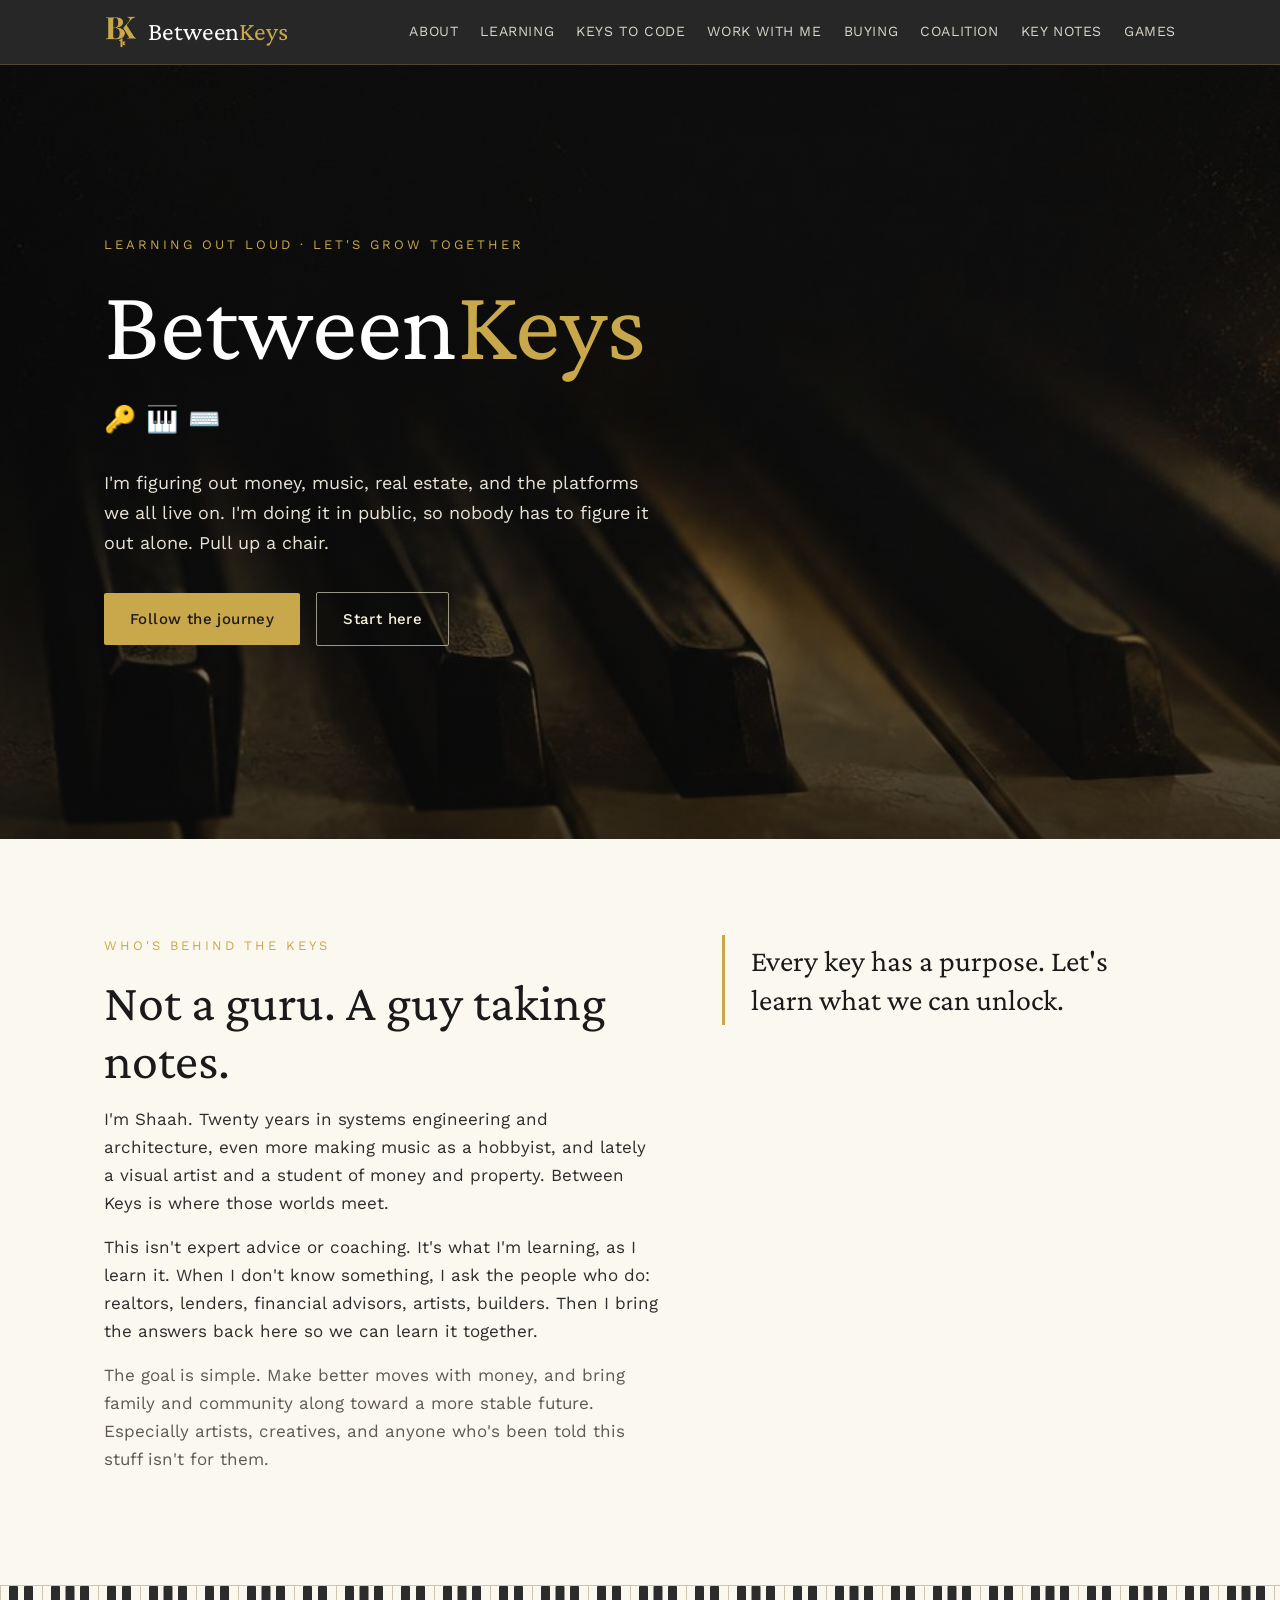
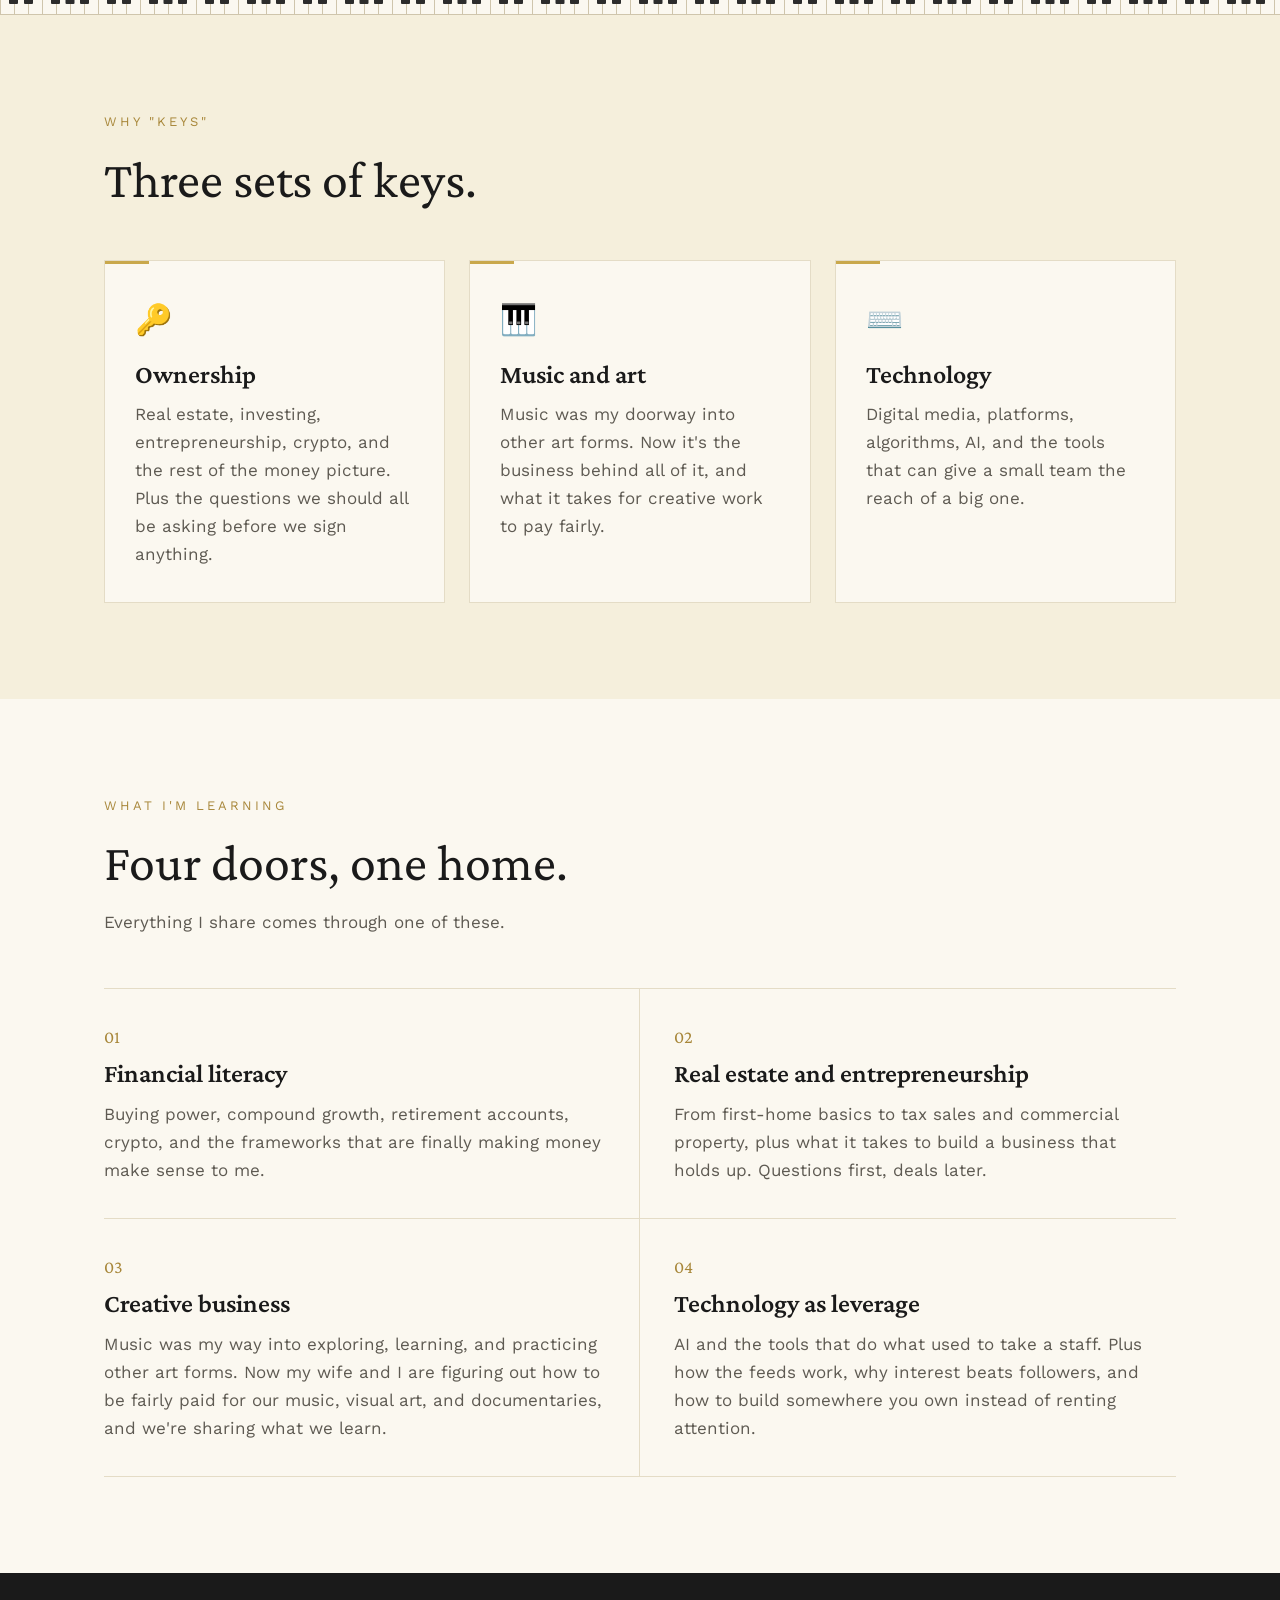
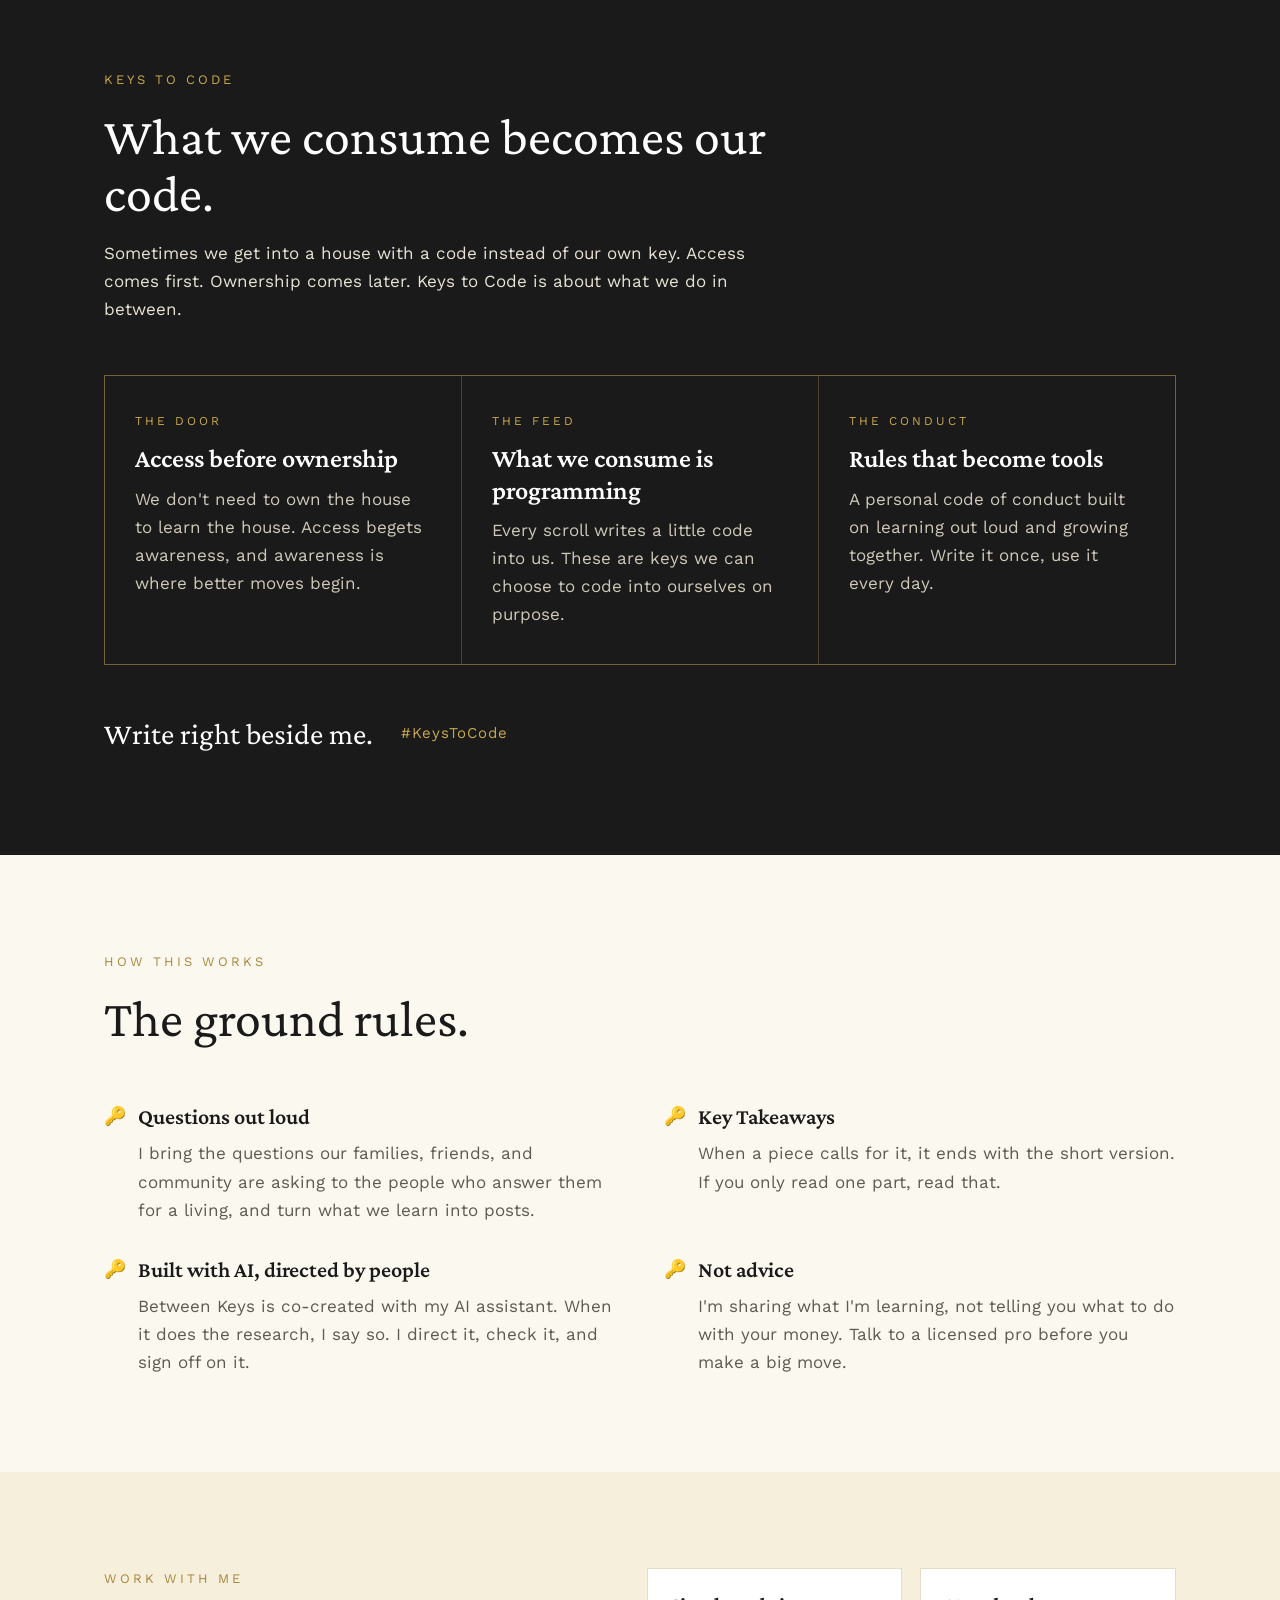
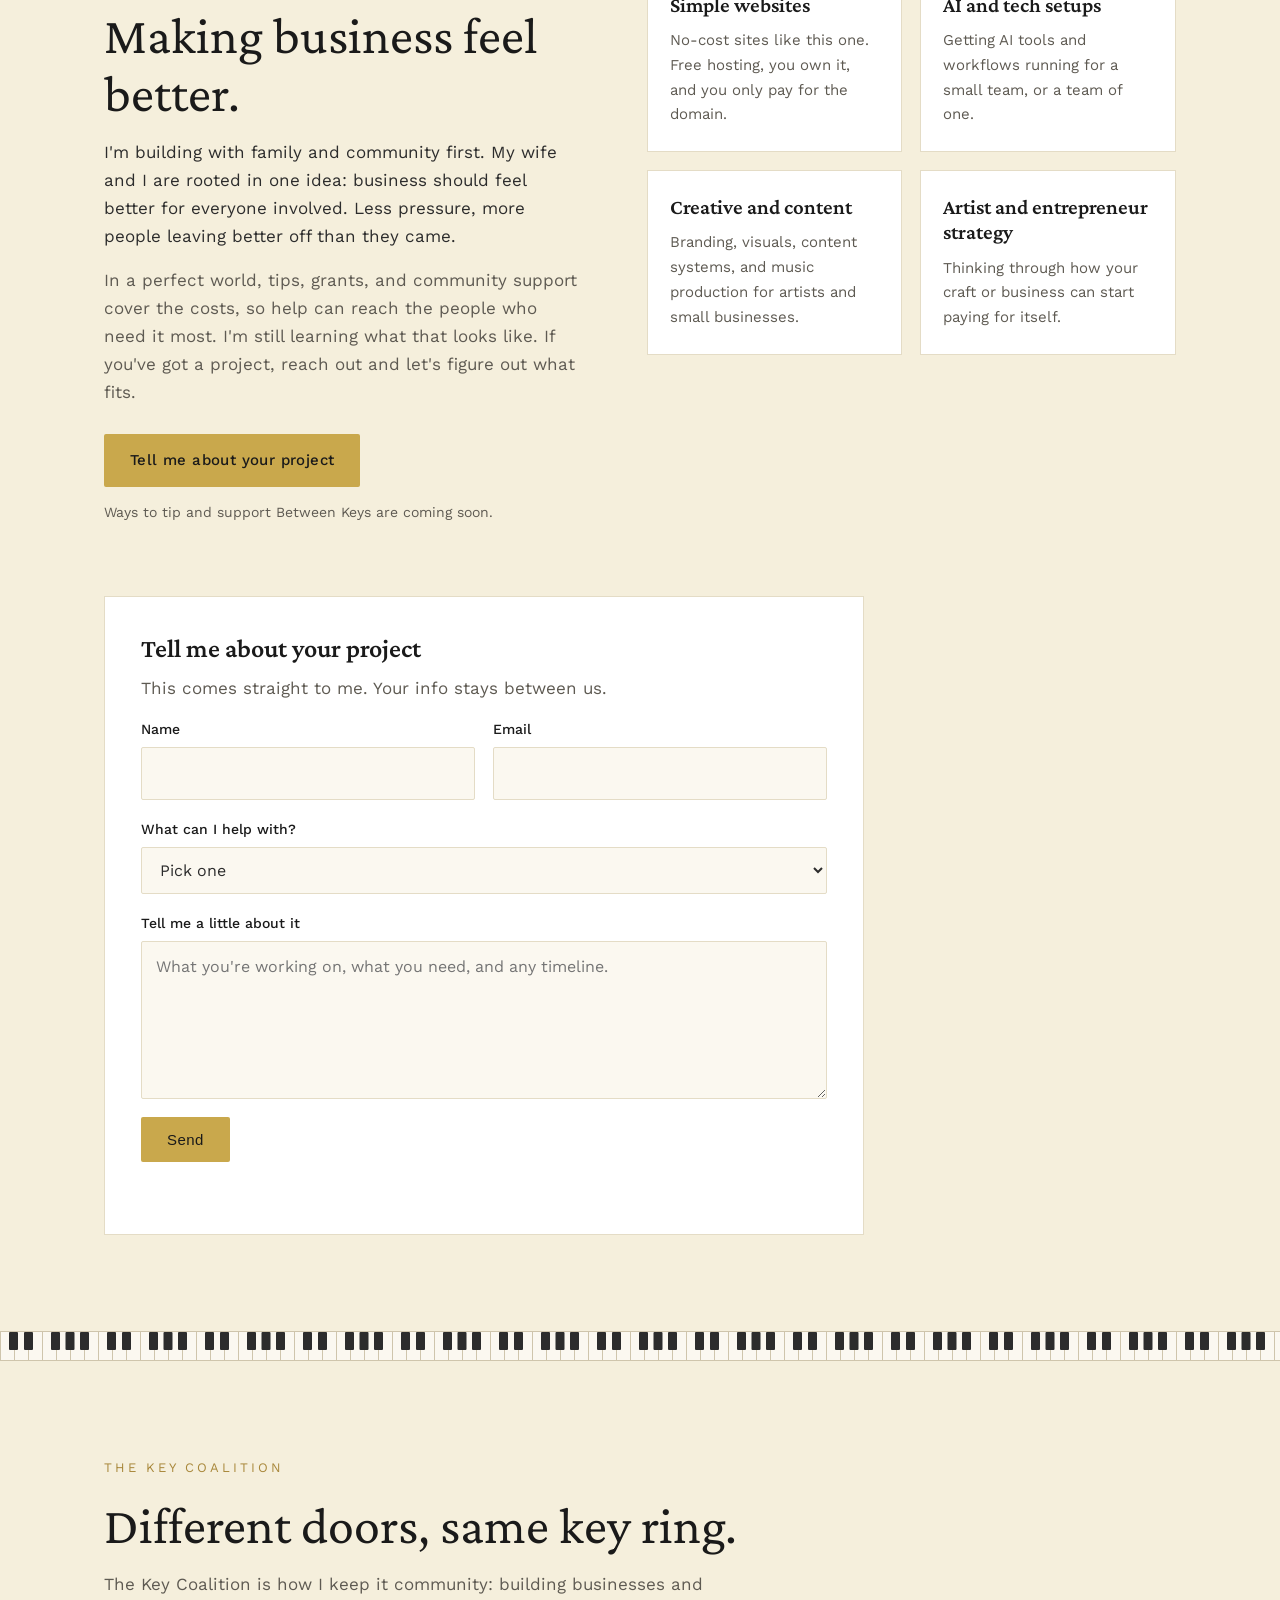
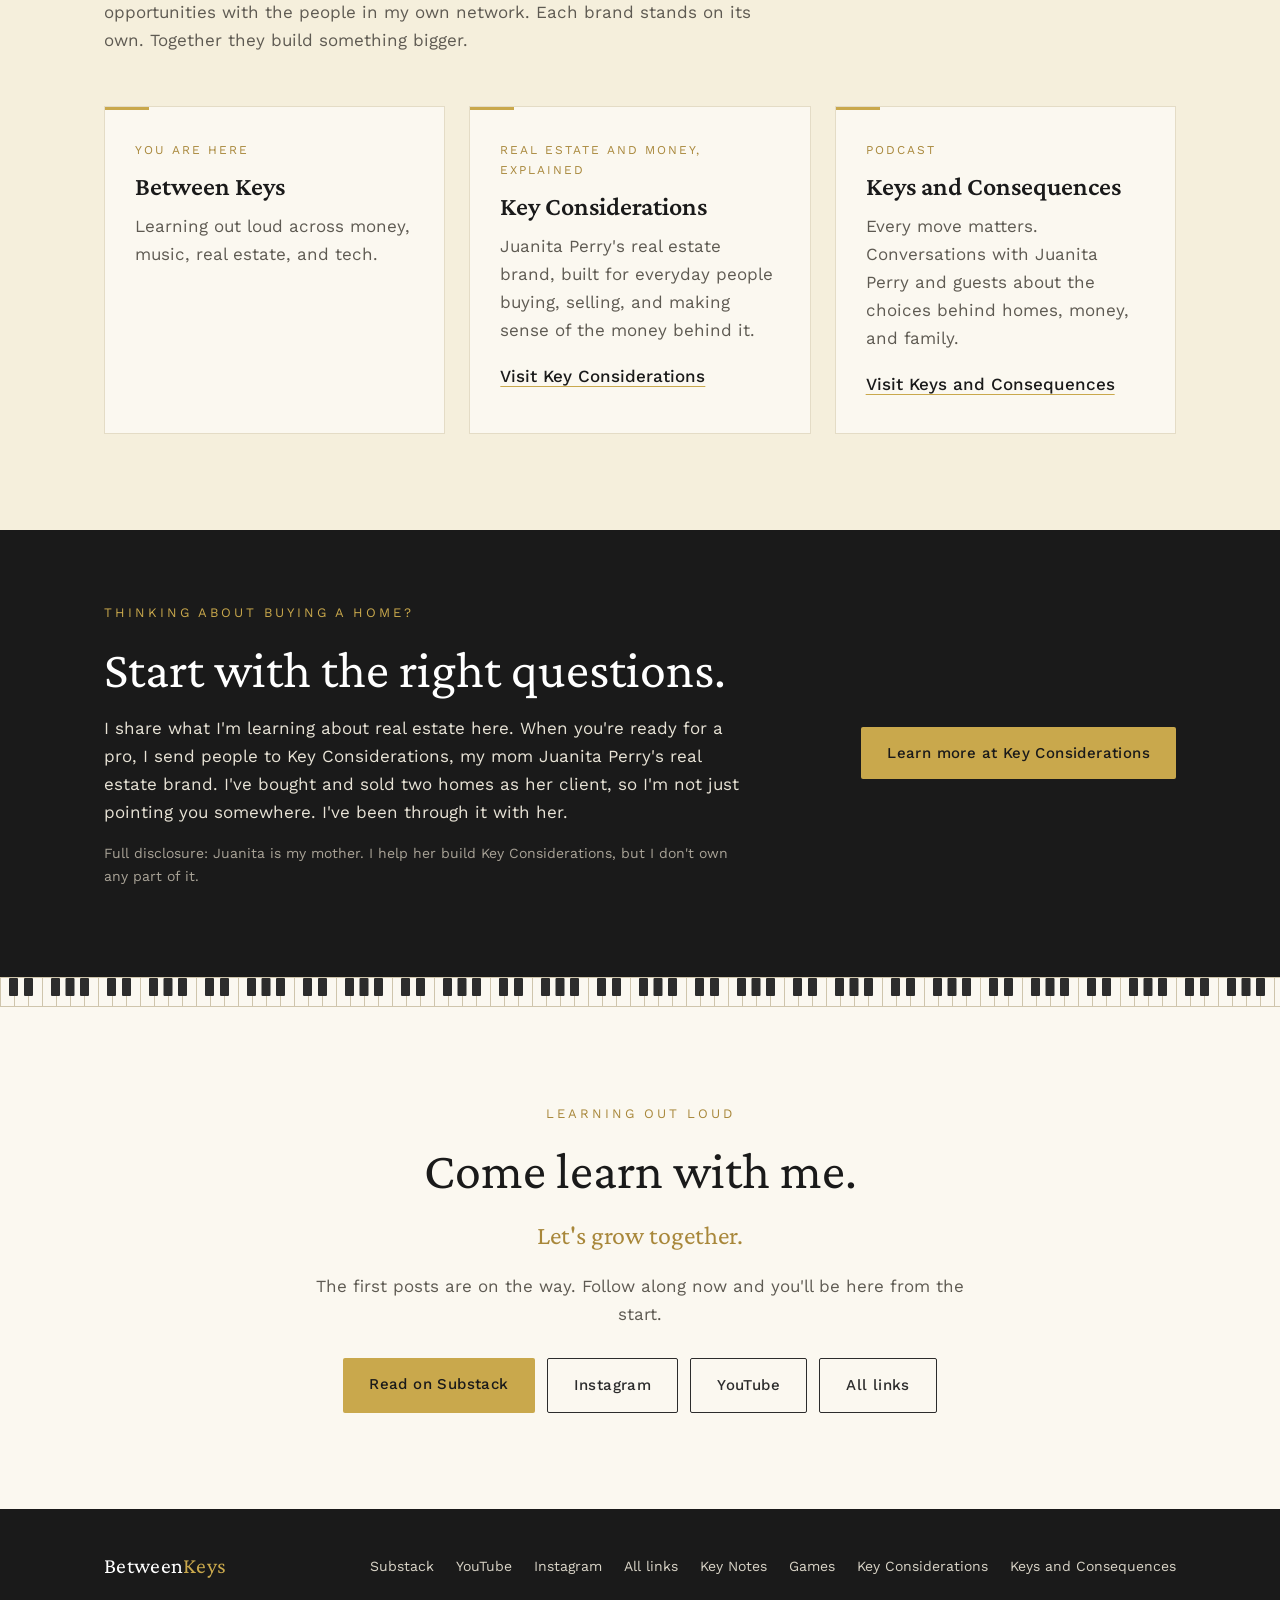
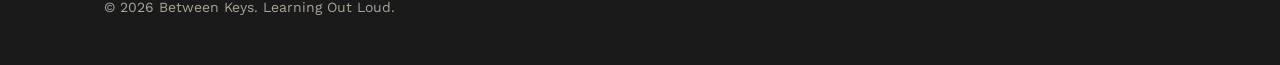
<file: index.html>
<!doctype html>
<html lang="en">
<head>
  <meta charset="utf-8">
  <meta name="viewport" content="width=device-width, initial-scale=1">
  <title>Between Keys | Learning Out Loud · Let's Grow Together</title>
  <meta name="description" content="Between Keys is Shaah Johnson learning out loud about money, music, real estate, and the platforms we live on, and sharing the keys as he finds them.">
  <link rel="canonical" href="https://betweenkeys.org/">

  <meta property="og:type" content="website">
  <meta property="og:url" content="https://betweenkeys.org/">
  <meta property="og:title" content="Between Keys">
  <meta property="og:description" content="Learning Out Loud · Let's Grow Together">
  <meta property="og:image" content="https://betweenkeys.org/assets/og-image.jpg">
  <meta name="twitter:card" content="summary_large_image">

  <link rel="icon" href="/favicon.ico" sizes="any">
  <link rel="icon" type="image/png" href="/assets/favicon-32.png" sizes="32x32">
  <link rel="apple-touch-icon" href="/assets/apple-touch-icon.png">
  <meta name="theme-color" content="#1A1A1A">

  <link rel="preconnect" href="https://fonts.googleapis.com">
  <link rel="preconnect" href="https://fonts.gstatic.com" crossorigin>
  <link href="https://fonts.googleapis.com/css2?family=Crimson+Pro:ital,wght@0,400;0,600;1,400&family=Work+Sans:wght@400;500&display=swap" rel="stylesheet">
  <link rel="stylesheet" href="/styles.css">
</head>
<body>

<header class="site-header">
  <div class="wrap">
    <a class="brand" href="#top" aria-label="Between Keys home">
      <img src="/assets/bk-mark-gold.png" alt="" width="34" height="34">
      <span class="wordmark">Between<span>Keys</span></span>
    </a>
    <nav class="nav" aria-label="Main">
      <a class="nav-sec" href="#about">About</a>
      <a class="nav-sec" href="#learning">Learning</a>
      <a class="nav-sec" href="#keys-to-code">Keys to Code</a>
      <a class="nav-sec" href="#work">Work With Me</a>
      <a class="nav-sec" href="#buying">Buying</a>
      <a class="nav-sec" href="#coalition">Coalition</a>
      <a href="/key-notes/">Key Notes</a>
      <a class="nav-games" href="/games/">Games</a>
    </nav>
  </div>
</header>

<main id="top">

  <section class="hero" aria-labelledby="hero-title">
    <div class="wrap">
      <p class="eyebrow">Learning Out Loud · Let's Grow Together</p>
      <h1 id="hero-title">Between<span>Keys</span></h1>
      <p class="emoji-keys" aria-label="Real estate, music, and tech">🔑🎹⌨️</p>
      <p class="lede">I'm figuring out money, music, real estate, and the platforms we all live on. I'm doing it in public, so nobody has to figure it out alone. Pull up a chair.</p>
      <a class="btn btn-gold" href="https://linktr.ee/betweenkeys" target="_blank" rel="noopener">Follow the journey</a>
      <a class="btn btn-ghost" href="#about">Start here</a>
    </div>
  </section>

  <section id="about" aria-labelledby="about-title">
    <div class="wrap about-grid">
      <div>
        <p class="eyebrow">Who's behind the keys</p>
        <h2 id="about-title">Not a guru. A guy taking notes.</h2>
        <p>I'm Shaah. Twenty years in systems engineering and architecture, even more making music as a hobbyist, and lately a visual artist and a student of money and property. Between Keys is where those worlds meet.</p>
        <p>This isn't expert advice or coaching. It's what I'm learning, as I learn it. When I don't know something, I ask the people who do: realtors, lenders, financial advisors, artists, builders. Then I bring the answers back here so we can learn it together.</p>
        <p class="muted">The goal is simple. Make better moves with money, and bring family and community along toward a more stable future. Especially artists, creatives, and anyone who's been told this stuff isn't for them.</p>
      </div>
      <blockquote class="pullquote">Every key has a purpose. Let's learn what we can unlock.</blockquote>
    </div>
  </section>

  <div class="keys-rule" aria-hidden="true"></div>

  <section class="three-keys" aria-labelledby="keys-title">
    <div class="wrap">
      <div class="section-head">
        <p class="eyebrow">Why "Keys"</p>
        <h2 id="keys-title">Three sets of keys.</h2>
      </div>
      <div class="cards">
        <article class="card">
          <div class="icon" aria-hidden="true">🔑</div>
          <h3>Ownership</h3>
          <p>Real estate, investing, entrepreneurship, crypto, and the rest of the money picture. Plus the questions we should all be asking before we sign anything.</p>
        </article>
        <article class="card">
          <div class="icon" aria-hidden="true">🎹</div>
          <h3>Music and art</h3>
          <p>Music was my doorway into other art forms. Now it's the business behind all of it, and what it takes for creative work to pay fairly.</p>
        </article>
        <article class="card">
          <div class="icon" aria-hidden="true">⌨️</div>
          <h3>Technology</h3>
          <p>Digital media, platforms, algorithms, AI, and the tools that can give a small team the reach of a big one.</p>
        </article>
      </div>
    </div>
  </section>

  <section id="learning" aria-labelledby="learning-title">
    <div class="wrap">
      <div class="section-head">
        <p class="eyebrow">What I'm learning</p>
        <h2 id="learning-title">Four doors, one home.</h2>
        <p class="muted">Everything I share comes through one of these.</p>
      </div>
      <div class="pillars">
        <div class="pillar">
          <div class="num">01</div>
          <h3>Financial literacy</h3>
          <p>Buying power, compound growth, retirement accounts, crypto, and the frameworks that are finally making money make sense to me.</p>
        </div>
        <div class="pillar">
          <div class="num">02</div>
          <h3>Real estate and entrepreneurship</h3>
          <p>From first-home basics to tax sales and commercial property, plus what it takes to build a business that holds up. Questions first, deals later.</p>
        </div>
        <div class="pillar">
          <div class="num">03</div>
          <h3>Creative business</h3>
          <p>Music was my way into exploring, learning, and practicing other art forms. Now my wife and I are figuring out how to be fairly paid for our music, visual art, and documentaries, and we're sharing what we learn.</p>
        </div>
        <div class="pillar">
          <div class="num">04</div>
          <h3>Technology as leverage</h3>
          <p>AI and the tools that do what used to take a staff. Plus how the feeds work, why interest beats followers, and how to build somewhere you own instead of renting attention.</p>
        </div>
      </div>
    </div>
  </section>

  <section id="keys-to-code" class="ktc" aria-labelledby="ktc-title">
    <div class="wrap">
      <div class="section-head">
        <p class="eyebrow">Keys to Code</p>
        <h2 id="ktc-title">What we consume becomes our code.</h2>
        <p>Sometimes we get into a house with a code instead of our own key. Access comes first. Ownership comes later. Keys to Code is about what we do in between.</p>
      </div>
      <div class="ktc-grid">
        <div class="ktc-item">
          <div class="label">The door</div>
          <h3>Access before ownership</h3>
          <p>We don't need to own the house to learn the house. Access begets awareness, and awareness is where better moves begin.</p>
        </div>
        <div class="ktc-item">
          <div class="label">The feed</div>
          <h3>What we consume is programming</h3>
          <p>Every scroll writes a little code into us. These are keys we can choose to code into ourselves on purpose.</p>
        </div>
        <div class="ktc-item">
          <div class="label">The conduct</div>
          <h3>Rules that become tools</h3>
          <p>A personal code of conduct built on learning out loud and growing together. Write it once, use it every day.</p>
        </div>
      </div>
      <div class="ktc-cta">
        <span class="line">Write right beside me.</span>
        <span class="hashtag">#KeysToCode</span>
      </div>
    </div>
  </section>

  <section aria-labelledby="how-title">
    <div class="wrap">
      <div class="section-head">
        <p class="eyebrow">How this works</p>
        <h2 id="how-title">The ground rules.</h2>
      </div>
      <ul class="how-list">
        <li><strong>Questions out loud</strong><span>I bring the questions our families, friends, and community are asking to the people who answer them for a living, and turn what we learn into posts.</span></li>
        <li><strong>Key Takeaways</strong><span>When a piece calls for it, it ends with the short version. If you only read one part, read that.</span></li>
        <li><strong>Built with AI, directed by people</strong><span>Between Keys is co-created with my AI assistant. When it does the research, I say so. I direct it, check it, and sign off on it.</span></li>
        <li><strong>Not advice</strong><span>I'm sharing what I'm learning, not telling you what to do with your money. Talk to a licensed pro before you make a big move.</span></li>
      </ul>
    </div>
  </section>

  <section id="work" class="three-keys" aria-labelledby="work-title">
    <div class="wrap work-grid">
      <div>
        <p class="eyebrow" style="color:var(--gold-deep)">Work with me</p>
        <h2 id="work-title">Making business feel better.</h2>
        <p>I'm building with family and community first. My wife and I are rooted in one idea: business should feel better for everyone involved. Less pressure, more people leaving better off than they came.</p>
        <p class="muted">In a perfect world, tips, grants, and community support cover the costs, so help can reach the people who need it most. I'm still learning what that looks like. If you've got a project, reach out and let's figure out what fits.</p>
        <div class="work-cta">
          <a class="btn btn-gold" href="#request">Tell me about your project</a>
          <p class="small-note">Ways to tip and support Between Keys are coming soon.</p>
        </div>
      </div>
      <div class="services">
        <div class="service">
          <h3>Simple websites</h3>
          <p>No-cost sites like this one. Free hosting, you own it, and you only pay for the domain.</p>
        </div>
        <div class="service">
          <h3>AI and tech setups</h3>
          <p>Getting AI tools and workflows running for a small team, or a team of one.</p>
        </div>
        <div class="service">
          <h3>Creative and content</h3>
          <p>Branding, visuals, content systems, and music production for artists and small businesses.</p>
        </div>
        <div class="service">
          <h3>Artist and entrepreneur strategy</h3>
          <p>Thinking through how your craft or business can start paying for itself.</p>
        </div>
      </div>
    </div>
    <div class="wrap">
      <form id="request" class="request-form" action="https://api.web3forms.com/submit" method="POST">
        <h3>Tell me about your project</h3>
        <p class="muted">This comes straight to me. Your info stays between us.</p>
        <input type="hidden" name="access_key" value="71411d8d-466c-4510-90e4-8756c04c6a2d">
        <input type="hidden" name="subject" value="New request from Between Keys">
        <input type="hidden" name="from_name" value="Between Keys website">
        <input type="checkbox" name="botcheck" class="hp" tabindex="-1" autocomplete="off" aria-hidden="true">
        <div class="field-row">
          <label>Name<input type="text" name="name" required autocomplete="name"></label>
          <label>Email<input type="email" name="email" required autocomplete="email"></label>
        </div>
        <label>What can I help with?
          <select name="request_type" required>
            <option value="" disabled selected>Pick one</option>
            <option>Simple website</option>
            <option>AI and tech setup</option>
            <option>Creative and content</option>
            <option>Artist and entrepreneur strategy</option>
            <option>Podcast or collaboration idea</option>
            <option>Just a question</option>
            <option>Something else</option>
          </select>
        </label>
        <label>Tell me a little about it<textarea name="message" rows="5" required placeholder="What you're working on, what you need, and any timeline."></textarea></label>
        <button type="submit" class="btn btn-gold">Send</button>
        <p class="form-status" role="status" aria-live="polite"></p>
      </form>
    </div>
  </section>

  <div class="keys-rule" aria-hidden="true"></div>

  <section id="coalition" class="coalition" aria-labelledby="coalition-title">
    <div class="wrap">
      <div class="section-head">
        <p class="eyebrow">The Key Coalition</p>
        <h2 id="coalition-title">Different doors, same key ring.</h2>
        <p class="muted">The Key Coalition is how I keep it community: building businesses and opportunities with the people in my own network. Each brand stands on its own. Together they build something bigger.</p>
      </div>
      <div class="coalition-grid">
        <article class="card">
          <div class="tag">You are here</div>
          <h3>Between Keys</h3>
          <p class="muted">Learning out loud across money, music, real estate, and tech.</p>
        </article>
        <article class="card">
          <div class="tag">Real estate and money, explained</div>
          <h3>Key Considerations</h3>
          <p class="muted">Juanita Perry's real estate brand, built for everyday people buying, selling, and making sense of the money behind it.</p>
          <a class="more" href="https://keyconsiderations.org" target="_blank" rel="noopener">Visit Key Considerations</a>
        </article>
        <article class="card">
          <div class="tag">Podcast</div>
          <h3>Keys and Consequences</h3>
          <p class="muted">Every move matters. Conversations with Juanita Perry and guests about the choices behind homes, money, and family.</p>
          <a class="more" href="https://keysandconsequences.com" target="_blank" rel="noopener">Visit Keys and Consequences</a>
        </article>
      </div>
    </div>
  </section>

  <section id="buying" class="homebuy" aria-labelledby="buying-title">
    <div class="wrap homebuy-inner">
      <div>
        <p class="eyebrow">Thinking about buying a home?</p>
        <h2 id="buying-title">Start with the right questions.</h2>
        <p>I share what I'm learning about real estate here. When you're ready for a pro, I send people to Key Considerations, my mom Juanita Perry's real estate brand. I've bought and sold two homes as her client, so I'm not just pointing you somewhere. I've been through it with her.</p>
        <p class="small-note">Full disclosure: Juanita is my mother. I help her build Key Considerations, but I don't own any part of it.</p>
      </div>
      <a class="btn btn-gold" href="https://keyconsiderations.org" target="_blank" rel="noopener">Learn more at Key Considerations</a>
    </div>
  </section>

  <div class="keys-rule" aria-hidden="true"></div>

  <section id="follow" class="follow" aria-labelledby="follow-title">
    <div class="wrap">
      <div class="section-head">
        <p class="eyebrow">Learning out loud</p>
        <h2 id="follow-title">Come learn with me.</h2>
        <p class="sub">Let's grow together.</p>
        <p class="muted">The first posts are on the way. Follow along now and you'll be here from the start.</p>
      </div>
      <div class="follow-buttons">
        <a class="btn btn-gold" href="https://substack.com/@betweenkeys" target="_blank" rel="noopener">Read on Substack</a>
        <a class="btn btn-outline" href="https://www.instagram.com/betweenkeystofree/" target="_blank" rel="noopener">Instagram</a>
        <a class="btn btn-outline" href="https://www.youtube.com/@BetweenKeys" target="_blank" rel="noopener">YouTube</a>
        <a class="btn btn-outline" href="https://linktr.ee/betweenkeys" target="_blank" rel="noopener">All links</a>
      </div>
    </div>
  </section>

</main>

<footer class="site-footer">
  <div class="wrap">
    <span class="wordmark">Between<span>Keys</span></span>
    <div class="footer-links">
      <a href="https://substack.com/@betweenkeys" target="_blank" rel="noopener">Substack</a>
      <a href="https://www.youtube.com/@BetweenKeys" target="_blank" rel="noopener">YouTube</a>
      <a href="https://www.instagram.com/betweenkeystofree/" target="_blank" rel="noopener">Instagram</a>
      <a href="https://linktr.ee/betweenkeys" target="_blank" rel="noopener">All links</a>
      <a href="/key-notes/">Key Notes</a>
      <a href="/games/">Games</a>
      <a href="https://keyconsiderations.org" target="_blank" rel="noopener">Key Considerations</a>
      <a href="https://keysandconsequences.com" target="_blank" rel="noopener">Keys and Consequences</a>
    </div>
    <span>© <span id="yr">2026</span> Between Keys. Learning Out Loud.</span>
  </div>
</footer>

<script>document.getElementById("yr").textContent = new Date().getFullYear();</script>
<script>
(function () {
  var form = document.getElementById("request");
  if (!form) return;
  var status = form.querySelector(".form-status");
  form.addEventListener("submit", function (e) {
    e.preventDefault();
    if (form.access_key.value.indexOf("YOUR_") === 0) {
      status.textContent = "This form isn't connected yet. Please reach out on Instagram for now.";
      return;
    }
    var btn = form.querySelector("button");
    btn.disabled = true; status.textContent = "Sending...";
    fetch(form.action, { method: "POST", headers: { "Accept": "application/json" }, body: new FormData(form) })
      .then(function (r) { return r.json(); })
      .then(function (d) {
        if (d.success) { form.reset(); status.textContent = "Got it. I'll be in touch soon."; }
        else { status.textContent = "Something went wrong. Please try again in a bit."; }
      })
      .catch(function () { status.textContent = "Something went wrong. Please try again in a bit."; })
      .finally(function () { btn.disabled = false; });
  });
})();
</script>
</body>
</html>
</file>
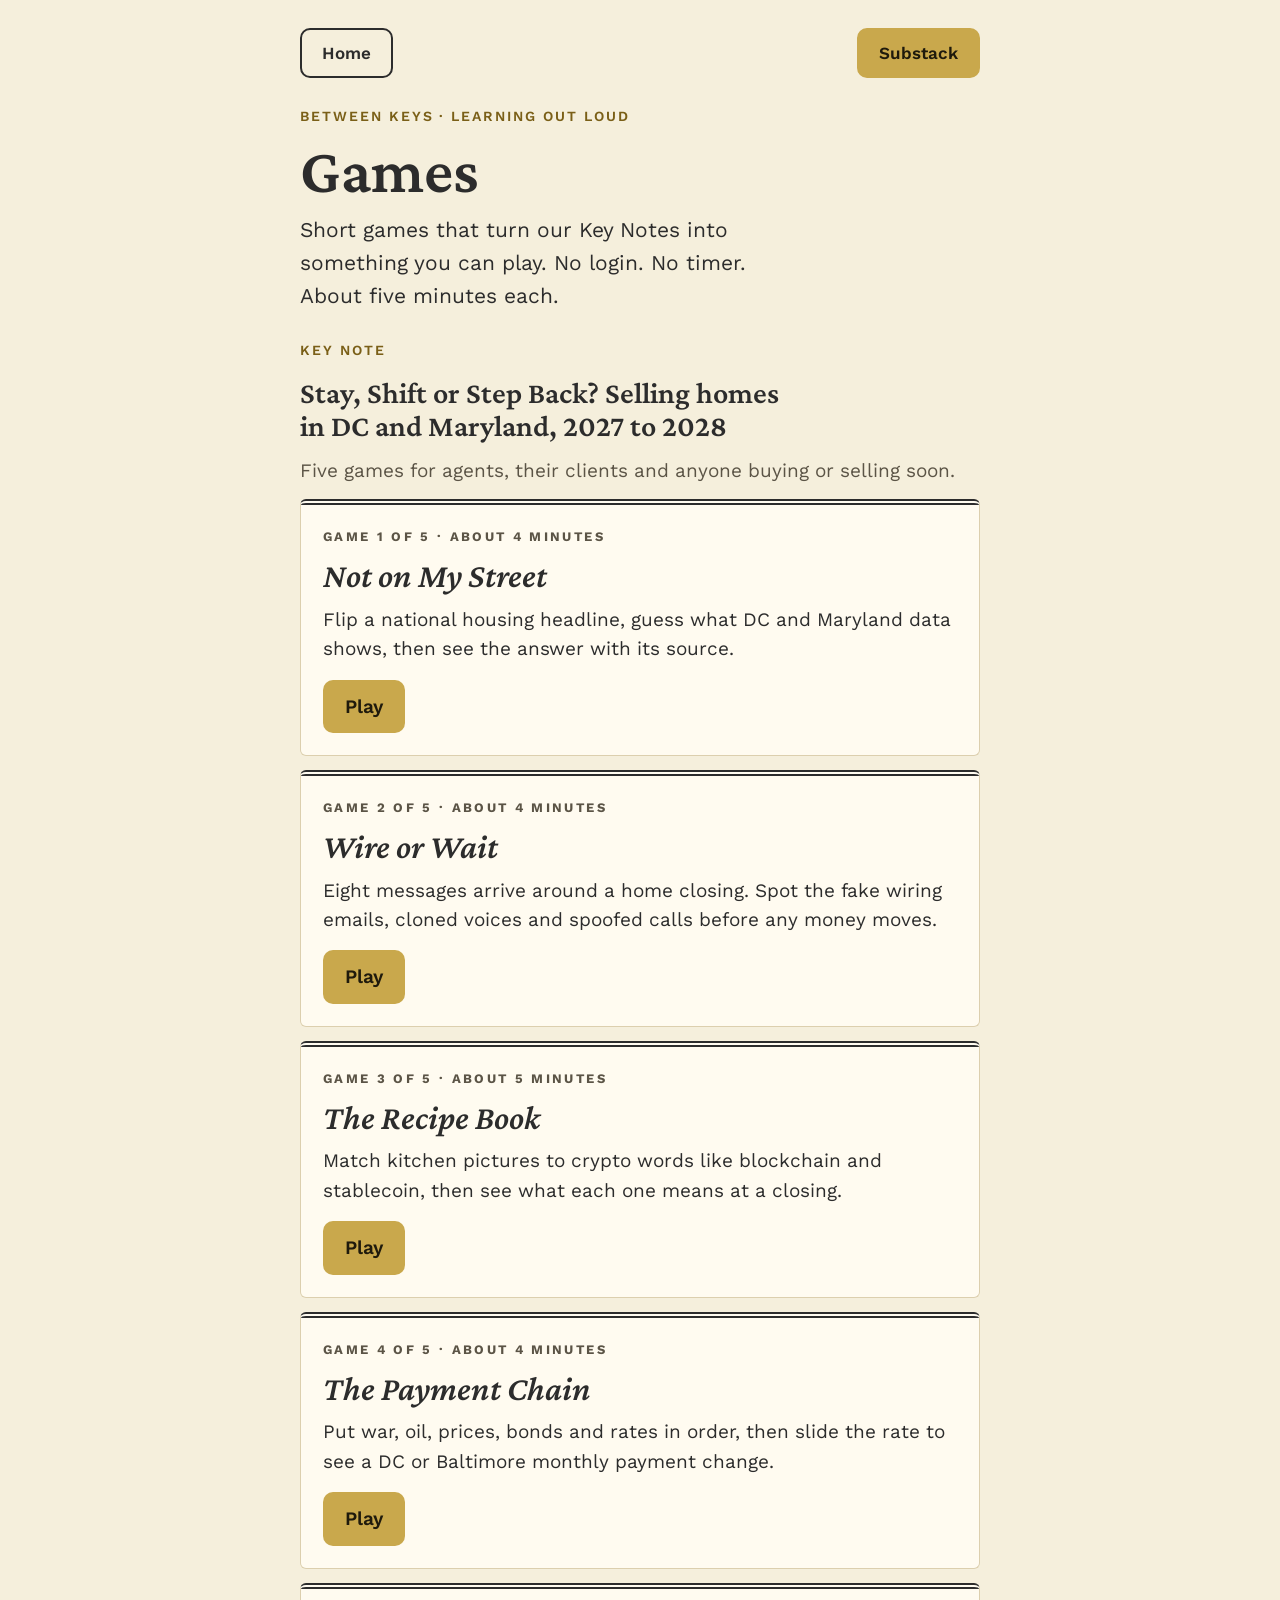
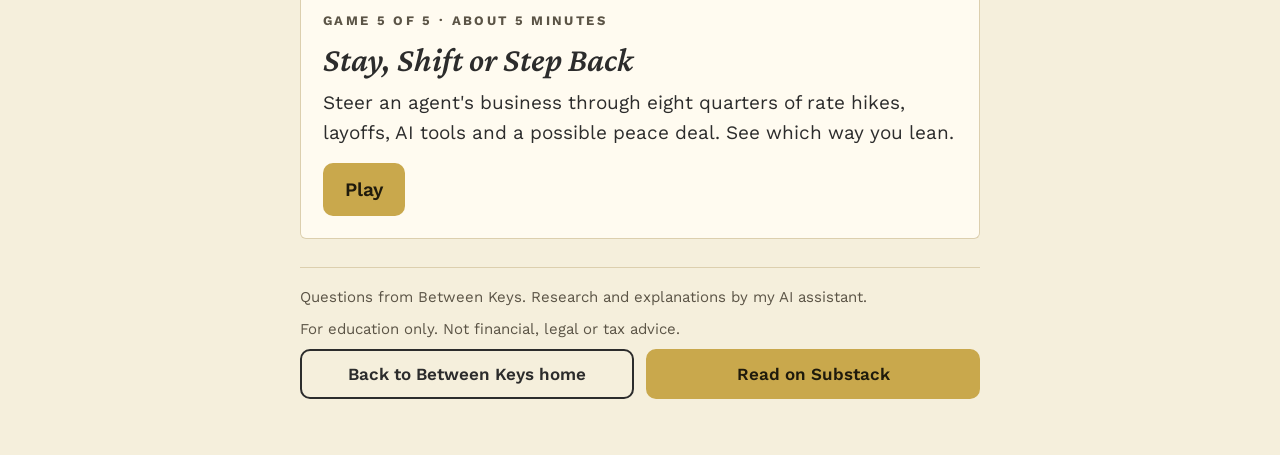
<file: games/index.html>
<!doctype html>
<html lang="en">
<head>
<meta charset="utf-8">
<meta name="viewport" content="width=device-width, initial-scale=1, viewport-fit=cover">
<title>Games | Learn by Playing | Between Keys</title>
<meta name="description" content="Short, free games that turn Between Keys Key Notes into something you can play. No login, no timer, about five minutes each. Built for DC and Maryland.">
<link rel="canonical" href="https://betweenkeys.org/games/">
<link rel="icon" type="image/png" href="assets/favicon.png">
<link rel="apple-touch-icon" href="assets/apple-touch-icon.png">
<meta name="theme-color" content="#2C2C2C">
<meta property="og:type" content="website">
<meta property="og:site_name" content="Between Keys">
<meta property="og:title" content="Between Keys Games">
<meta property="og:description" content="Short, free games that turn Between Keys Key Notes into something you can play. No login, no timer.">
<meta property="og:url" content="https://betweenkeys.org/games/">
<meta property="og:image" content="https://betweenkeys.org/games/not-on-my-street/social.png">
<meta name="twitter:card" content="summary_large_image">
<link rel="preconnect" href="https://fonts.googleapis.com">
<link rel="preconnect" href="https://fonts.gstatic.com" crossorigin>
<link rel="stylesheet" href="https://fonts.googleapis.com/css2?family=Crimson+Pro:ital,wght@0,600;0,700;1,600&family=Work+Sans:wght@400;500;600&display=swap">
<style>
/* Games hub: one column. Live games are cards you can tap; coming games are a quiet list. */
:root {
  --paper: #F5EFDC; --card: #FFFBF0; --ink: #2C2C2C; --muted: #5B5446; --rule: #DCCFAE;
  --gold: #C9A84C; --gold-ink: #7A5F17; --on-gold: #1F1A0C;
  --display: 'Crimson Pro', Georgia, 'Times New Roman', serif;
  --body: 'Work Sans', Arial, Helvetica, sans-serif;
  padding-top: env(safe-area-inset-top, 0px); padding-bottom: env(safe-area-inset-bottom, 0px);
}
@media (prefers-color-scheme: dark) { :root {
  --paper: #1E1C19; --card: #2A2723; --ink: #F5EFDC; --muted: #BDB39C; --rule: #45403A; --gold-ink: #DDBF6C; color-scheme: dark; } }
* { box-sizing: border-box; }
html { -webkit-text-size-adjust: 100%; }
body { margin: 0; background: var(--paper); color: var(--ink); font-family: var(--body); font-size: 19px; line-height: 1.55;
  padding-left: max(16px, env(safe-area-inset-left, 0px)); padding-right: max(16px, env(safe-area-inset-right, 0px)); padding-block: 28px 56px; }
.wrap { max-width: 680px; margin: 0 auto; display: flex; flex-direction: column; gap: 28px; }
h1, h2, h3 { font-family: var(--display); font-weight: 600; line-height: 1.1; margin: 0; text-wrap: balance; }
p { margin: 0; }
a { color: var(--gold-ink); text-underline-offset: 3px; }
:focus-visible { outline: 3px solid var(--gold); outline-offset: 3px; }
.kicker { font-size: 14px; font-weight: 600; letter-spacing: .14em; text-transform: uppercase; color: var(--gold-ink); }
header { display: flex; flex-direction: column; gap: 8px; }
header h1 { font-size: clamp(44px, 11vw, 64px); }
header p.lede { font-size: 21px; max-width: 36ch; }
section { display: flex; flex-direction: column; gap: 14px; }
section h2 { font-size: 30px; }
section > p { color: var(--muted); }
.game { display: flex; flex-direction: column; gap: 10px; background: var(--card); border: 1px solid var(--rule); border-top: 6px double var(--ink);
  border-radius: 6px; padding: 22px; text-decoration: none; color: var(--ink); }
.game:hover { border-color: var(--gold); }
.game .num { font-size: 13px; font-weight: 700; letter-spacing: .18em; text-transform: uppercase; color: var(--muted); }
.game h3 { font-size: 34px; font-style: italic; }
.game .play { align-self: flex-start; margin-top: 6px; background: var(--gold); color: var(--on-gold); font-weight: 600; border-radius: 10px; padding: 12px 22px; min-height: 52px; display: inline-flex; align-items: center; }
.soon { list-style: none; margin: 0; padding: 0; display: flex; flex-direction: column; }
.soon li { padding: 14px 0; border-top: 1px solid var(--rule); display: flex; flex-direction: column; gap: 2px; }
.soon li:last-child { border-bottom: 1px solid var(--rule); }
.soon b { font-family: var(--display); font-size: 24px; font-weight: 600; }
.soon span { color: var(--muted); font-size: 17px; }
.topbar { display: flex; justify-content: space-between; align-items: center; gap: 12px; }
.btn { display: inline-flex; align-items: center; justify-content: center; min-height: 48px; padding: 10px 20px; border-radius: 10px; border: 2px solid var(--ink); color: var(--ink); background: transparent; font-weight: 600; font-size: 17px; text-decoration: none; }
.btn.gold { background: var(--gold); border-color: var(--gold); color: var(--on-gold); }
.btn:hover { border-color: var(--gold); }
.btnrow { display: flex; flex-wrap: wrap; gap: 12px; }
.btnrow .btn { flex: 1 1 180px; }
.tag { font-size: 13px; font-weight: 700; letter-spacing: .14em; text-transform: uppercase; color: var(--muted); }
footer { display: flex; flex-direction: column; gap: 8px; font-size: 15px; color: var(--muted); border-top: 1px solid var(--rule); padding-top: 18px; }
</style>
</head>
<body>
<div class="wrap">
  <div class="topbar">
    <a class="btn" href="/">Home</a>
    <a class="btn gold" href="https://substack.com/@betweenkeys" target="_blank" rel="noopener">Substack</a>
  </div>

  <header>
    <p class="kicker">Between Keys · Learning Out Loud</p>
    <h1>Games</h1>
    <p class="lede">Short games that turn our Key Notes into something you can play. No login. No timer. About five minutes each.</p>
  </header>

  <section aria-labelledby="ssb">
    <p class="kicker">Key Note</p>
    <h2 id="ssb">Stay, Shift or Step Back? Selling homes in DC and Maryland, 2027 to 2028</h2>
    <p>Five games for agents, their clients and anyone buying or selling soon.</p>

    <a class="game" href="not-on-my-street/">
      <span class="num">Game 1 of 5 · About 4 minutes</span>
      <h3>Not on My Street</h3>
      <span>Flip a national housing headline, guess what DC and Maryland data shows, then see the answer with its source.</span>
      <span class="play">Play</span>
    </a>

    <a class="game" href="wire-or-wait/">
      <span class="num">Game 2 of 5 · About 4 minutes</span>
      <h3>Wire or Wait</h3>
      <span>Eight messages arrive around a home closing. Spot the fake wiring emails, cloned voices and spoofed calls before any money moves.</span>
      <span class="play">Play</span>
    </a>

    <a class="game" href="recipe-book/">
      <span class="num">Game 3 of 5 · About 5 minutes</span>
      <h3>The Recipe Book</h3>
      <span>Match kitchen pictures to crypto words like blockchain and stablecoin, then see what each one means at a closing.</span>
      <span class="play">Play</span>
    </a>

    <a class="game" href="payment-chain/">
      <span class="num">Game 4 of 5 · About 4 minutes</span>
      <h3>The Payment Chain</h3>
      <span>Put war, oil, prices, bonds and rates in order, then slide the rate to see a DC or Baltimore monthly payment change.</span>
      <span class="play">Play</span>
    </a>

    <a class="game" href="stay-shift-step-back/">
      <span class="num">Game 5 of 5 · About 5 minutes</span>
      <h3>Stay, Shift or Step Back</h3>
      <span>Steer an agent's business through eight quarters of rate hikes, layoffs, AI tools and a possible peace deal. See which way you lean.</span>
      <span class="play">Play</span>
    </a>
  </section>

  <footer>
    <p>Questions from Between Keys. Research and explanations by my AI assistant.</p>
    <p>For education only. Not financial, legal or tax advice.</p>
    <div class="btnrow"><a class="btn" href="/">Back to Between Keys home</a><a class="btn gold" href="https://substack.com/@betweenkeys" target="_blank" rel="noopener">Read on Substack</a></div>
  </footer>
</div>
</body>
</html>
</file>
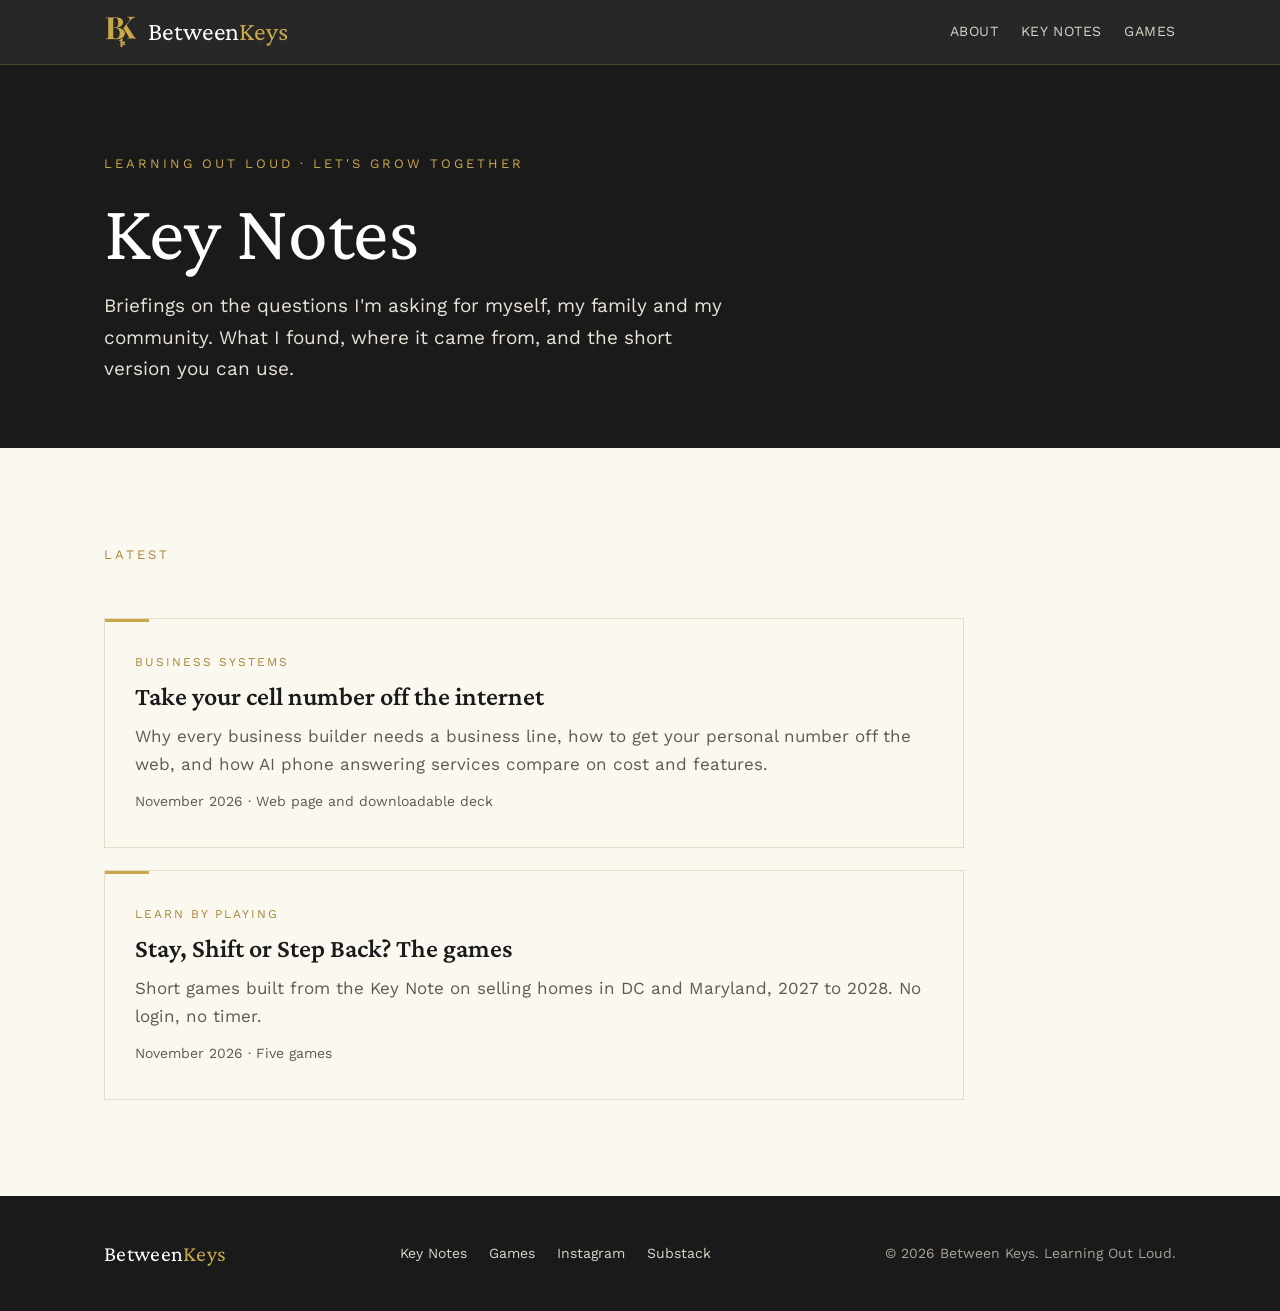
<file: key-notes/index.html>
<!doctype html>
<html lang="en">
<head>
  <meta charset="utf-8">
  <meta name="viewport" content="width=device-width, initial-scale=1">
  <title>Key Notes | Between Keys</title>
  <meta name="description" content="Key Notes are Between Keys briefings: the questions I'm asking, what I found, and the short version you can use.">
  <link rel="canonical" href="https://betweenkeys.org/key-notes/">
  <meta property="og:type" content="website">
  <meta property="og:site_name" content="Between Keys">
  <meta property="og:url" content="https://betweenkeys.org/key-notes/">
  <meta property="og:title" content="Between Keys Key Notes">
  <meta property="og:description" content="Briefings from Between Keys. Learning Out Loud · Let's Grow Together.">
  <meta property="og:image" content="https://betweenkeys.org/assets/og-image.jpg">
  <meta name="twitter:card" content="summary_large_image">
  <link rel="icon" href="/favicon.ico" sizes="any">
  <link rel="icon" type="image/png" href="/assets/favicon-32.png" sizes="32x32">
  <link rel="apple-touch-icon" href="/assets/apple-touch-icon.png">
  <meta name="theme-color" content="#1A1A1A">
  <link rel="preconnect" href="https://fonts.googleapis.com">
  <link rel="preconnect" href="https://fonts.gstatic.com" crossorigin>
  <link href="https://fonts.googleapis.com/css2?family=Crimson+Pro:ital,wght@0,400;0,600;1,400&family=Work+Sans:wght@400;500&display=swap" rel="stylesheet">
  <link rel="stylesheet" href="/styles.css">
  <style>
    .kn-hero { background: var(--ink); color: #e8e3d6; padding: 88px 0 64px; }
    .kn-hero h1 { font-family: var(--serif); font-weight: 400; font-size: clamp(44px, 7vw, 80px); line-height: 1; color: #fff; margin: 0 0 18px; }
    .kn-hero p.lede { font-size: 19px; max-width: 620px; margin: 0; }
    .notes { display: grid; gap: 22px; max-width: 860px; }
    a.note-card { display: block; text-decoration: none; }
    a.note-card:hover h3 { text-decoration: underline; text-decoration-color: var(--gold); text-underline-offset: 4px; }
    .note-card .tag { font-size: 12px; letter-spacing: 2px; text-transform: uppercase; color: var(--gold-deep); margin-bottom: 8px; }
    .note-card .when { font-size: 14px; color: var(--muted); margin-top: 12px; }
  </style>
</head>
<body>

<header class="site-header">
  <div class="wrap">
    <a class="brand" href="/" aria-label="Between Keys home">
      <img src="/assets/bk-mark-gold.png" alt="" width="34" height="34">
      <span class="wordmark">Between<span>Keys</span></span>
    </a>
    <nav class="nav" aria-label="Main">
      <a href="/#about">About</a>
      <a href="/key-notes/">Key Notes</a>
      <a class="nav-games" href="/games/">Games</a>
    </nav>
  </div>
</header>

<main>
  <div class="kn-hero">
    <div class="wrap">
      <p class="eyebrow">Learning Out Loud · Let's Grow Together</p>
      <h1>Key Notes</h1>
      <p class="lede">Briefings on the questions I'm asking for myself, my family and my community. What I found, where it came from, and the short version you can use.</p>
    </div>
  </div>

  <section aria-labelledby="latest">
    <div class="wrap">
      <div class="section-head"><p class="eyebrow" id="latest">Latest</p></div>
      <div class="notes">
        <a class="card note-card" href="/key-notes/business-line/">
          <div class="tag">Business systems</div>
          <h3>Take your cell number off the internet</h3>
          <p>Why every business builder needs a business line, how to get your personal number off the web, and how AI phone answering services compare on cost and features.</p>
          <p class="when">November 2026 · Web page and downloadable deck</p>
        </a>
        <a class="card note-card" href="/games/">
          <div class="tag">Learn by playing</div>
          <h3>Stay, Shift or Step Back? The games</h3>
          <p>Short games built from the Key Note on selling homes in DC and Maryland, 2027 to 2028. No login, no timer.</p>
          <p class="when">November 2026 · Five games</p>
        </a>
      </div>
    </div>
  </section>
</main>

<footer class="site-footer">
  <div class="wrap">
    <span class="wordmark">Between<span>Keys</span></span>
    <div class="footer-links">
      <a href="/key-notes/">Key Notes</a>
      <a href="/games/">Games</a>
      <a href="https://www.instagram.com/betweenkeystofree/" target="_blank" rel="noopener">Instagram</a>
      <a href="https://substack.com/@betweenkeys" target="_blank" rel="noopener">Substack</a>
    </div>
    <span>© <span id="yr">2026</span> Between Keys. Learning Out Loud.</span>
  </div>
</footer>
<script>document.getElementById("yr").textContent = new Date().getFullYear();</script>
</body>
</html>
</file>
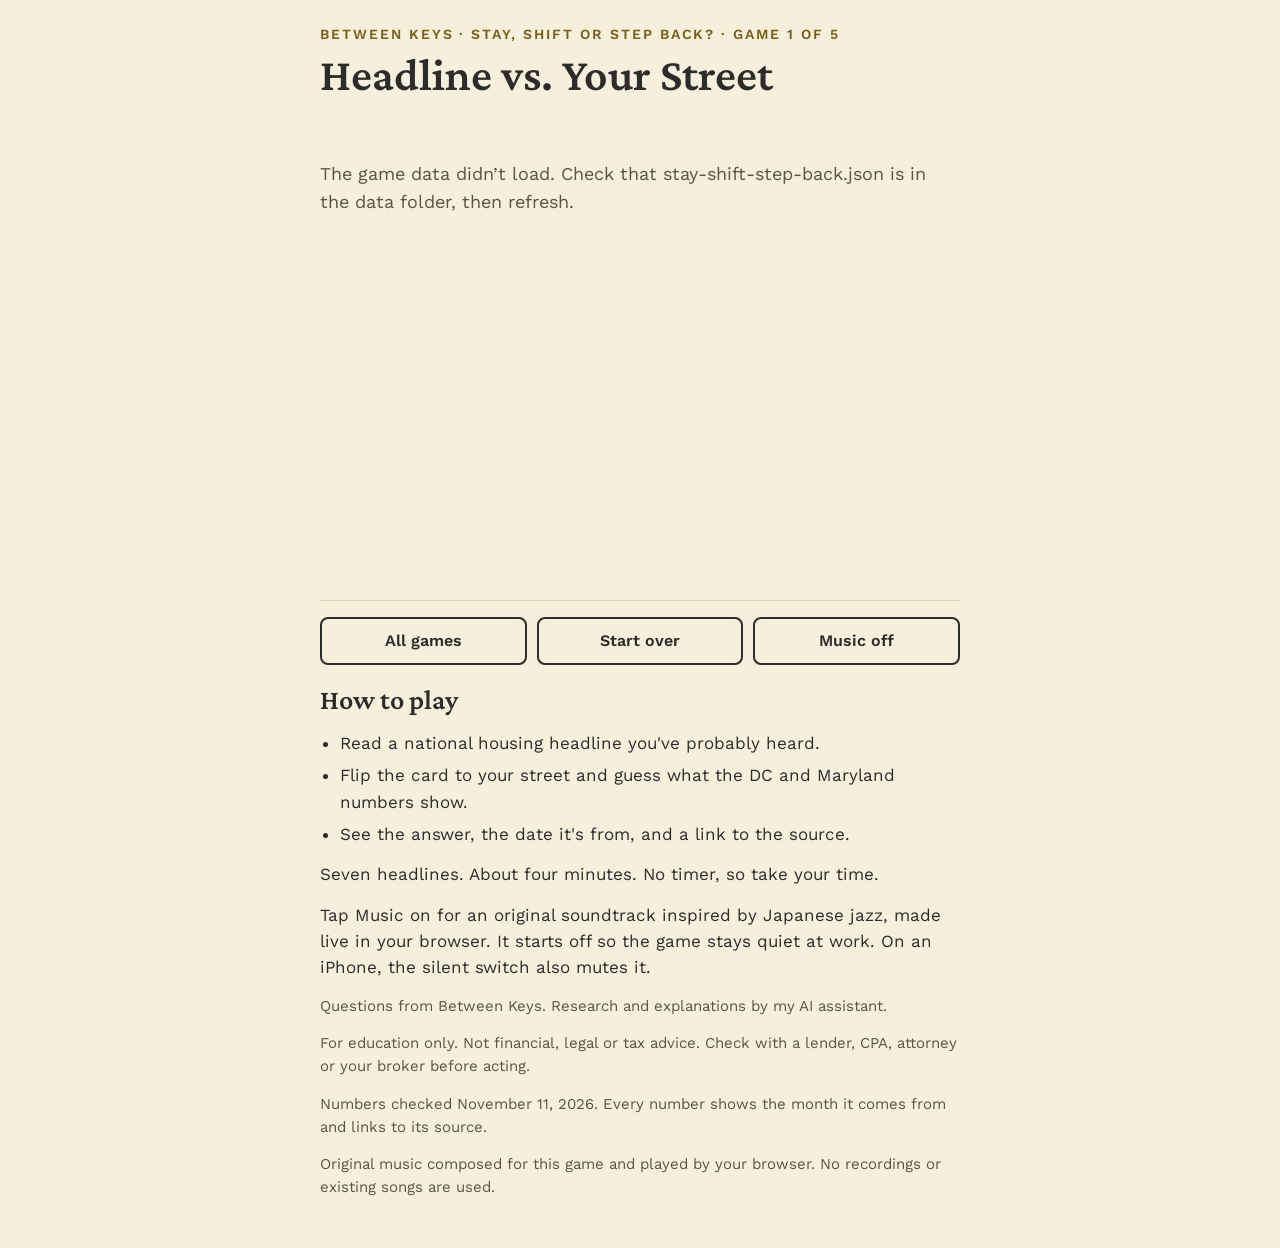
<file: games/headline-vs-street/index.html>
<!doctype html>
<html lang="en">
<head>
<meta charset="utf-8">
<meta name="viewport" content="width=device-width, initial-scale=1, viewport-fit=cover">
<title>Headline vs. Your Street | Check the News | Between Keys</title>
<meta name="description" content="Flip seven national housing headlines and check them against DC and Maryland data. Every answer is dated and sourced. About four minutes. Free to play.">
<link rel="canonical" href="https://betweenkeys.org/games/headline-vs-street/">
<link rel="icon" type="image/png" href="../assets/favicon.png">
<link rel="apple-touch-icon" href="../assets/apple-touch-icon.png">
<meta name="theme-color" content="#2C2C2C">
<meta property="og:type" content="website">
<meta property="og:site_name" content="Between Keys">
<meta property="og:title" content="Headline vs. Your Street">
<meta property="og:description" content="Flip seven national housing headlines and check them against DC and Maryland data. Every answer is dated and sourced. About four minutes. Free to play.">
<meta property="og:url" content="https://betweenkeys.org/games/headline-vs-street/">
<meta property="og:image" content="https://betweenkeys.org/games/headline-vs-street/social.png">
<meta property="og:image:width" content="1200">
<meta property="og:image:height" content="630">
<meta property="og:image:alt" content="Headline vs. Your Street, a Between Keys game">
<meta name="twitter:card" content="summary_large_image">
<link rel="preconnect" href="https://fonts.googleapis.com">
<link rel="preconnect" href="https://fonts.gstatic.com" crossorigin>
<link rel="stylesheet" href="https://fonts.googleapis.com/css2?family=Crimson+Pro:ital,wght@0,500;0,600;0,700;1,500;1,600&family=Work+Sans:wght@400;500;600;700&display=swap">
<style>
/* Layout: one 640px column. A newsprint headline card flips to a gold street-sign "your street" side. */
:root {
  --paper: #F5EFDC;      /* cream page */
  --card: #FFFBF0;       /* card stock */
  --ink: #2C2C2C;        /* charcoal */
  --muted: #5B5446;
  --rule: #DCCFAE;
  --gold: #C9A84C;       /* brand gold, fills and borders */
  --gold-ink: #7A5F17;   /* gold dark enough for text on cream */
  --on-gold: #1F1A0C;
  --good: #2D6A4C;
  --good-bg: #E3EFE6;
  --miss: #94392B;
  --miss-bg: #F6E3DD;
  --overlay: rgba(44,44,44,.55);
  --display: 'Crimson Pro', Georgia, 'Times New Roman', serif;
  --body: 'Work Sans', Arial, Helvetica, sans-serif;
}
@media (prefers-color-scheme: dark) { :root:not([data-theme="light"]) {
  --paper: #1E1C19; --card: #2A2723; --ink: #F5EFDC; --muted: #BDB39C; --rule: #45403A;
  --gold: #C9A84C; --gold-ink: #DDBF6C; --on-gold: #1F1A0C;
  --good: #8FD0AC; --good-bg: #213429; --miss: #EDA08E; --miss-bg: #3A2520; --overlay: rgba(0,0,0,.65);
  color-scheme: dark; } }
:root[data-theme="dark"] {
  --paper: #1E1C19; --card: #2A2723; --ink: #F5EFDC; --muted: #BDB39C; --rule: #45403A;
  --gold: #C9A84C; --gold-ink: #DDBF6C; --on-gold: #1F1A0C;
  --good: #8FD0AC; --good-bg: #213429; --miss: #EDA08E; --miss-bg: #3A2520; --overlay: rgba(0,0,0,.65);
  color-scheme: dark; }

* { box-sizing: border-box; }
:root { padding-top: env(safe-area-inset-top, 0px); padding-bottom: env(safe-area-inset-bottom, 0px); }
html { -webkit-text-size-adjust: 100%; }
img { max-width: 100%; }
[hidden] { display: none !important; }
body {
  margin: 0;
  background: var(--paper); color: var(--ink);
  font-family: var(--body); font-size: 19px; line-height: 1.55;
  padding-left: max(16px, env(safe-area-inset-left, 0px));
  padding-right: max(16px, env(safe-area-inset-right, 0px));
  padding-block: 24px 48px;
}
.wrap { max-width: 640px; margin: 0 auto; display: flex; flex-direction: column; gap: 20px; }
h1, h2, h3 { font-family: var(--display); font-weight: 600; line-height: 1.1; text-wrap: balance; margin: 0; }
p { margin: 0; }
a { color: var(--gold-ink); text-underline-offset: 3px; }
button { font: inherit; color: inherit; }
:focus-visible { outline: 3px solid var(--gold); outline-offset: 3px; }

/* Page header */
.pagehead { display: flex; flex-direction: column; gap: 4px; }
.kicker { font-size: 14px; font-weight: 600; letter-spacing: .14em; text-transform: uppercase; color: var(--gold-ink); }
.pagehead h1 { font-size: clamp(34px, 8vw, 46px); }

/* Stage */
.stage { min-height: 460px; }
.btn {
  min-height: 52px; padding: 12px 22px; border-radius: 10px; border: 2px solid var(--ink);
  background: var(--ink); color: var(--paper); font-size: 19px; font-weight: 600; cursor: pointer;
  display: inline-flex; align-items: center; justify-content: center; gap: 8px; text-decoration: none;
}
.btn.ghost { background: transparent; color: var(--ink); }
.btn.gold { background: var(--gold); border-color: var(--gold); color: var(--on-gold); }
.btn:hover { filter: brightness(1.08); }
.row { display: flex; flex-wrap: wrap; gap: 12px; }
.row .btn { flex: 1 1 160px; }

/* Title screen */
.title { display: flex; flex-direction: column; gap: 22px; padding-block: 8px; }
.presents { display: flex; align-items: center; gap: 12px; }
.mark { width: 52px; height: 52px; flex: none; background: var(--ink);
  -webkit-mask: url("[data-uri]") center / contain no-repeat; mask: url("[data-uri]") center / contain no-repeat; }
.presents span { font-size: 15px; font-weight: 600; letter-spacing: .16em; text-transform: uppercase; color: var(--muted); }
.title h2 { font-size: clamp(44px, 12vw, 64px); line-height: 1; }
.title h2 em { font-style: italic; color: var(--gold-ink); }
.title .lede { font-size: 21px; max-width: 34ch; }
.meta-line { font-size: 16px; color: var(--muted); }

/* Progress */
.progress { display: flex; align-items: center; justify-content: space-between; gap: 12px; margin-bottom: 14px; font-size: 16px; color: var(--muted); }
.dots { display: flex; gap: 6px; }
.dot { width: 12px; height: 12px; border-radius: 50%; border: 2px solid var(--rule); }
.dot.now { border-color: var(--gold); }
.dot.hit { background: var(--good); border-color: var(--good); }
.dot.miss { background: var(--miss); border-color: var(--miss); }

/* The card */
.card {
  background: var(--card); border: 1px solid var(--rule); border-radius: 6px;
  padding: 26px 24px 28px; display: flex; flex-direction: column; gap: 18px;
  transition: transform .28s ease-in, opacity .28s ease-in; transform-origin: center;
}
.card.turning { transform: perspective(900px) rotateY(90deg); opacity: .6; }
.front { border-top: 6px double var(--ink); }
.front .label { font-size: 13px; font-weight: 700; letter-spacing: .2em; text-transform: uppercase; color: var(--muted);
  display: flex; justify-content: space-between; border-bottom: 1px solid var(--rule); padding-bottom: 8px; }
.front .headline { font-size: clamp(36px, 9vw, 50px); font-weight: 700; font-style: italic; line-height: 1.04; }
.front .hint { font-size: 17px; color: var(--muted); }

.sign { align-self: flex-start; background: var(--gold); color: var(--on-gold); border-radius: 4px;
  padding: 6px 14px; font-weight: 700; font-size: 14px; letter-spacing: .16em; text-transform: uppercase;
  box-shadow: inset 0 0 0 2px var(--on-gold), inset 0 0 0 4px var(--gold); }
.back .was { font-family: var(--display); font-style: italic; font-size: 20px; color: var(--muted); }
.back .q { font-size: 22px; font-weight: 600; line-height: 1.35; }
.choices { display: flex; flex-direction: column; gap: 10px; }
.choice {
  min-height: 56px; text-align: left; padding: 12px 16px; border-radius: 10px; cursor: pointer;
  border: 2px solid var(--rule); background: var(--paper); font-size: 20px; font-weight: 500;
  display: flex; align-items: center; gap: 12px;
}
.choice:hover:not([disabled]) { border-color: var(--gold); }
.choice .tag { margin-left: auto; font-size: 15px; font-weight: 700; letter-spacing: .06em; text-transform: uppercase; }
.choice[disabled] { cursor: default; opacity: .7; }
.choice.right { border-color: var(--good); background: var(--good-bg); opacity: 1; }
.choice.right .tag { color: var(--good); }
.choice.wrong { border-color: var(--miss); background: var(--miss-bg); opacity: 1; }
.choice.wrong .tag { color: var(--miss); }

/* Reveal */
.reveal { display: flex; flex-direction: column; gap: 14px; border-top: 1px solid var(--rule); padding-top: 18px; }
.verdict { font-weight: 700; font-size: 18px; }
.verdict.ok { color: var(--good); } .verdict.no { color: var(--miss); }
.big { font-family: var(--display); font-size: clamp(52px, 14vw, 72px); font-weight: 700; line-height: 1; color: var(--gold-ink); font-variant-numeric: tabular-nums; }
.read, .math, .caution { font-size: 17px; padding: 12px 14px; border-radius: 8px; background: var(--paper); border-left: 4px solid var(--gold); }
.read b, .math b, .caution b { display: block; font-size: 13px; letter-spacing: .14em; text-transform: uppercase; color: var(--gold-ink); }
.src { font-size: 15px; color: var(--muted); display: flex; flex-direction: column; gap: 6px; }
.src ul { margin: 0; padding-left: 18px; }

/* Results */
.result { display: flex; flex-direction: column; gap: 18px; }
.score { font-family: var(--display); font-size: clamp(60px, 18vw, 88px); font-weight: 700; line-height: 1; }
.score small { font-size: .4em; color: var(--muted); font-weight: 500; }
.rank { font-family: var(--display); font-size: 30px; font-style: italic; color: var(--gold-ink); }
.keys { background: var(--card); border: 2px solid var(--gold); border-radius: 10px; padding: 22px; display: flex; flex-direction: column; gap: 12px; }
.keys h3 { font-size: 30px; }
.keys ol { margin: 0; padding-left: 22px; display: flex; flex-direction: column; gap: 8px; }
.sendit { font-family: var(--display); font-size: 26px; font-style: italic; }
.toast { font-size: 16px; color: var(--good); min-height: 1.4em; }

/* Nav bar (Arcade Kit pattern) */
.nav { display: flex; flex-wrap: wrap; gap: 10px; border-top: 1px solid var(--rule); padding-top: 16px; }
.nav button { flex: 1 1 140px; min-height: 48px; font-size: 16px; font-weight: 600; cursor: pointer;
  border-radius: 8px; border: 2px solid var(--ink); background: transparent; }
.nav button.confirm { background: var(--miss-bg); border-color: var(--miss); color: var(--miss); }

/* Info */
.info { display: flex; flex-direction: column; gap: 14px; font-size: 17px; }
.info h2 { font-size: 28px; }
.info ul { margin: 0; padding-left: 20px; display: flex; flex-direction: column; gap: 6px; }
.fine { font-size: 15px; color: var(--muted); }

/* Feedback card */
.scrim { position: fixed; inset: 0; background: var(--overlay); display: flex; align-items: flex-end; justify-content: center; z-index: 20;
  padding: 16px max(16px, env(safe-area-inset-right, 0px)) max(16px, env(safe-area-inset-bottom, 0px)) max(16px, env(safe-area-inset-left, 0px)); }
.fb { background: var(--card); color: var(--ink); border-radius: 12px; padding: 22px; width: 100%; max-width: 520px; display: flex; flex-direction: column; gap: 14px; }
.fb h3 { font-size: 26px; }
.stars { display: flex; gap: 6px; }
.stars button { width: 48px; height: 48px; font-size: 28px; border: 0; background: none; cursor: pointer; color: var(--rule); line-height: 1; }
.stars button.on { color: var(--gold); }
.fb label { font-size: 16px; font-weight: 600; display: flex; flex-direction: column; gap: 6px; }
.fb textarea, .fb input { font: inherit; font-size: 17px; padding: 10px 12px; border-radius: 8px; border: 2px solid var(--rule); background: var(--paper); color: var(--ink); width: 100%; }
.fb textarea { min-height: 90px; resize: vertical; }
.loading { font-size: 18px; color: var(--muted); padding: 40px 0; }

@media (prefers-reduced-motion: reduce) { .card { transition: none; } .card.turning { transform: none; opacity: 1; } }
</style>
</head>
<body>

<div class="wrap">
  <header class="pagehead">
    <p class="kicker">Between Keys · Stay, Shift or Step Back? · Game 1 of 5</p>
    <h1>Headline vs. Your Street</h1>
  </header>

  <main class="stage" id="stage" aria-live="polite"><p class="loading">Loading the latest numbers…</p></main>

  <nav class="nav" aria-label="Game">
    <button type="button" id="navGames">All games</button>
    <button type="button" id="navStart">Start over</button>
    <button type="button" id="navSound" aria-pressed="false">Music off</button>
  </nav>

  <section class="info">
    <h2>How to play</h2>
    <ul>
      <li>Read a national housing headline you've probably heard.</li>
      <li>Flip the card to your street and guess what the DC and Maryland numbers show.</li>
      <li>See the answer, the date it's from, and a link to the source.</li>
    </ul>
    <p>Seven headlines. About four minutes. No timer, so take your time.</p>
    <p>Tap Music on for an original soundtrack inspired by Japanese jazz, made live in your browser. It starts off so the game stays quiet at work. On an iPhone, the silent switch also mutes it.</p>
    <p class="fine" id="credit"></p>
    <p class="fine" id="disclaimer"></p>
    <p class="fine" id="dataNote"></p>
    <p class="fine">Original music composed for this game and played by your browser. No recordings or existing songs are used.</p>
  </section>
</div>

<script>
(function () {
  var GAME_ID = 'headline-vs-street';
  var GAME_VERSION = '1.0';
  var DATA_PATHS = ['../../data/stay-shift-step-back.json'];

  var D, G, meta, state = { i: -1, score: 0, results: [], phase: 'title' };
  var stage = document.getElementById('stage');
  var sound = false, audio = null;

  function esc(s) { return String(s).replace(/[&<>"']/g, function (c) { return { '&': '&amp;', '<': '&lt;', '>': '&gt;', '"': '&quot;', "'": '&#39;' }[c]; }); }
  function fill(s) {
    return esc(s || '').replace(/\{\{(\w+)\}\}/g, function (m, id) { return D.facts[id] ? esc(D.facts[id].display) : m; });
  }
  function store(k, v) { try { if (v === undefined) return localStorage.getItem(k); localStorage.setItem(k, v); } catch (e) { return null; } }

  /* ---------- Music: an original tune inspired by Japanese jazz, made in the browser ----------
     Electric piano, vibraphone, upright-style bass and brushed drums at 84 BPM with a light swing.
     The A section uses the IVmaj7, III7, vi7 movement common in Japanese city pop and jazz fusion.
     No recordings or existing songs are used. */
  var M = { ctx: null, master: null, bus: null, ep: null, vib: null, noise: null, timer: null, bar: 0, t: 0 };
  var BPM = 84, SPB = 60 / BPM;
  function mtof(m) { return 440 * Math.pow(2, (m - 69) / 12); }
  var CH = {
    Gmaj9: [59, 62, 66, 69], Fs7: [58, 64, 68, 73], Bm9: [62, 66, 69, 73], Am9: [60, 64, 67, 71], D9: [54, 60, 64, 69],
    Bm7: [57, 62, 66, 69], E9: [56, 62, 66, 71], Em9: [55, 59, 62, 66], A13: [61, 66, 67, 71], Dmaj9: [54, 57, 61, 64],
    Fsm7: [57, 61, 64, 68], B7: [57, 61, 63, 66], A7sus: [62, 64, 67, 71]
  };
  var SEC_A = [
    [[CH.Gmaj9, 43, 4]], [[CH.Fs7, 42, 4]], [[CH.Bm9, 47, 4]], [[CH.Am9, 45, 2], [CH.D9, 50, 2]],
    [[CH.Gmaj9, 43, 4]], [[CH.Fs7, 42, 4]], [[CH.Bm7, 47, 2], [CH.E9, 40, 2]], [[CH.Em9, 40, 2], [CH.A13, 45, 2]]
  ];
  var SEC_B = [
    [[CH.Dmaj9, 50, 4]], [[CH.Bm9, 47, 4]], [[CH.Em9, 40, 4]], [[CH.A13, 45, 4]],
    [[CH.Fsm7, 42, 2], [CH.B7, 47, 2]], [[CH.Em9, 40, 2], [CH.A7sus, 45, 2]], [[CH.Dmaj9, 50, 4]], [[CH.Am9, 45, 2], [CH.D9, 50, 2]]
  ];
  /* melody: [beat, midi, beats] per bar */
  var MEL_A = [
    [[0, 78, 1.5], [1.5, 76, .5], [2, 74, 1], [3, 71, 1]],
    [[.5, 70, .5], [1, 73, 1], [2, 76, 1.5]],
    [[0, 74, 2], [2.5, 73, .5], [3, 71, 1]],
    [[1, 76, .5], [1.5, 79, .5], [2, 78, 1], [3, 76, .5], [3.5, 74, .5]],
    [[0, 78, 1], [1, 81, 1], [2, 78, .5], [2.5, 76, 1.5]],
    [[0, 76, 1], [1, 73, .5], [1.5, 70, 1.5]],
    [[0, 71, 1], [1, 74, 1], [2, 80, 1], [3, 78, 1]],
    [[0, 79, .5], [.5, 78, .5], [1, 76, 1], [2, 73, 1.5]]
  ];
  var MEL_B = [
    [[0, 81, 1.5], [1.5, 78, .5], [2, 76, 2]],
    [[.5, 74, .5], [1, 73, .5], [1.5, 74, .5], [2, 78, 2]],
    [[0, 79, 1], [1, 78, .5], [1.5, 74, .5], [2, 71, 2]],
    [[0, 73, 1], [1, 76, 1], [2, 78, 1], [3, 81, 1]],
    [[0, 81, 1], [1, 80, 1], [2, 78, .5], [2.5, 75, 1.5]],
    [[0, 76, 1], [1, 79, 1], [2, 74, 1], [3, 76, .5]],
    [[0, 78, 2], [2, 76, .5], [2.5, 73, .5], [3, 74, 1]],
    [[1, 76, .5], [1.5, 72, .5], [2, 69, 1], [3, 66, 1]]
  ];
  /* song form: [chords, melody or null] */
  var FORM = [[SEC_A, null], [SEC_A, MEL_A], [SEC_B, MEL_B], [SEC_A, MEL_A], [SEC_B, null]];
  var BARS = FORM.length * 8;

  function sw(b) { var f = b % 1; return f > .4 && f < .6 ? b + .1 : b; } /* light swing on off-beats */

  function musicInit() {
    if (M.ctx) return;
    var Ctx = window.AudioContext || window.webkitAudioContext; if (!Ctx) return;
    var c = M.ctx = new Ctx();
    var comp = c.createDynamicsCompressor(); comp.threshold.value = -18; comp.ratio.value = 3;
    var warm = c.createBiquadFilter(); warm.type = 'lowpass'; warm.frequency.value = 7500;
    M.master = c.createGain(); M.master.gain.value = 0.55;
    M.master.connect(warm); warm.connect(comp); comp.connect(c.destination);
    var len = c.sampleRate * 1, buf = c.createBuffer(1, len, c.sampleRate), d = buf.getChannelData(0);
    for (var k = 0; k < len; k++) d[k] = Math.random() * 2 - 1;
    M.noise = buf;
    document.addEventListener('visibilitychange', function () {
      if (!M.ctx) return;
      if (document.hidden) M.ctx.suspend(); else if (sound) M.ctx.resume();
    });
  }

  function newBus() {
    var c = M.ctx;
    M.bus = c.createGain(); M.bus.gain.value = 1; M.bus.connect(M.master);
    /* electric piano chain with tremolo */
    var lp = c.createBiquadFilter(); lp.type = 'lowpass'; lp.frequency.value = 2600;
    var trem = c.createGain(); trem.gain.value = 0.85;
    var lfo = c.createOscillator(), lfoAmt = c.createGain(); lfo.frequency.value = 4.2; lfoAmt.gain.value = 0.15;
    lfo.connect(lfoAmt); lfoAmt.connect(trem.gain); lfo.start();
    lp.connect(trem); trem.connect(M.bus); M.ep = lp; M.lfo = lfo;
    var vib = c.createGain(); vib.gain.value = 1; vib.connect(M.bus); M.vib = vib;
  }

  function ep(t, m, dur, vel) {
    var c = M.ctx, f = mtof(m);
    var car = c.createOscillator(), mod = c.createOscillator(), mg = c.createGain(), amp = c.createGain();
    car.frequency.value = f; mod.frequency.value = f; car.type = mod.type = 'sine';
    mg.gain.setValueAtTime(f * 1.4, t); mg.gain.exponentialRampToValueAtTime(f * 0.15, t + 0.35);
    mod.connect(mg); mg.connect(car.frequency);
    amp.gain.setValueAtTime(0.0001, t); amp.gain.exponentialRampToValueAtTime(vel, t + 0.006);
    amp.gain.exponentialRampToValueAtTime(vel * 0.45, t + 0.6);
    amp.gain.setValueAtTime(vel * 0.45, t + Math.max(dur, 0.62));
    amp.gain.exponentialRampToValueAtTime(0.0001, t + dur + 0.35);
    car.connect(amp); amp.connect(M.ep);
    car.start(t); mod.start(t); car.stop(t + dur + 0.4); mod.stop(t + dur + 0.4);
  }

  function vibe(t, m, dur) {
    var c = M.ctx, f = mtof(m), amp = c.createGain(), o = c.createOscillator(), o2 = c.createOscillator(), g2 = c.createGain();
    o.type = 'sine'; o.frequency.value = f; o2.type = 'sine'; o2.frequency.value = f * 4; g2.gain.value = 0.08;
    var tr = c.createOscillator(), tra = c.createGain(); tr.frequency.value = 5.5; tra.gain.value = 0.04;
    tr.connect(tra); tra.connect(amp.gain);
    amp.gain.setValueAtTime(0.0001, t); amp.gain.exponentialRampToValueAtTime(0.13, t + 0.008);
    amp.gain.exponentialRampToValueAtTime(0.05, t + 0.4);
    amp.gain.exponentialRampToValueAtTime(0.0001, t + Math.max(dur, 0.5) + 0.9);
    o.connect(amp); o2.connect(g2); g2.connect(amp); amp.connect(M.vib);
    var end = t + Math.max(dur, 0.5) + 1;
    [o, o2, tr].forEach(function (x) { x.start(t); x.stop(end); });
  }

  function bass(t, m, dur) {
    var c = M.ctx, f = mtof(m), o = c.createOscillator(), o2 = c.createOscillator(), lp = c.createBiquadFilter(), amp = c.createGain();
    o.type = 'sine'; o2.type = 'triangle'; o.frequency.value = f; o2.frequency.value = f;
    lp.type = 'lowpass'; lp.frequency.setValueAtTime(900, t); lp.frequency.exponentialRampToValueAtTime(380, t + 0.25);
    amp.gain.setValueAtTime(0.0001, t); amp.gain.exponentialRampToValueAtTime(0.32, t + 0.012);
    amp.gain.exponentialRampToValueAtTime(0.16, t + 0.3);
    amp.gain.exponentialRampToValueAtTime(0.0001, t + dur * 0.95);
    o.connect(lp); o2.connect(lp); lp.connect(amp); amp.connect(M.bus);
    o.start(t); o2.start(t); o.stop(t + dur); o2.stop(t + dur);
  }

  function noiseHit(t, type, freq, q, peak, len) {
    var c = M.ctx, s = c.createBufferSource(), fl = c.createBiquadFilter(), amp = c.createGain();
    s.buffer = M.noise; fl.type = type; fl.frequency.value = freq; fl.Q.value = q;
    amp.gain.setValueAtTime(0.0001, t); amp.gain.exponentialRampToValueAtTime(peak, t + 0.004);
    amp.gain.exponentialRampToValueAtTime(0.0001, t + len);
    s.connect(fl); fl.connect(amp); amp.connect(M.bus);
    s.start(t, Math.random() * 0.5); s.stop(t + len + 0.02);
  }

  function kick(t) {
    var c = M.ctx, o = c.createOscillator(), amp = c.createGain();
    o.frequency.setValueAtTime(110, t); o.frequency.exponentialRampToValueAtTime(42, t + 0.12);
    amp.gain.setValueAtTime(0.0001, t); amp.gain.exponentialRampToValueAtTime(0.42, t + 0.005);
    amp.gain.exponentialRampToValueAtTime(0.0001, t + 0.32);
    o.connect(amp); amp.connect(M.bus); o.start(t); o.stop(t + 0.35);
  }

  function scheduleBar(n, t0) {
    var sec = FORM[Math.floor(n / 8) % FORM.length], i = n % 8;
    var bar = sec[0][i], mel = sec[1] ? sec[1][i] : null;
    var at = function (b) { return t0 + sw(b) * SPB; };
    /* chords and bass */
    var pos = 0;
    bar.forEach(function (ch, k) {
      var voicing = ch[0], root = ch[1], beats = ch[2];
      var next = bar[k + 1] || (sec[0][i + 1] ? sec[0][i + 1][0] : FORM[Math.floor((n + 1) / 8) % FORM.length][0][0][0]);
      voicing.forEach(function (m, j) { ep(at(pos) + j * 0.012, m, SPB * (beats === 4 ? 1.4 : 1.1), 0.05); });
      if (beats === 4) voicing.forEach(function (m, j) { ep(at(pos + 2.5) + j * 0.01, m, SPB * 0.45, 0.03); });
      else voicing.forEach(function (m, j) { ep(at(pos + 1.5) + j * 0.01, m, SPB * 0.4, 0.028); });
      bass(at(pos), root, SPB * 1.4);
      if (beats === 4) {
        bass(at(pos + 1.5), root + 7, SPB * 0.5);
        bass(at(pos + 2), root + 12 > 55 ? root : root + 12, SPB * 0.9);
        var nr = next[1]; bass(at(pos + 3), nr + (nr > root ? -1 : 1), SPB * 0.9);
      } else {
        bass(at(pos + 1), root + 7 > 55 ? root - 5 : root + 7, SPB * 0.9);
      }
      pos += beats;
    });
    /* drums: brushes and a soft kick */
    for (var b = 0; b < 4; b += 0.5) noiseHit(at(b), 'highpass', 7000, 0.7, b % 1 ? 0.05 : 0.03, 0.05);
    noiseHit(at(1), 'bandpass', 1800, 0.8, 0.09, 0.16);
    noiseHit(at(3), 'bandpass', 1800, 0.8, 0.1, 0.16);
    kick(at(0)); if (i % 2) kick(at(2.5));
    /* melody */
    if (mel) mel.forEach(function (e) { vibe(at(e[0]), e[1], SPB * e[2]); });
  }

  function musicStart() {
    musicInit(); if (!M.ctx) return;
    if (M.ctx.state === 'suspended') M.ctx.resume();
    if (M.timer) return;
    newBus();
    M.bar = 0; M.t = M.ctx.currentTime + 0.12;
    M.timer = setInterval(function () {
      while (M.t < M.ctx.currentTime + 0.6) {
        try { scheduleBar(M.bar, M.t); } catch (e) {}
        M.t += SPB * 4; M.bar = (M.bar + 1) % BARS;
      }
    }, 50);
  }

  function musicStop() {
    if (!M.ctx || !M.timer) return;
    clearInterval(M.timer); M.timer = null;
    var bus = M.bus, lfo = M.lfo, t = M.ctx.currentTime;
    bus.gain.setValueAtTime(bus.gain.value, t); bus.gain.linearRampToValueAtTime(0, t + 0.4);
    setTimeout(function () { try { bus.disconnect(); lfo.stop(); } catch (e) {} }, 600);
  }

  /* short sound effects, in the same key */
  function tone(midis) {
    if (!sound || !M.ctx) return;
    try {
      var t = M.ctx.currentTime + 0.01, out = M.ctx.createGain(); out.gain.value = 1.6; out.connect(M.master);
      var save = M.vib; M.vib = out;
      midis.forEach(function (m, k) { vibe(t + k * 0.09, m, 0.3); });
      M.vib = save;
    } catch (e) {}
  }

  /* ---------- Screens ---------- */
  function renderTitle() {
    state = { i: -1, score: 0, results: [], phase: 'title' };
    stage.innerHTML =
      '<div class="title">' +
        '<div class="presents"><div class="mark" aria-hidden="true"></div><span>Between Keys presents</span></div>' +
        '<h2>Headline <em>vs.</em> Your Street</h2>' +
        '<p class="lede">' + esc(G.tagline) + ' Seven national headlines. Guess what the DC and Maryland numbers say.</p>' +
        '<div class="row"><button class="btn gold" type="button" id="go">Start</button></div>' +
        '<p class="meta-line">About ' + G.minutes + ' minutes · No timer · Numbers checked ' + esc(niceDate(meta.last_checked)) + '</p>' +
      '</div>';
    document.getElementById('go').onclick = function () { tone([74]); next(); };
  }

  function progress() {
    var dots = G.cards.map(function (c, k) {
      var r = state.results[k];
      var cls = r === true ? 'hit' : r === false ? 'miss' : (k === state.i ? 'now' : '');
      return '<span class="dot ' + cls + '"></span>';
    }).join('');
    return '<div class="progress"><span>Headline ' + (state.i + 1) + ' of ' + G.cards.length + '</span><span class="dots" aria-hidden="true">' + dots + '</span></div>';
  }

  function next() {
    state.i++;
    if (state.i >= G.cards.length) return renderResult();
    state.phase = 'front';
    var c = G.cards[state.i];
    stage.innerHTML = progress() +
      '<article class="card front" id="card">' +
        '<div class="label"><span>National headline</span><span>You may have heard</span></div>' +
        '<p class="headline">“' + esc(c.headline) + '”</p>' +
        '<p class="hint">Is that true where you sell? Flip it and check.</p>' +
        '<button class="btn" type="button" id="flip">Flip to your street</button>' +
      '</article>';
    document.getElementById('flip').onclick = flip;
    document.getElementById('flip').focus({ preventScroll: true });
  }

  function flip() {
    var card = document.getElementById('card');
    tone([69, 74]);
    var reduce = window.matchMedia && matchMedia('(prefers-reduced-motion: reduce)').matches;
    if (reduce) return renderBack();
    card.classList.add('turning');
    setTimeout(function () { renderBack(true); }, 280);
  }

  function renderBack(animate) {
    state.phase = 'back';
    var c = G.cards[state.i];
    var html = progress() +
      '<article class="card back' + (animate ? ' turning' : '') + '" id="card">' +
        '<span class="sign">Your street · DC + MD</span>' +
        '<p class="was">“' + esc(c.headline) + '”</p>' +
        '<h3 class="q" id="q" tabindex="-1">' + esc(c.question) + '</h3>' +
        '<div class="choices" role="group" aria-labelledby="q">' +
          c.choices.map(function (ch, k) { return '<button class="choice" type="button" data-k="' + k + '"><span>' + esc(ch.text) + '</span><span class="tag"></span></button>'; }).join('') +
        '</div>' +
        '<div id="reveal"></div>' +
      '</article>';
    stage.innerHTML = html;
    var card = document.getElementById('card');
    if (animate) requestAnimationFrame(function () { requestAnimationFrame(function () { card.classList.remove('turning'); }); });
    Array.prototype.forEach.call(stage.querySelectorAll('.choice'), function (b) { b.onclick = function () { answer(+b.dataset.k); }; });
    document.getElementById('q').focus({ preventScroll: true });
  }

  function answer(k) {
    if (state.phase !== 'back') return;
    state.phase = 'reveal';
    var c = G.cards[state.i], ok = !!c.choices[k].correct;
    state.results[state.i] = ok; if (ok) state.score++;
    tone(ok ? [74, 78, 81] : [64, 61]);
    Array.prototype.forEach.call(stage.querySelectorAll('.choice'), function (b) {
      var j = +b.dataset.k; b.disabled = true;
      if (c.choices[j].correct) { b.classList.add('right'); b.querySelector('.tag').textContent = 'Answer'; }
      else if (j === k) { b.classList.add('wrong'); b.querySelector('.tag').textContent = 'Your guess'; }
    });
    var asOf = [], seen = {};
    (c.facts || []).forEach(function (id) { var f = D.facts[id]; if (f && !seen[f.as_of]) { seen[f.as_of] = 1; asOf.push(f.as_of); } });
    var srcs = (c.sources || []).map(function (id) { return D.sources[id]; }).filter(Boolean);
    var html =
      '<div class="reveal">' +
        '<p class="verdict ' + (ok ? 'ok' : 'no') + '">' + (ok ? 'You read past the headline.' : 'Not quite. Here is what the numbers say.') + '</p>' +
        '<p class="big">' + fill(c.big) + '</p>' +
        '<p>' + fill(c.line) + '</p>' +
        '<p>' + fill(c.explain) + '</p>' +
        (c.math ? '<p class="math"><b>My AI assistant’s math</b>' + fill(c.math) + '</p>' : '') +
        (c.read ? '<p class="read"><b>My AI assistant’s read</b>' + fill(c.read) + '</p>' : '') +
        (c.caution ? '<p class="caution"><b>Read this number with care</b>' + fill(c.caution) + '</p>' : '') +
        '<div class="src">' +
          '<span>Numbers as of: ' + esc(asOf.join(' · ')) + '</span>' +
          '<ul>' + srcs.map(function (s) {
            return '<li><a href="' + esc(s.url) + '" target="_blank" rel="noopener">' + esc(s.publisher) + ': ' + esc(s.name) + '</a>' + (s.kind === 'news' ? ' (news report)' : '') + '</li>';
          }).join('') + '</ul>' +
          (srcs[0] && srcs[0].get_latest ? '<span>Get the latest: ' + esc(srcs[0].get_latest) + '</span>' : '') +
        '</div>' +
        '<button class="btn gold" type="button" id="nextBtn">' + (state.i + 1 < G.cards.length ? 'Next headline' : 'See my results') + '</button>' +
      '</div>';
    document.getElementById('reveal').innerHTML = html;
    var nb = document.getElementById('nextBtn');
    nb.onclick = function () { window.scrollTo({ top: 0, behavior: 'smooth' }); next(); };
    nb.focus({ preventScroll: true });
    document.querySelector('.reveal').scrollIntoView({ behavior: 'smooth', block: 'start' });
  }

  function rankFor(n) { for (var k = 0; k < G.ranks.length; k++) if (n >= G.ranks[k].min) return G.ranks[k]; return G.ranks[G.ranks.length - 1]; }

  function renderResult() {
    state.phase = 'end';
    var n = state.score, total = G.cards.length, r = rankFor(n);
    stage.innerHTML =
      '<div class="result">' +
        '<p class="kicker">Your street score</p>' +
        '<p class="score">' + n + ' <small>of ' + total + '</small></p>' +
        '<p class="rank">' + esc(r.name) + '</p>' +
        '<p>' + esc(r.line) + '</p>' +
        '<section class="keys" aria-labelledby="kt"><h3 id="kt">🔑 Key Takeaways</h3><ol>' +
          G.takeaways.map(function (t) { return '<li>' + fill(t) + '</li>'; }).join('') +
        '</ol></section>' +
        '<p class="sendit">' + esc(meta.share_prompt) + '</p>' +
        '<div class="row">' +
          '<button class="btn ghost" type="button" id="again">Play again</button>' +
          '<button class="btn" type="button" id="share">Share</button>' +
          '<a class="btn gold" id="sub" href="' + esc(meta.substack_url) + '" target="_blank" rel="noopener">Read on Substack</a>' +
        '</div>' +
        '<p class="toast" id="toast" role="status"></p>' +
      '</div>';
    document.getElementById('again').onclick = function () { renderTitle(); window.scrollTo({ top: 0 }); };
    document.getElementById('share').onclick = function () { share(n, total); };
    tone([74, 78, 81, 86]);
    if (!store('bkfb_seen_visit') ) setTimeout(function () { if (state.phase === 'end') feedback(null, 'after first round'); }, 1500);
  }

  function share(n, total) {
    var url = location.href.split('#')[0];
    var text = 'I scored ' + n + ' of ' + total + ' on Headline vs. Your Street, a quick game from Between Keys about the DC and Maryland housing market. ' + meta.share_prompt;
    var toast = document.getElementById('toast');
    function copied() { toast.textContent = 'Copied. Paste it into a text or email.'; }
    if (navigator.share) {
      navigator.share({ title: G.title, text: text, url: url }).catch(function () { copy(); });
    } else copy();
    function copy() {
      var all = text + ' ' + url;
      if (navigator.clipboard && navigator.clipboard.writeText) navigator.clipboard.writeText(all).then(copied, fallback);
      else fallback();
      function fallback() { toast.textContent = all; }
    }
  }

  /* ---------- Feedback card (Arcade Kit pattern) ---------- */
  var fbShown = false;
  function fbBlocked() {
    var sent = +store('bkfb_sent_' + GAME_ID) || 0;
    return fbShown || (sent && Date.now() - sent < 30 * 864e5);
  }
  function feedback(after, when) {
    if (fbBlocked()) { if (after) after(); return; }
    fbShown = true;
    var rating = 0;
    var scrim = document.createElement('div'); scrim.className = 'scrim';
    scrim.innerHTML =
      '<div class="fb" role="dialog" aria-modal="true" aria-labelledby="fbh">' +
        '<h3 id="fbh">How was this game?</h3>' +
        '<div class="stars" role="group" aria-label="Rating">' + [1,2,3,4,5].map(function (s) { return '<button type="button" data-s="' + s + '" aria-label="' + s + ' star' + (s > 1 ? 's' : '') + '">★</button>'; }).join('') + '</div>' +
        '<label for="fbText">What should we keep, fix or add?<textarea id="fbText"></textarea></label>' +
        '<label for="fbEmail">Email, if you want a reply (optional)<input id="fbEmail" type="email" autocomplete="email"></label>' +
        '<div class="row"><button class="btn gold" type="button" id="fbSend">' + (after ? 'Send and go' : 'Send') + '</button>' +
        '<button class="btn ghost" type="button" id="fbSkip">' + (after ? 'Skip and go' : 'Skip') + '</button></div>' +
      '</div>';
    document.body.appendChild(scrim);
    scrim.addEventListener('keydown', function (e) { e.stopPropagation(); });
    var stars = scrim.querySelectorAll('.stars button');
    Array.prototype.forEach.call(stars, function (b) { b.onclick = function () {
      rating = +b.dataset.s; Array.prototype.forEach.call(stars, function (x) { x.classList.toggle('on', +x.dataset.s <= rating); });
    }; });
    function close() { scrim.remove(); if (after) after(); }
    scrim.querySelector('#fbSkip').onclick = close;
    scrim.querySelector('#fbSend').onclick = function () {
      var text = scrim.querySelector('#fbText').value.trim();
      if (rating || text) {
        store('bkfb_sent_' + GAME_ID, String(Date.now()));
        if (meta.feedback_url) {
          try {
            fetch(meta.feedback_url, { method: 'POST', mode: 'no-cors', headers: { 'Content-Type': 'text/plain' },
              body: JSON.stringify({ game: 'Between Keys: ' + G.title, version: GAME_VERSION, when: when, rating: rating, text: text,
                result: state.score + '/' + G.cards.length, device: navigator.userAgent.slice(0, 120), email: scrim.querySelector('#fbEmail').value.trim() }) }).catch(function () {});
          } catch (e) {}
        }
      }
      close();
    };
    stars[0].focus();
  }

  /* ---------- Nav bar with two-tap confirm mid-round ---------- */
  function midRound() { return state.phase === 'front' || state.phase === 'back' || state.phase === 'reveal'; }
  function twoTap(btn, label, act) {
    var timer;
    btn.onclick = function () {
      if (!midRound() || btn.classList.contains('confirm')) { clearTimeout(timer); btn.classList.remove('confirm'); btn.textContent = label; act(); return; }
      btn.classList.add('confirm'); btn.textContent = 'Tap again to leave';
      timer = setTimeout(function () { btn.classList.remove('confirm'); btn.textContent = label; }, 3000);
    };
  }
  function wireNav() {
    twoTap(document.getElementById('navStart'), 'Start over', function () { renderTitle(); window.scrollTo({ top: 0 }); });
    twoTap(document.getElementById('navGames'), 'All games', function () {
      feedback(function () {
        if (meta.games_hub_url) location.href = meta.games_hub_url;
        else { renderTitle(); window.scrollTo({ top: 0 }); }
      }, 'back to games');
    });
    var s = document.getElementById('navSound');
    function setSound(on) {
      sound = on; s.textContent = on ? 'Music on' : 'Music off'; s.setAttribute('aria-pressed', String(on));
      if (on) musicStart(); else musicStop();
    }
    s.onclick = function () { setSound(!sound); store('bk_sound', sound ? '1' : '0'); };
    if (store('bk_sound') === '1') {
      /* browsers only allow sound after a tap, so resume on the first tap */
      s.textContent = 'Music on'; s.setAttribute('aria-pressed', 'true');
      var once = function (e) { document.removeEventListener('pointerdown', once, true); if (e.target !== s) setSound(true); };
      document.addEventListener('pointerdown', once, true);
    }
  }

  function niceDate(iso) {
    var m = /^(\d{4})-(\d{2})-(\d{2})$/.exec(iso || ''); if (!m) return iso || '';
    return ['January','February','March','April','May','June','July','August','September','October','November','December'][+m[2] - 1] + ' ' + (+m[3]) + ', ' + m[1];
  }

  /* ---------- Load data ---------- */
  function load(k) {
    if (k >= DATA_PATHS.length) {
      stage.innerHTML = '<p class="loading">The game data didn’t load. Check that stay-shift-step-back.json is in the data folder, then refresh.</p>';
      return;
    }
    fetch(DATA_PATHS[k], { cache: 'no-cache' }).then(function (r) { if (!r.ok) throw 0; return r.json(); })
      .then(function (d) {
        D = d; meta = d.meta; G = d.games[GAME_ID];
        document.getElementById('credit').textContent = meta.credit;
        document.getElementById('disclaimer').textContent = meta.disclaimer;
        document.getElementById('dataNote').textContent = 'Numbers checked ' + niceDate(meta.last_checked) + '. Every number shows the month it comes from and links to its source.';
        wireNav(); renderTitle();
      })
      .catch(function () { load(k + 1); });
  }
  load(0);
})();
</script>

</body>
</html>
</file>
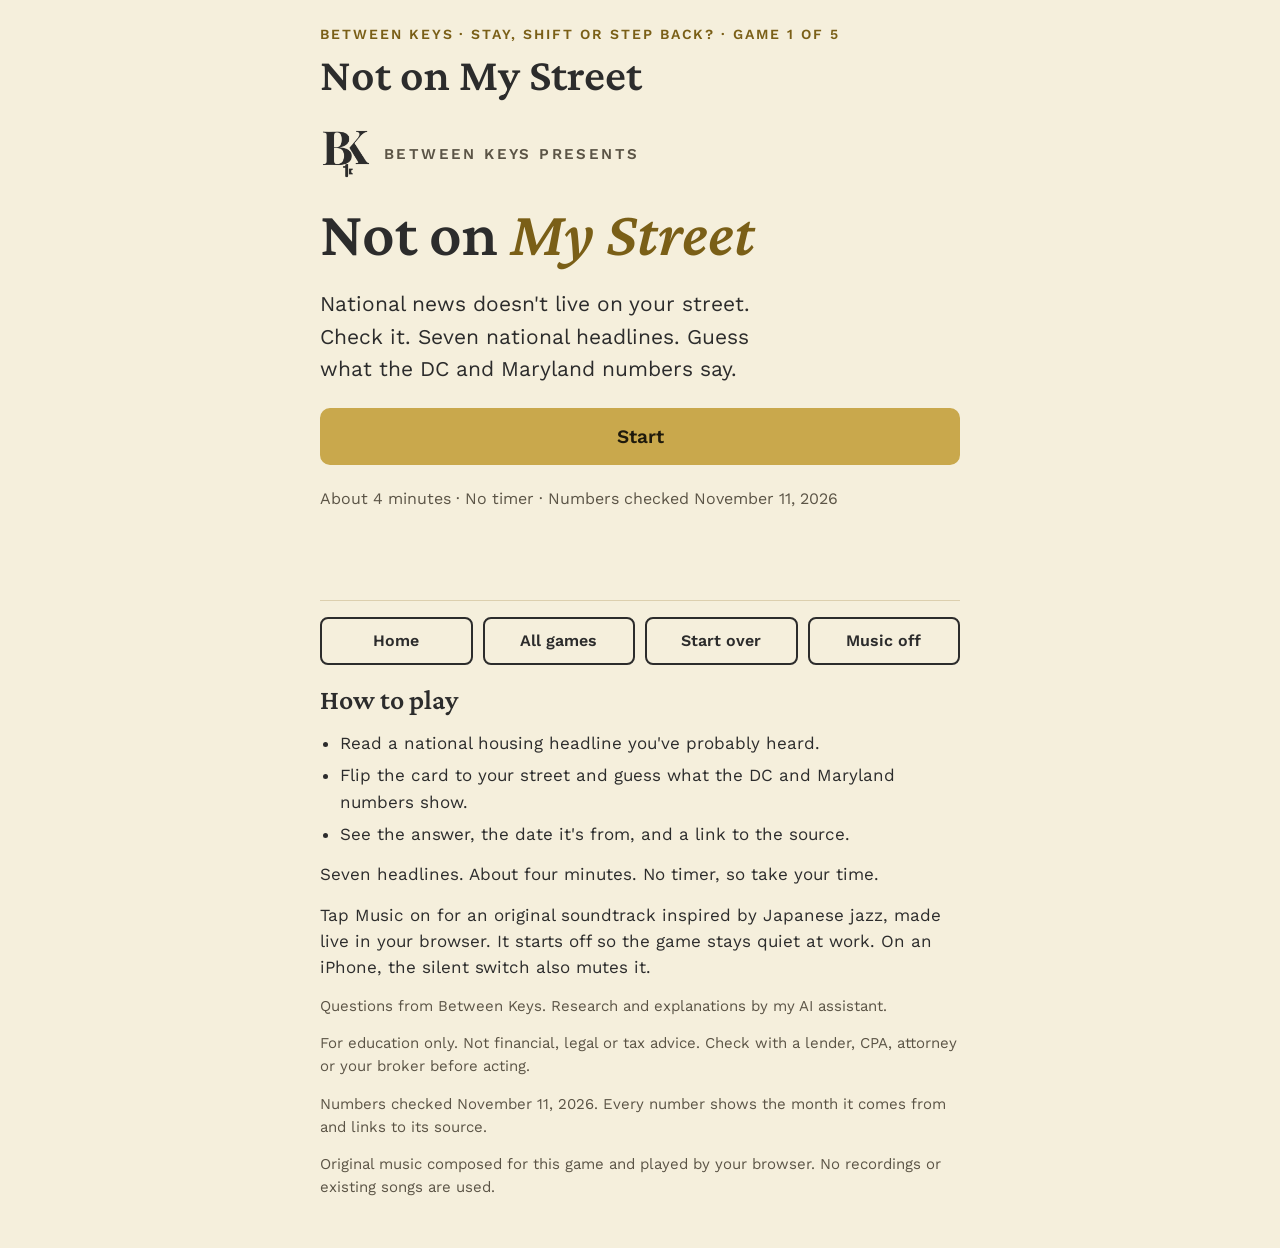
<file: games/not-on-my-street/index.html>
<!doctype html>
<html lang="en">
<head>
<meta charset="utf-8">
<meta name="viewport" content="width=device-width, initial-scale=1, viewport-fit=cover">
<title>Not on My Street | Check the News | Between Keys</title>
<meta name="description" content="Flip seven national housing headlines and check them against DC and Maryland data. Every answer is dated and sourced. About four minutes. Free to play.">
<link rel="canonical" href="https://betweenkeys.org/games/not-on-my-street/">
<link rel="icon" type="image/png" href="../assets/favicon.png">
<link rel="apple-touch-icon" href="../assets/apple-touch-icon.png">
<meta name="theme-color" content="#2C2C2C">
<meta property="og:type" content="website">
<meta property="og:site_name" content="Between Keys">
<meta property="og:title" content="Not on My Street">
<meta property="og:description" content="Flip seven national housing headlines and check them against DC and Maryland data. Every answer is dated and sourced. About four minutes. Free to play.">
<meta property="og:url" content="https://betweenkeys.org/games/not-on-my-street/">
<meta property="og:image" content="https://betweenkeys.org/games/not-on-my-street/social.png">
<meta property="og:image:width" content="1200">
<meta property="og:image:height" content="630">
<meta property="og:image:alt" content="Not on My Street, a Between Keys game">
<meta name="twitter:card" content="summary_large_image">
<link rel="preconnect" href="https://fonts.googleapis.com">
<link rel="preconnect" href="https://fonts.gstatic.com" crossorigin>
<link rel="stylesheet" href="https://fonts.googleapis.com/css2?family=Crimson+Pro:ital,wght@0,500;0,600;0,700;1,500;1,600&family=Work+Sans:wght@400;500;600;700&display=swap">
<style>
/* Layout: one 640px column. A newsprint headline card flips to a gold street-sign "your street" side. */
:root {
  --paper: #F5EFDC;      /* cream page */
  --card: #FFFBF0;       /* card stock */
  --ink: #2C2C2C;        /* charcoal */
  --muted: #5B5446;
  --rule: #DCCFAE;
  --gold: #C9A84C;       /* brand gold, fills and borders */
  --gold-ink: #7A5F17;   /* gold dark enough for text on cream */
  --on-gold: #1F1A0C;
  --good: #2D6A4C;
  --good-bg: #E3EFE6;
  --miss: #94392B;
  --miss-bg: #F6E3DD;
  --overlay: rgba(44,44,44,.55);
  --display: 'Crimson Pro', Georgia, 'Times New Roman', serif;
  --body: 'Work Sans', Arial, Helvetica, sans-serif;
}
@media (prefers-color-scheme: dark) { :root:not([data-theme="light"]) {
  --paper: #1E1C19; --card: #2A2723; --ink: #F5EFDC; --muted: #BDB39C; --rule: #45403A;
  --gold: #C9A84C; --gold-ink: #DDBF6C; --on-gold: #1F1A0C;
  --good: #8FD0AC; --good-bg: #213429; --miss: #EDA08E; --miss-bg: #3A2520; --overlay: rgba(0,0,0,.65);
  color-scheme: dark; } }
:root[data-theme="dark"] {
  --paper: #1E1C19; --card: #2A2723; --ink: #F5EFDC; --muted: #BDB39C; --rule: #45403A;
  --gold: #C9A84C; --gold-ink: #DDBF6C; --on-gold: #1F1A0C;
  --good: #8FD0AC; --good-bg: #213429; --miss: #EDA08E; --miss-bg: #3A2520; --overlay: rgba(0,0,0,.65);
  color-scheme: dark; }

* { box-sizing: border-box; }
:root { padding-top: env(safe-area-inset-top, 0px); padding-bottom: env(safe-area-inset-bottom, 0px); }
html { -webkit-text-size-adjust: 100%; }
img { max-width: 100%; }
[hidden] { display: none !important; }
body {
  margin: 0;
  background: var(--paper); color: var(--ink);
  font-family: var(--body); font-size: 19px; line-height: 1.55;
  padding-left: max(16px, env(safe-area-inset-left, 0px));
  padding-right: max(16px, env(safe-area-inset-right, 0px));
  padding-block: 24px 48px;
}
.wrap { max-width: 640px; margin: 0 auto; display: flex; flex-direction: column; gap: 20px; }
h1, h2, h3 { font-family: var(--display); font-weight: 600; line-height: 1.1; text-wrap: balance; margin: 0; }
p { margin: 0; }
a { color: var(--gold-ink); text-underline-offset: 3px; }
button { font: inherit; color: inherit; }
:focus-visible { outline: 3px solid var(--gold); outline-offset: 3px; }

/* Page header */
.pagehead { display: flex; flex-direction: column; gap: 4px; }
.kicker { font-size: 14px; font-weight: 600; letter-spacing: .14em; text-transform: uppercase; color: var(--gold-ink); }
.pagehead h1 { font-size: clamp(34px, 8vw, 46px); }

/* Stage */
.stage { min-height: 460px; }
.btn {
  min-height: 52px; padding: 12px 22px; border-radius: 10px; border: 2px solid var(--ink);
  background: var(--ink); color: var(--paper); font-size: 19px; font-weight: 600; cursor: pointer;
  display: inline-flex; align-items: center; justify-content: center; gap: 8px; text-decoration: none;
}
.btn.ghost { background: transparent; color: var(--ink); }
.btn.gold { background: var(--gold); border-color: var(--gold); color: var(--on-gold); }
.btn:hover { filter: brightness(1.08); }
.row { display: flex; flex-wrap: wrap; gap: 12px; }
.row .btn { flex: 1 1 160px; }

/* Title screen */
.title { display: flex; flex-direction: column; gap: 22px; padding-block: 8px; }
.presents { display: flex; align-items: center; gap: 12px; }
.mark { width: 52px; height: 52px; flex: none; background: var(--ink);
  -webkit-mask: url("[data-uri]") center / contain no-repeat; mask: url("[data-uri]") center / contain no-repeat; }
.presents span { font-size: 15px; font-weight: 600; letter-spacing: .16em; text-transform: uppercase; color: var(--muted); }
.title h2 { font-size: clamp(44px, 12vw, 64px); line-height: 1; }
.title h2 em { font-style: italic; color: var(--gold-ink); }
.title .lede { font-size: 21px; max-width: 34ch; }
.meta-line { font-size: 16px; color: var(--muted); }

/* Progress */
.progress { display: flex; align-items: center; justify-content: space-between; gap: 12px; margin-bottom: 14px; font-size: 16px; color: var(--muted); }
.dots { display: flex; gap: 6px; }
.dot { width: 12px; height: 12px; border-radius: 50%; border: 2px solid var(--rule); }
.dot.now { border-color: var(--gold); }
.dot.hit { background: var(--good); border-color: var(--good); }
.dot.miss { background: var(--miss); border-color: var(--miss); }

/* The card */
.card {
  background: var(--card); border: 1px solid var(--rule); border-radius: 6px;
  padding: 26px 24px 28px; display: flex; flex-direction: column; gap: 18px;
  transition: transform .28s ease-in, opacity .28s ease-in; transform-origin: center;
}
.card.turning { transform: perspective(900px) rotateY(90deg); opacity: .6; }
.front { border-top: 6px double var(--ink); }
.front .label { font-size: 13px; font-weight: 700; letter-spacing: .2em; text-transform: uppercase; color: var(--muted);
  display: flex; justify-content: space-between; border-bottom: 1px solid var(--rule); padding-bottom: 8px; }
.front .headline { font-size: clamp(36px, 9vw, 50px); font-weight: 700; font-style: italic; line-height: 1.04; }
.front .hint { font-size: 17px; color: var(--muted); }

.sign { align-self: flex-start; background: var(--gold); color: var(--on-gold); border-radius: 4px;
  padding: 6px 14px; font-weight: 700; font-size: 14px; letter-spacing: .16em; text-transform: uppercase;
  box-shadow: inset 0 0 0 2px var(--on-gold), inset 0 0 0 4px var(--gold); }
.back .was { font-family: var(--display); font-style: italic; font-size: 20px; color: var(--muted); }
.back .q { font-size: 22px; font-weight: 600; line-height: 1.35; }
.choices { display: flex; flex-direction: column; gap: 10px; }
.choice {
  min-height: 56px; text-align: left; padding: 12px 16px; border-radius: 10px; cursor: pointer;
  border: 2px solid var(--rule); background: var(--paper); font-size: 20px; font-weight: 500;
  display: flex; align-items: center; gap: 12px;
}
.choice:hover:not([disabled]) { border-color: var(--gold); }
.choice .tag { margin-left: auto; font-size: 15px; font-weight: 700; letter-spacing: .06em; text-transform: uppercase; }
.choice[disabled] { cursor: default; opacity: .7; }
.choice.right { border-color: var(--good); background: var(--good-bg); opacity: 1; }
.choice.right .tag { color: var(--good); }
.choice.wrong { border-color: var(--miss); background: var(--miss-bg); opacity: 1; }
.choice.wrong .tag { color: var(--miss); }

/* Reveal */
.reveal { display: flex; flex-direction: column; gap: 14px; border-top: 1px solid var(--rule); padding-top: 18px; }
.verdict { font-weight: 700; font-size: 18px; }
.verdict.ok { color: var(--good); } .verdict.no { color: var(--miss); }
.big { font-family: var(--display); font-size: clamp(52px, 14vw, 72px); font-weight: 700; line-height: 1; color: var(--gold-ink); font-variant-numeric: tabular-nums; }
.read, .math, .caution { font-size: 17px; padding: 12px 14px; border-radius: 8px; background: var(--paper); border-left: 4px solid var(--gold); }
.read b, .math b, .caution b { display: block; font-size: 13px; letter-spacing: .14em; text-transform: uppercase; color: var(--gold-ink); }
.src { font-size: 15px; color: var(--muted); display: flex; flex-direction: column; gap: 6px; }
.src ul { margin: 0; padding-left: 18px; }

/* Results */
.result { display: flex; flex-direction: column; gap: 18px; }
.score { font-family: var(--display); font-size: clamp(60px, 18vw, 88px); font-weight: 700; line-height: 1; }
.score small { font-size: .4em; color: var(--muted); font-weight: 500; }
.rank { font-family: var(--display); font-size: 30px; font-style: italic; color: var(--gold-ink); }
.keys { background: var(--card); border: 2px solid var(--gold); border-radius: 10px; padding: 22px; display: flex; flex-direction: column; gap: 12px; }
.keys h3 { font-size: 30px; }
.keys ol { margin: 0; padding-left: 22px; display: flex; flex-direction: column; gap: 8px; }
.sendit { font-family: var(--display); font-size: 26px; font-style: italic; }
.toast { font-size: 16px; color: var(--good); min-height: 1.4em; }

/* Nav bar (Arcade Kit pattern) */
.nav { display: flex; flex-wrap: wrap; gap: 10px; border-top: 1px solid var(--rule); padding-top: 16px; }
.nav button { flex: 1 1 140px; min-height: 48px; font-size: 16px; font-weight: 600; cursor: pointer;
  border-radius: 8px; border: 2px solid var(--ink); background: transparent; }
.nav button.confirm { background: var(--miss-bg); border-color: var(--miss); color: var(--miss); }

/* Info */
.info { display: flex; flex-direction: column; gap: 14px; font-size: 17px; }
.info h2 { font-size: 28px; }
.info ul { margin: 0; padding-left: 20px; display: flex; flex-direction: column; gap: 6px; }
.fine { font-size: 15px; color: var(--muted); }

/* Feedback card */
.scrim { position: fixed; inset: 0; background: var(--overlay); display: flex; align-items: flex-end; justify-content: center; z-index: 20;
  padding: 16px max(16px, env(safe-area-inset-right, 0px)) max(16px, env(safe-area-inset-bottom, 0px)) max(16px, env(safe-area-inset-left, 0px)); }
.fb { background: var(--card); color: var(--ink); border-radius: 12px; padding: 22px; width: 100%; max-width: 520px; display: flex; flex-direction: column; gap: 14px; }
.fb h3 { font-size: 26px; }
.stars { display: flex; gap: 6px; }
.stars button { width: 48px; height: 48px; font-size: 28px; border: 0; background: none; cursor: pointer; color: var(--rule); line-height: 1; }
.stars button.on { color: var(--gold); }
.fb label { font-size: 16px; font-weight: 600; display: flex; flex-direction: column; gap: 6px; }
.fb textarea, .fb input { font: inherit; font-size: 17px; padding: 10px 12px; border-radius: 8px; border: 2px solid var(--rule); background: var(--paper); color: var(--ink); width: 100%; }
.fb textarea { min-height: 90px; resize: vertical; }
.loading { font-size: 18px; color: var(--muted); padding: 40px 0; }

@media (prefers-reduced-motion: reduce) { .card { transition: none; } .card.turning { transform: none; opacity: 1; } }
</style>
</head>
<body>

<div class="wrap">
  <header class="pagehead">
    <p class="kicker">Between Keys · Stay, Shift or Step Back? · Game 1 of 5</p>
    <h1>Not on My Street</h1>
  </header>

  <main class="stage" id="stage" aria-live="polite"><p class="loading">Loading the latest numbers…</p></main>

  <nav class="nav" aria-label="Game">
    <button type="button" id="navHome">Home</button>
    <button type="button" id="navGames">All games</button>
    <button type="button" id="navStart">Start over</button>
    <button type="button" id="navSound" aria-pressed="false">Music off</button>
  </nav>

  <section class="info">
    <h2>How to play</h2>
    <ul>
      <li>Read a national housing headline you've probably heard.</li>
      <li>Flip the card to your street and guess what the DC and Maryland numbers show.</li>
      <li>See the answer, the date it's from, and a link to the source.</li>
    </ul>
    <p>Seven headlines. About four minutes. No timer, so take your time.</p>
    <p>Tap Music on for an original soundtrack inspired by Japanese jazz, made live in your browser. It starts off so the game stays quiet at work. On an iPhone, the silent switch also mutes it.</p>
    <p class="fine" id="credit"></p>
    <p class="fine" id="disclaimer"></p>
    <p class="fine" id="dataNote"></p>
    <p class="fine">Original music composed for this game and played by your browser. No recordings or existing songs are used.</p>
  </section>
</div>

<script>
(function () {
  var GAME_ID = 'not-on-my-street';
  var GAME_VERSION = '1.2';
  var DATA_PATHS = ['../../data/stay-shift-step-back.json'];

  var D, G, meta, state = { i: -1, score: 0, results: [], phase: 'title' };
  var stage = document.getElementById('stage');
  var sound = false, audio = null;

  function esc(s) { return String(s).replace(/[&<>"']/g, function (c) { return { '&': '&amp;', '<': '&lt;', '>': '&gt;', '"': '&quot;', "'": '&#39;' }[c]; }); }
  function fill(s) {
    return esc(s || '').replace(/\{\{(\w+)\}\}/g, function (m, id) { return D.facts[id] ? esc(D.facts[id].display) : m; });
  }
  function store(k, v) { try { if (v === undefined) return localStorage.getItem(k); localStorage.setItem(k, v); } catch (e) { return null; } }

  /* ---------- Music: an original tune inspired by Japanese jazz, made in the browser ----------
     Electric piano, vibraphone, upright-style bass and brushed drums at 84 BPM with a light swing.
     The A section uses the IVmaj7, III7, vi7 movement common in Japanese city pop and jazz fusion.
     No recordings or existing songs are used. */
  var M = { ctx: null, master: null, bus: null, ep: null, vib: null, noise: null, timer: null, bar: 0, t: 0 };
  var BPM = 84, SPB = 60 / BPM;
  function mtof(m) { return 440 * Math.pow(2, (m - 69) / 12); }
  var CH = {
    Gmaj9: [59, 62, 66, 69], Fs7: [58, 64, 68, 73], Bm9: [62, 66, 69, 73], Am9: [60, 64, 67, 71], D9: [54, 60, 64, 69],
    Bm7: [57, 62, 66, 69], E9: [56, 62, 66, 71], Em9: [55, 59, 62, 66], A13: [61, 66, 67, 71], Dmaj9: [54, 57, 61, 64],
    Fsm7: [57, 61, 64, 68], B7: [57, 61, 63, 66], A7sus: [62, 64, 67, 71]
  };
  var SEC_A = [
    [[CH.Gmaj9, 43, 4]], [[CH.Fs7, 42, 4]], [[CH.Bm9, 47, 4]], [[CH.Am9, 45, 2], [CH.D9, 50, 2]],
    [[CH.Gmaj9, 43, 4]], [[CH.Fs7, 42, 4]], [[CH.Bm7, 47, 2], [CH.E9, 40, 2]], [[CH.Em9, 40, 2], [CH.A13, 45, 2]]
  ];
  var SEC_B = [
    [[CH.Dmaj9, 50, 4]], [[CH.Bm9, 47, 4]], [[CH.Em9, 40, 4]], [[CH.A13, 45, 4]],
    [[CH.Fsm7, 42, 2], [CH.B7, 47, 2]], [[CH.Em9, 40, 2], [CH.A7sus, 45, 2]], [[CH.Dmaj9, 50, 4]], [[CH.Am9, 45, 2], [CH.D9, 50, 2]]
  ];
  /* melody: [beat, midi, beats] per bar */
  var MEL_A = [
    [[0, 78, 1.5], [1.5, 76, .5], [2, 74, 1], [3, 71, 1]],
    [[.5, 70, .5], [1, 73, 1], [2, 76, 1.5]],
    [[0, 74, 2], [2.5, 73, .5], [3, 71, 1]],
    [[1, 76, .5], [1.5, 79, .5], [2, 78, 1], [3, 76, .5], [3.5, 74, .5]],
    [[0, 78, 1], [1, 81, 1], [2, 78, .5], [2.5, 76, 1.5]],
    [[0, 76, 1], [1, 73, .5], [1.5, 70, 1.5]],
    [[0, 71, 1], [1, 74, 1], [2, 80, 1], [3, 78, 1]],
    [[0, 79, .5], [.5, 78, .5], [1, 76, 1], [2, 73, 1.5]]
  ];
  var MEL_B = [
    [[0, 81, 1.5], [1.5, 78, .5], [2, 76, 2]],
    [[.5, 74, .5], [1, 73, .5], [1.5, 74, .5], [2, 78, 2]],
    [[0, 79, 1], [1, 78, .5], [1.5, 74, .5], [2, 71, 2]],
    [[0, 73, 1], [1, 76, 1], [2, 78, 1], [3, 81, 1]],
    [[0, 81, 1], [1, 80, 1], [2, 78, .5], [2.5, 75, 1.5]],
    [[0, 76, 1], [1, 79, 1], [2, 74, 1], [3, 76, .5]],
    [[0, 78, 2], [2, 76, .5], [2.5, 73, .5], [3, 74, 1]],
    [[1, 76, .5], [1.5, 72, .5], [2, 69, 1], [3, 66, 1]]
  ];
  /* song form: [chords, melody or null] */
  var FORM = [[SEC_A, null], [SEC_A, MEL_A], [SEC_B, MEL_B], [SEC_A, MEL_A], [SEC_B, null]];
  var BARS = FORM.length * 8;

  function sw(b) { var f = b % 1; return f > .4 && f < .6 ? b + .1 : b; } /* light swing on off-beats */

  function musicInit() {
    if (M.ctx) return;
    var Ctx = window.AudioContext || window.webkitAudioContext; if (!Ctx) return;
    var c = M.ctx = new Ctx();
    var comp = c.createDynamicsCompressor(); comp.threshold.value = -18; comp.ratio.value = 3;
    var warm = c.createBiquadFilter(); warm.type = 'lowpass'; warm.frequency.value = 7500;
    M.master = c.createGain(); M.master.gain.value = 0.55;
    M.master.connect(warm); warm.connect(comp); comp.connect(c.destination);
    var len = c.sampleRate * 1, buf = c.createBuffer(1, len, c.sampleRate), d = buf.getChannelData(0);
    for (var k = 0; k < len; k++) d[k] = Math.random() * 2 - 1;
    M.noise = buf;
    document.addEventListener('visibilitychange', function () {
      if (!M.ctx) return;
      if (document.hidden) M.ctx.suspend(); else if (sound) M.ctx.resume();
    });
  }

  function newBus() {
    var c = M.ctx;
    M.bus = c.createGain(); M.bus.gain.value = 1; M.bus.connect(M.master);
    /* electric piano chain with tremolo */
    var lp = c.createBiquadFilter(); lp.type = 'lowpass'; lp.frequency.value = 2600;
    var trem = c.createGain(); trem.gain.value = 0.85;
    var lfo = c.createOscillator(), lfoAmt = c.createGain(); lfo.frequency.value = 4.2; lfoAmt.gain.value = 0.15;
    lfo.connect(lfoAmt); lfoAmt.connect(trem.gain); lfo.start();
    lp.connect(trem); trem.connect(M.bus); M.ep = lp; M.lfo = lfo;
    var vib = c.createGain(); vib.gain.value = 1; vib.connect(M.bus); M.vib = vib;
  }

  function ep(t, m, dur, vel) {
    var c = M.ctx, f = mtof(m);
    var car = c.createOscillator(), mod = c.createOscillator(), mg = c.createGain(), amp = c.createGain();
    car.frequency.value = f; mod.frequency.value = f; car.type = mod.type = 'sine';
    mg.gain.setValueAtTime(f * 1.4, t); mg.gain.exponentialRampToValueAtTime(f * 0.15, t + 0.35);
    mod.connect(mg); mg.connect(car.frequency);
    amp.gain.setValueAtTime(0.0001, t); amp.gain.exponentialRampToValueAtTime(vel, t + 0.006);
    amp.gain.exponentialRampToValueAtTime(vel * 0.45, t + 0.6);
    amp.gain.setValueAtTime(vel * 0.45, t + Math.max(dur, 0.62));
    amp.gain.exponentialRampToValueAtTime(0.0001, t + dur + 0.35);
    car.connect(amp); amp.connect(M.ep);
    car.start(t); mod.start(t); car.stop(t + dur + 0.4); mod.stop(t + dur + 0.4);
  }

  function vibe(t, m, dur) {
    var c = M.ctx, f = mtof(m), amp = c.createGain(), o = c.createOscillator(), o2 = c.createOscillator(), g2 = c.createGain();
    o.type = 'sine'; o.frequency.value = f; o2.type = 'sine'; o2.frequency.value = f * 4; g2.gain.value = 0.08;
    var tr = c.createOscillator(), tra = c.createGain(); tr.frequency.value = 5.5; tra.gain.value = 0.04;
    tr.connect(tra); tra.connect(amp.gain);
    amp.gain.setValueAtTime(0.0001, t); amp.gain.exponentialRampToValueAtTime(0.13, t + 0.008);
    amp.gain.exponentialRampToValueAtTime(0.05, t + 0.4);
    amp.gain.exponentialRampToValueAtTime(0.0001, t + Math.max(dur, 0.5) + 0.9);
    o.connect(amp); o2.connect(g2); g2.connect(amp); amp.connect(M.vib);
    var end = t + Math.max(dur, 0.5) + 1;
    [o, o2, tr].forEach(function (x) { x.start(t); x.stop(end); });
  }

  function bass(t, m, dur) {
    var c = M.ctx, f = mtof(m), o = c.createOscillator(), o2 = c.createOscillator(), lp = c.createBiquadFilter(), amp = c.createGain();
    o.type = 'sine'; o2.type = 'triangle'; o.frequency.value = f; o2.frequency.value = f;
    lp.type = 'lowpass'; lp.frequency.setValueAtTime(900, t); lp.frequency.exponentialRampToValueAtTime(380, t + 0.25);
    amp.gain.setValueAtTime(0.0001, t); amp.gain.exponentialRampToValueAtTime(0.32, t + 0.012);
    amp.gain.exponentialRampToValueAtTime(0.16, t + 0.3);
    amp.gain.exponentialRampToValueAtTime(0.0001, t + dur * 0.95);
    o.connect(lp); o2.connect(lp); lp.connect(amp); amp.connect(M.bus);
    o.start(t); o2.start(t); o.stop(t + dur); o2.stop(t + dur);
  }

  function noiseHit(t, type, freq, q, peak, len) {
    var c = M.ctx, s = c.createBufferSource(), fl = c.createBiquadFilter(), amp = c.createGain();
    s.buffer = M.noise; fl.type = type; fl.frequency.value = freq; fl.Q.value = q;
    amp.gain.setValueAtTime(0.0001, t); amp.gain.exponentialRampToValueAtTime(peak, t + 0.004);
    amp.gain.exponentialRampToValueAtTime(0.0001, t + len);
    s.connect(fl); fl.connect(amp); amp.connect(M.bus);
    s.start(t, Math.random() * 0.5); s.stop(t + len + 0.02);
  }

  function kick(t) {
    var c = M.ctx, o = c.createOscillator(), amp = c.createGain();
    o.frequency.setValueAtTime(110, t); o.frequency.exponentialRampToValueAtTime(42, t + 0.12);
    amp.gain.setValueAtTime(0.0001, t); amp.gain.exponentialRampToValueAtTime(0.42, t + 0.005);
    amp.gain.exponentialRampToValueAtTime(0.0001, t + 0.32);
    o.connect(amp); amp.connect(M.bus); o.start(t); o.stop(t + 0.35);
  }

  function scheduleBar(n, t0) {
    var sec = FORM[Math.floor(n / 8) % FORM.length], i = n % 8;
    var bar = sec[0][i], mel = sec[1] ? sec[1][i] : null;
    var at = function (b) { return t0 + sw(b) * SPB; };
    /* chords and bass */
    var pos = 0;
    bar.forEach(function (ch, k) {
      var voicing = ch[0], root = ch[1], beats = ch[2];
      var next = bar[k + 1] || (sec[0][i + 1] ? sec[0][i + 1][0] : FORM[Math.floor((n + 1) / 8) % FORM.length][0][0][0]);
      voicing.forEach(function (m, j) { ep(at(pos) + j * 0.012, m, SPB * (beats === 4 ? 1.4 : 1.1), 0.05); });
      if (beats === 4) voicing.forEach(function (m, j) { ep(at(pos + 2.5) + j * 0.01, m, SPB * 0.45, 0.03); });
      else voicing.forEach(function (m, j) { ep(at(pos + 1.5) + j * 0.01, m, SPB * 0.4, 0.028); });
      bass(at(pos), root, SPB * 1.4);
      if (beats === 4) {
        bass(at(pos + 1.5), root + 7, SPB * 0.5);
        bass(at(pos + 2), root + 12 > 55 ? root : root + 12, SPB * 0.9);
        var nr = next[1]; bass(at(pos + 3), nr + (nr > root ? -1 : 1), SPB * 0.9);
      } else {
        bass(at(pos + 1), root + 7 > 55 ? root - 5 : root + 7, SPB * 0.9);
      }
      pos += beats;
    });
    /* drums: brushes and a soft kick */
    for (var b = 0; b < 4; b += 0.5) noiseHit(at(b), 'highpass', 7000, 0.7, b % 1 ? 0.05 : 0.03, 0.05);
    noiseHit(at(1), 'bandpass', 1800, 0.8, 0.09, 0.16);
    noiseHit(at(3), 'bandpass', 1800, 0.8, 0.1, 0.16);
    kick(at(0)); if (i % 2) kick(at(2.5));
    /* melody */
    if (mel) mel.forEach(function (e) { vibe(at(e[0]), e[1], SPB * e[2]); });
  }

  function musicStart() {
    musicInit(); if (!M.ctx) return;
    if (M.ctx.state === 'suspended') M.ctx.resume();
    if (M.timer) return;
    newBus();
    M.bar = 0; M.t = M.ctx.currentTime + 0.12;
    M.timer = setInterval(function () {
      while (M.t < M.ctx.currentTime + 0.6) {
        try { scheduleBar(M.bar, M.t); } catch (e) {}
        M.t += SPB * 4; M.bar = (M.bar + 1) % BARS;
      }
    }, 50);
  }

  function musicStop() {
    if (!M.ctx || !M.timer) return;
    clearInterval(M.timer); M.timer = null;
    var bus = M.bus, lfo = M.lfo, t = M.ctx.currentTime;
    bus.gain.setValueAtTime(bus.gain.value, t); bus.gain.linearRampToValueAtTime(0, t + 0.4);
    setTimeout(function () { try { bus.disconnect(); lfo.stop(); } catch (e) {} }, 600);
  }

  /* short sound effects, in the same key */
  function tone(midis) {
    if (!sound || !M.ctx) return;
    try {
      var t = M.ctx.currentTime + 0.01, out = M.ctx.createGain(); out.gain.value = 1.6; out.connect(M.master);
      var save = M.vib; M.vib = out;
      midis.forEach(function (m, k) { vibe(t + k * 0.09, m, 0.3); });
      M.vib = save;
    } catch (e) {}
  }

  /* ---------- Screens ---------- */
  function renderTitle() {
    state = { i: -1, score: 0, results: [], phase: 'title' };
    stage.innerHTML =
      '<div class="title">' +
        '<div class="presents"><div class="mark" aria-hidden="true"></div><span>Between Keys presents</span></div>' +
        '<h2>Not on <em>My Street</em></h2>' +
        '<p class="lede">' + esc(G.tagline) + ' Seven national headlines. Guess what the DC and Maryland numbers say.</p>' +
        '<div class="row"><button class="btn gold" type="button" id="go">Start</button></div>' +
        '<p class="meta-line">About ' + G.minutes + ' minutes · No timer · Numbers checked ' + esc(niceDate(meta.last_checked)) + '</p>' +
      '</div>';
    document.getElementById('go').onclick = function () { tone([74]); next(); };
  }

  function progress() {
    var dots = G.cards.map(function (c, k) {
      var r = state.results[k];
      var cls = r === true ? 'hit' : r === false ? 'miss' : (k === state.i ? 'now' : '');
      return '<span class="dot ' + cls + '"></span>';
    }).join('');
    return '<div class="progress"><span>Headline ' + (state.i + 1) + ' of ' + G.cards.length + '</span><span class="dots" aria-hidden="true">' + dots + '</span></div>';
  }

  function next() {
    state.i++;
    if (state.i >= G.cards.length) return renderResult();
    state.phase = 'front';
    var c = G.cards[state.i];
    stage.innerHTML = progress() +
      '<article class="card front" id="card">' +
        '<div class="label"><span>National headline</span><span>You may have heard</span></div>' +
        '<p class="headline">“' + esc(c.headline) + '”</p>' +
        '<p class="hint">Is that true where you sell? Flip it and check.</p>' +
        '<button class="btn" type="button" id="flip">Flip to your street</button>' +
      '</article>';
    document.getElementById('flip').onclick = flip;
    document.getElementById('flip').focus({ preventScroll: true });
  }

  function flip() {
    var card = document.getElementById('card');
    tone([69, 74]);
    var reduce = window.matchMedia && matchMedia('(prefers-reduced-motion: reduce)').matches;
    if (reduce) return renderBack();
    card.classList.add('turning');
    setTimeout(function () { renderBack(true); }, 280);
  }

  function renderBack(animate) {
    state.phase = 'back';
    var c = G.cards[state.i];
    var html = progress() +
      '<article class="card back' + (animate ? ' turning' : '') + '" id="card">' +
        '<span class="sign">Your street · DC + MD</span>' +
        '<p class="was">“' + esc(c.headline) + '”</p>' +
        '<h3 class="q" id="q" tabindex="-1">' + esc(c.question) + '</h3>' +
        '<div class="choices" role="group" aria-labelledby="q">' +
          c.choices.map(function (ch, k) { return '<button class="choice" type="button" data-k="' + k + '"><span>' + esc(ch.text) + '</span><span class="tag"></span></button>'; }).join('') +
        '</div>' +
        '<div id="reveal"></div>' +
      '</article>';
    stage.innerHTML = html;
    var card = document.getElementById('card');
    if (animate) requestAnimationFrame(function () { requestAnimationFrame(function () { card.classList.remove('turning'); }); });
    Array.prototype.forEach.call(stage.querySelectorAll('.choice'), function (b) { b.onclick = function () { answer(+b.dataset.k); }; });
    document.getElementById('q').focus({ preventScroll: true });
  }

  function answer(k) {
    if (state.phase !== 'back') return;
    state.phase = 'reveal';
    var c = G.cards[state.i], ok = !!c.choices[k].correct;
    state.results[state.i] = ok; if (ok) state.score++;
    tone(ok ? [74, 78, 81] : [64, 61]);
    Array.prototype.forEach.call(stage.querySelectorAll('.choice'), function (b) {
      var j = +b.dataset.k; b.disabled = true;
      if (c.choices[j].correct) { b.classList.add('right'); b.querySelector('.tag').textContent = 'Answer'; }
      else if (j === k) { b.classList.add('wrong'); b.querySelector('.tag').textContent = 'Your guess'; }
    });
    var asOf = [], seen = {};
    (c.facts || []).forEach(function (id) { var f = D.facts[id]; if (f && !seen[f.as_of]) { seen[f.as_of] = 1; asOf.push(f.as_of); } });
    var srcs = (c.sources || []).map(function (id) { return D.sources[id]; }).filter(Boolean);
    var html =
      '<div class="reveal">' +
        '<p class="verdict ' + (ok ? 'ok' : 'no') + '">' + (ok ? 'You read past the headline.' : 'Not quite. Here is what the numbers say.') + '</p>' +
        '<p class="big">' + fill(c.big) + '</p>' +
        '<p>' + fill(c.line) + '</p>' +
        '<p>' + fill(c.explain) + '</p>' +
        (c.math ? '<p class="math"><b>My AI assistant’s math</b>' + fill(c.math) + '</p>' : '') +
        (c.read ? '<p class="read"><b>My AI assistant’s read</b>' + fill(c.read) + '</p>' : '') +
        (c.caution ? '<p class="caution"><b>Read this number with care</b>' + fill(c.caution) + '</p>' : '') +
        '<div class="src">' +
          '<span>Numbers as of: ' + esc(asOf.join(' · ')) + '</span>' +
          '<ul>' + srcs.map(function (s) {
            return '<li><a href="' + esc(s.url) + '" target="_blank" rel="noopener">' + esc(s.publisher) + ': ' + esc(s.name) + '</a>' + (s.kind === 'news' ? ' (news report)' : '') + '</li>';
          }).join('') + '</ul>' +
          (srcs[0] && srcs[0].get_latest ? '<span>Get the latest: ' + esc(srcs[0].get_latest) + '</span>' : '') +
        '</div>' +
        '<button class="btn gold" type="button" id="nextBtn">' + (state.i + 1 < G.cards.length ? 'Next headline' : 'See my results') + '</button>' +
      '</div>';
    document.getElementById('reveal').innerHTML = html;
    var nb = document.getElementById('nextBtn');
    nb.onclick = function () { window.scrollTo({ top: 0, behavior: 'smooth' }); next(); };
    nb.focus({ preventScroll: true });
    document.querySelector('.reveal').scrollIntoView({ behavior: 'smooth', block: 'start' });
  }

  function rankFor(n) { for (var k = 0; k < G.ranks.length; k++) if (n >= G.ranks[k].min) return G.ranks[k]; return G.ranks[G.ranks.length - 1]; }

  function renderResult() {
    state.phase = 'end';
    var n = state.score, total = G.cards.length, r = rankFor(n);
    stage.innerHTML =
      '<div class="result">' +
        '<p class="kicker">Your street score</p>' +
        '<p class="score">' + n + ' <small>of ' + total + '</small></p>' +
        '<p class="rank">' + esc(r.name) + '</p>' +
        '<p>' + esc(r.line) + '</p>' +
        '<section class="keys" aria-labelledby="kt"><h3 id="kt">🔑 Key Takeaways</h3><ol>' +
          G.takeaways.map(function (t) { return '<li>' + fill(t) + '</li>'; }).join('') +
        '</ol></section>' +
        '<p class="sendit">' + esc(meta.share_prompt) + '</p>' +
        '<div class="row">' +
          '<button class="btn ghost" type="button" id="again">Play again</button>' +
          '<button class="btn" type="button" id="share">Share</button>' +
          '<a class="btn gold" id="sub" href="' + esc(meta.substack_url) + '" target="_blank" rel="noopener">Read on Substack</a>' +
        '</div>' +
        '<p class="toast" id="toast" role="status"></p>' +
      '</div>';
    document.getElementById('again').onclick = function () { renderTitle(); window.scrollTo({ top: 0 }); };
    document.getElementById('share').onclick = function () { share(n, total); };
    tone([74, 78, 81, 86]);
    if (!store('bkfb_seen_visit') ) setTimeout(function () { if (state.phase === 'end') feedback(null, 'after first round'); }, 1500);
  }

  function share(n, total) {
    var url = location.href.split('#')[0];
    var text = 'I scored ' + n + ' of ' + total + ' on Not on My Street, a quick game from Between Keys about the DC and Maryland housing market. ' + meta.share_prompt;
    var toast = document.getElementById('toast');
    function copied() { toast.textContent = 'Copied. Paste it into a text or email.'; }
    if (navigator.share) {
      navigator.share({ title: G.title, text: text, url: url }).catch(function () { copy(); });
    } else copy();
    function copy() {
      var all = text + ' ' + url;
      if (navigator.clipboard && navigator.clipboard.writeText) navigator.clipboard.writeText(all).then(copied, fallback);
      else fallback();
      function fallback() { toast.textContent = all; }
    }
  }

  /* ---------- Feedback card (Arcade Kit pattern) ---------- */
  var fbShown = false;
  function fbBlocked() {
    var sent = +store('bkfb_sent_' + GAME_ID) || 0;
    return fbShown || (sent && Date.now() - sent < 30 * 864e5);
  }
  function feedback(after, when) {
    if (fbBlocked()) { if (after) after(); return; }
    fbShown = true;
    var rating = 0;
    var scrim = document.createElement('div'); scrim.className = 'scrim';
    scrim.innerHTML =
      '<div class="fb" role="dialog" aria-modal="true" aria-labelledby="fbh">' +
        '<h3 id="fbh">How was this game?</h3>' +
        '<div class="stars" role="group" aria-label="Rating">' + [1,2,3,4,5].map(function (s) { return '<button type="button" data-s="' + s + '" aria-label="' + s + ' star' + (s > 1 ? 's' : '') + '">★</button>'; }).join('') + '</div>' +
        '<label for="fbText">What should we keep, fix or add?<textarea id="fbText"></textarea></label>' +
        '<label for="fbEmail">Email, if you want a reply (optional)<input id="fbEmail" type="email" autocomplete="email"></label>' +
        '<div class="row"><button class="btn gold" type="button" id="fbSend">' + (after ? 'Send and go' : 'Send') + '</button>' +
        '<button class="btn ghost" type="button" id="fbSkip">' + (after ? 'Skip and go' : 'Skip') + '</button></div>' +
      '</div>';
    document.body.appendChild(scrim);
    scrim.addEventListener('keydown', function (e) { e.stopPropagation(); });
    var stars = scrim.querySelectorAll('.stars button');
    Array.prototype.forEach.call(stars, function (b) { b.onclick = function () {
      rating = +b.dataset.s; Array.prototype.forEach.call(stars, function (x) { x.classList.toggle('on', +x.dataset.s <= rating); });
    }; });
    function close() { scrim.remove(); if (after) after(); }
    scrim.querySelector('#fbSkip').onclick = close;
    scrim.querySelector('#fbSend').onclick = function () {
      var text = scrim.querySelector('#fbText').value.trim();
      if (rating || text) {
        store('bkfb_sent_' + GAME_ID, String(Date.now()));
        if (meta.feedback_url) {
          try {
            fetch(meta.feedback_url, { method: 'POST', mode: 'no-cors', headers: { 'Content-Type': 'text/plain' },
              body: JSON.stringify({ game: 'Between Keys: ' + G.title, version: GAME_VERSION, when: when, rating: rating, text: text,
                result: state.score + '/' + G.cards.length, device: navigator.userAgent.slice(0, 120), email: scrim.querySelector('#fbEmail').value.trim() }) }).catch(function () {});
          } catch (e) {}
        }
      }
      close();
    };
    stars[0].focus();
  }

  /* ---------- Nav bar with two-tap confirm mid-round ---------- */
  function midRound() { return state.phase === 'front' || state.phase === 'back' || state.phase === 'reveal'; }
  function twoTap(btn, label, act) {
    var timer;
    btn.onclick = function () {
      if (!midRound() || btn.classList.contains('confirm')) { clearTimeout(timer); btn.classList.remove('confirm'); btn.textContent = label; act(); return; }
      btn.classList.add('confirm'); btn.textContent = 'Tap again to leave';
      timer = setTimeout(function () { btn.classList.remove('confirm'); btn.textContent = label; }, 3000);
    };
  }
  function wireNav() {
    twoTap(document.getElementById('navStart'), 'Start over', function () { renderTitle(); window.scrollTo({ top: 0 }); });
    twoTap(document.getElementById('navHome'), 'Home', function () {
      feedback(function () { location.href = meta.home_url || '/'; }, 'back to home');
    });
    twoTap(document.getElementById('navGames'), 'All games', function () {
      feedback(function () {
        if (meta.games_hub_url) location.href = meta.games_hub_url;
        else { renderTitle(); window.scrollTo({ top: 0 }); }
      }, 'back to games');
    });
    var s = document.getElementById('navSound');
    function setSound(on) {
      sound = on; s.textContent = on ? 'Music on' : 'Music off'; s.setAttribute('aria-pressed', String(on));
      if (on) musicStart(); else musicStop();
    }
    s.onclick = function () { setSound(!sound); store('bk_sound', sound ? '1' : '0'); };
    if (store('bk_sound') === '1') {
      /* browsers only allow sound after a tap, so resume on the first tap */
      s.textContent = 'Music on'; s.setAttribute('aria-pressed', 'true');
      var once = function (e) { document.removeEventListener('pointerdown', once, true); if (e.target !== s) setSound(true); };
      document.addEventListener('pointerdown', once, true);
    }
  }

  function niceDate(iso) {
    var m = /^(\d{4})-(\d{2})-(\d{2})$/.exec(iso || ''); if (!m) return iso || '';
    return ['January','February','March','April','May','June','July','August','September','October','November','December'][+m[2] - 1] + ' ' + (+m[3]) + ', ' + m[1];
  }

  /* ---------- Load data ---------- */
  function load(k) {
    if (k >= DATA_PATHS.length) {
      stage.innerHTML = '<p class="loading">The game data didn’t load. Check that stay-shift-step-back.json is in the data folder, then refresh.</p>';
      return;
    }
    fetch(DATA_PATHS[k], { cache: 'no-cache' }).then(function (r) { if (!r.ok) throw 0; return r.json(); })
      .then(function (d) {
        D = d; meta = d.meta; G = d.games[GAME_ID];
        document.getElementById('credit').textContent = meta.credit;
        document.getElementById('disclaimer').textContent = meta.disclaimer;
        document.getElementById('dataNote').textContent = 'Numbers checked ' + niceDate(meta.last_checked) + '. Every number shows the month it comes from and links to its source.';
        wireNav(); renderTitle();
      })
      .catch(function () { load(k + 1); });
  }
  load(0);
})();
</script>

</body>
</html>
</file>
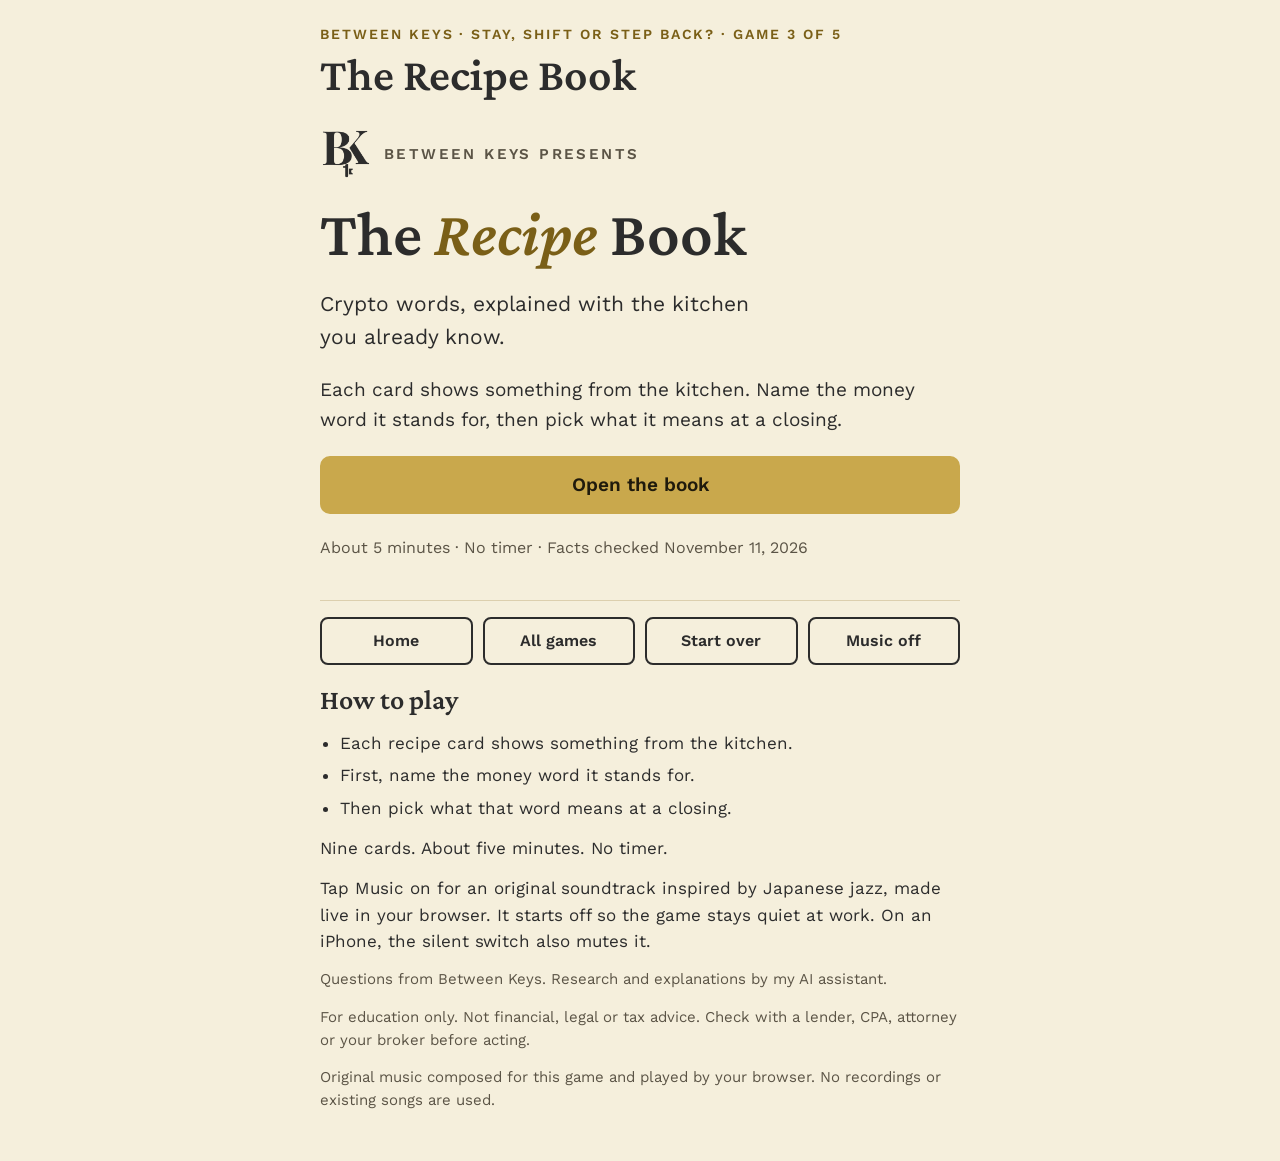
<file: games/recipe-book/index.html>
<!doctype html>
<html lang="en">
<head>
<meta charset="utf-8">
<meta name="viewport" content="width=device-width, initial-scale=1, viewport-fit=cover">
<title>The Recipe Book | Crypto in Kitchen Words | Between Keys</title>
<meta name="description" content="Match kitchen pictures to crypto words like blockchain, stablecoin and smart contract, then see what each one means at a home closing. Free to play.">
<link rel="canonical" href="https://betweenkeys.org/games/recipe-book/">
<link rel="icon" type="image/png" href="../assets/favicon.png">
<link rel="apple-touch-icon" href="../assets/apple-touch-icon.png">
<meta name="theme-color" content="#2C2C2C">
<meta property="og:type" content="website">
<meta property="og:site_name" content="Between Keys">
<meta property="og:title" content="The Recipe Book">
<meta property="og:description" content="Match kitchen pictures to crypto words like blockchain, stablecoin and smart contract, then see what each one means at a home closing. Free to play.">
<meta property="og:url" content="https://betweenkeys.org/games/recipe-book/">
<meta property="og:image" content="https://betweenkeys.org/games/recipe-book/social.png">
<meta property="og:image:width" content="1200">
<meta property="og:image:height" content="630">
<meta property="og:image:alt" content="The Recipe Book, a Between Keys game">
<meta name="twitter:card" content="summary_large_image">
<link rel="preconnect" href="https://fonts.googleapis.com">
<link rel="preconnect" href="https://fonts.gstatic.com" crossorigin>
<link rel="stylesheet" href="https://fonts.googleapis.com/css2?family=Crimson+Pro:ital,wght@0,500;0,600;0,700;1,500;1,600&family=Work+Sans:wght@400;500;600;700&display=swap">
<style>
/* Layout: one 640px column. A newsprint headline card flips to a gold street-sign "your street" side. */
:root {
  --paper: #F5EFDC;      /* cream page */
  --card: #FFFBF0;       /* card stock */
  --ink: #2C2C2C;        /* charcoal */
  --muted: #5B5446;
  --rule: #DCCFAE;
  --gold: #C9A84C;       /* brand gold, fills and borders */
  --gold-ink: #7A5F17;   /* gold dark enough for text on cream */
  --on-gold: #1F1A0C;
  --good: #2D6A4C;
  --good-bg: #E3EFE6;
  --miss: #94392B;
  --miss-bg: #F6E3DD;
  --overlay: rgba(44,44,44,.55);
  --display: 'Crimson Pro', Georgia, 'Times New Roman', serif;
  --body: 'Work Sans', Arial, Helvetica, sans-serif;
}
@media (prefers-color-scheme: dark) { :root:not([data-theme="light"]) {
  --paper: #1E1C19; --card: #2A2723; --ink: #F5EFDC; --muted: #BDB39C; --rule: #45403A;
  --gold: #C9A84C; --gold-ink: #DDBF6C; --on-gold: #1F1A0C;
  --good: #8FD0AC; --good-bg: #213429; --miss: #EDA08E; --miss-bg: #3A2520; --overlay: rgba(0,0,0,.65);
  color-scheme: dark; } }
:root[data-theme="dark"] {
  --paper: #1E1C19; --card: #2A2723; --ink: #F5EFDC; --muted: #BDB39C; --rule: #45403A;
  --gold: #C9A84C; --gold-ink: #DDBF6C; --on-gold: #1F1A0C;
  --good: #8FD0AC; --good-bg: #213429; --miss: #EDA08E; --miss-bg: #3A2520; --overlay: rgba(0,0,0,.65);
  color-scheme: dark; }

* { box-sizing: border-box; }
:root { padding-top: env(safe-area-inset-top, 0px); padding-bottom: env(safe-area-inset-bottom, 0px); }
html { -webkit-text-size-adjust: 100%; }
img { max-width: 100%; }
[hidden] { display: none !important; }
body {
  margin: 0;
  background: var(--paper); color: var(--ink);
  font-family: var(--body); font-size: 19px; line-height: 1.55;
  padding-left: max(16px, env(safe-area-inset-left, 0px));
  padding-right: max(16px, env(safe-area-inset-right, 0px));
  padding-block: 24px 48px;
}
.wrap { max-width: 640px; margin: 0 auto; display: flex; flex-direction: column; gap: 20px; }
h1, h2, h3 { font-family: var(--display); font-weight: 600; line-height: 1.1; text-wrap: balance; margin: 0; }
p { margin: 0; }
a { color: var(--gold-ink); text-underline-offset: 3px; }
button { font: inherit; color: inherit; }
:focus-visible { outline: 3px solid var(--gold); outline-offset: 3px; }

/* Page header */
.pagehead { display: flex; flex-direction: column; gap: 4px; }
.kicker { font-size: 14px; font-weight: 600; letter-spacing: .14em; text-transform: uppercase; color: var(--gold-ink); }
.pagehead h1 { font-size: clamp(34px, 8vw, 46px); }

/* Stage */
.stage { min-height: 460px; }
.btn {
  min-height: 52px; padding: 12px 22px; border-radius: 10px; border: 2px solid var(--ink);
  background: var(--ink); color: var(--paper); font-size: 19px; font-weight: 600; cursor: pointer;
  display: inline-flex; align-items: center; justify-content: center; gap: 8px; text-decoration: none;
}
.btn.ghost { background: transparent; color: var(--ink); }
.btn.gold { background: var(--gold); border-color: var(--gold); color: var(--on-gold); }
.btn:hover { filter: brightness(1.08); }
.row { display: flex; flex-wrap: wrap; gap: 12px; }
.row .btn { flex: 1 1 160px; }

/* Title screen */
.title { display: flex; flex-direction: column; gap: 22px; padding-block: 8px; }
.presents { display: flex; align-items: center; gap: 12px; }
.mark { width: 52px; height: 52px; flex: none; background: var(--ink);
  -webkit-mask: url("[data-uri]") center / contain no-repeat; mask: url("[data-uri]") center / contain no-repeat; }
.presents span { font-size: 15px; font-weight: 600; letter-spacing: .16em; text-transform: uppercase; color: var(--muted); }
.title h2 { font-size: clamp(44px, 12vw, 64px); line-height: 1; }
.title h2 em { font-style: italic; color: var(--gold-ink); }
.title .lede { font-size: 21px; max-width: 34ch; }
.meta-line { font-size: 16px; color: var(--muted); }

/* Progress */
.progress { display: flex; align-items: center; justify-content: space-between; gap: 12px; margin-bottom: 14px; font-size: 16px; color: var(--muted); }
.dots { display: flex; gap: 6px; }
.dot { width: 12px; height: 12px; border-radius: 50%; border: 2px solid var(--rule); }
.dot.now { border-color: var(--gold); }
.dot.hit { background: var(--good); border-color: var(--good); }
.dot.miss { background: var(--miss); border-color: var(--miss); }

/* The card */
.card {
  background: var(--card); border: 1px solid var(--rule); border-radius: 6px;
  padding: 26px 24px 28px; display: flex; flex-direction: column; gap: 18px;
  transition: transform .28s ease-in, opacity .28s ease-in; transform-origin: center;
}
.card.turning { transform: perspective(900px) rotateY(90deg); opacity: .6; }
.front { border-top: 6px double var(--ink); }
.front .label { font-size: 13px; font-weight: 700; letter-spacing: .2em; text-transform: uppercase; color: var(--muted);
  display: flex; justify-content: space-between; border-bottom: 1px solid var(--rule); padding-bottom: 8px; }
.front .headline { font-size: clamp(36px, 9vw, 50px); font-weight: 700; font-style: italic; line-height: 1.04; }
.front .hint { font-size: 17px; color: var(--muted); }

.sign { align-self: flex-start; background: var(--gold); color: var(--on-gold); border-radius: 4px;
  padding: 6px 14px; font-weight: 700; font-size: 14px; letter-spacing: .16em; text-transform: uppercase;
  box-shadow: inset 0 0 0 2px var(--on-gold), inset 0 0 0 4px var(--gold); }
.back .was { font-family: var(--display); font-style: italic; font-size: 20px; color: var(--muted); }
.back .q { font-size: 22px; font-weight: 600; line-height: 1.35; }
.choices { display: flex; flex-direction: column; gap: 10px; }
.choice {
  min-height: 56px; text-align: left; padding: 12px 16px; border-radius: 10px; cursor: pointer;
  border: 2px solid var(--rule); background: var(--paper); font-size: 20px; font-weight: 500;
  display: flex; align-items: center; gap: 12px;
}
.choice:hover:not([disabled]) { border-color: var(--gold); }
.choice .tag { margin-left: auto; font-size: 15px; font-weight: 700; letter-spacing: .06em; text-transform: uppercase; }
.choice[disabled] { cursor: default; opacity: .7; }
.choice.right { border-color: var(--good); background: var(--good-bg); opacity: 1; }
.choice.right .tag { color: var(--good); }
.choice.wrong { border-color: var(--miss); background: var(--miss-bg); opacity: 1; }
.choice.wrong .tag { color: var(--miss); }

/* Reveal */
.reveal { display: flex; flex-direction: column; gap: 14px; border-top: 1px solid var(--rule); padding-top: 18px; }
.verdict { font-weight: 700; font-size: 18px; }
.verdict.ok { color: var(--good); } .verdict.no { color: var(--miss); }
.big { font-family: var(--display); font-size: clamp(52px, 14vw, 72px); font-weight: 700; line-height: 1; color: var(--gold-ink); font-variant-numeric: tabular-nums; }
.read, .math, .caution { font-size: 17px; padding: 12px 14px; border-radius: 8px; background: var(--paper); border-left: 4px solid var(--gold); }
.read b, .math b, .caution b { display: block; font-size: 13px; letter-spacing: .14em; text-transform: uppercase; color: var(--gold-ink); }
.src { font-size: 15px; color: var(--muted); display: flex; flex-direction: column; gap: 6px; }
.src ul { margin: 0; padding-left: 18px; }

/* Results */
.result { display: flex; flex-direction: column; gap: 18px; }
.score { font-family: var(--display); font-size: clamp(60px, 18vw, 88px); font-weight: 700; line-height: 1; }
.score small { font-size: .4em; color: var(--muted); font-weight: 500; }
.rank { font-family: var(--display); font-size: 30px; font-style: italic; color: var(--gold-ink); }
.keys { background: var(--card); border: 2px solid var(--gold); border-radius: 10px; padding: 22px; display: flex; flex-direction: column; gap: 12px; }
.keys h3 { font-size: 30px; }
.keys ol { margin: 0; padding-left: 22px; display: flex; flex-direction: column; gap: 8px; }
.sendit { font-family: var(--display); font-size: 26px; font-style: italic; }
.toast { font-size: 16px; color: var(--good); min-height: 1.4em; }

/* Nav bar (Arcade Kit pattern) */
.nav { display: flex; flex-wrap: wrap; gap: 10px; border-top: 1px solid var(--rule); padding-top: 16px; }
.nav button { flex: 1 1 140px; min-height: 48px; font-size: 16px; font-weight: 600; cursor: pointer;
  border-radius: 8px; border: 2px solid var(--ink); background: transparent; }
.nav button.confirm { background: var(--miss-bg); border-color: var(--miss); color: var(--miss); }

/* Info */
.info { display: flex; flex-direction: column; gap: 14px; font-size: 17px; }
.info h2 { font-size: 28px; }
.info ul { margin: 0; padding-left: 20px; display: flex; flex-direction: column; gap: 6px; }
.fine { font-size: 15px; color: var(--muted); }

/* Feedback card */
.scrim { position: fixed; inset: 0; background: var(--overlay); display: flex; align-items: flex-end; justify-content: center; z-index: 20;
  padding: 16px max(16px, env(safe-area-inset-right, 0px)) max(16px, env(safe-area-inset-bottom, 0px)) max(16px, env(safe-area-inset-left, 0px)); }
.fb { background: var(--card); color: var(--ink); border-radius: 12px; padding: 22px; width: 100%; max-width: 520px; display: flex; flex-direction: column; gap: 14px; }
.fb h3 { font-size: 26px; }
.stars { display: flex; gap: 6px; }
.stars button { width: 48px; height: 48px; font-size: 28px; border: 0; background: none; cursor: pointer; color: var(--rule); line-height: 1; }
.stars button.on { color: var(--gold); }
.fb label { font-size: 16px; font-weight: 600; display: flex; flex-direction: column; gap: 6px; }
.fb textarea, .fb input { font: inherit; font-size: 17px; padding: 10px 12px; border-radius: 8px; border: 2px solid var(--rule); background: var(--paper); color: var(--ink); width: 100%; }
.fb textarea { min-height: 90px; resize: vertical; }
.loading { font-size: 18px; color: var(--muted); padding: 40px 0; }

@media (prefers-reduced-motion: reduce) { .card { transition: none; } .card.turning { transform: none; opacity: 1; } }
</style>
<style>
/* The Recipe Book: recipe cards. A drawn kitchen picture on the left of each card, the questions below. */
.rcard { background: var(--card); border: 1px solid var(--rule); border-top: 6px solid var(--gold); border-radius: 6px; padding: 20px; display: flex; flex-direction: column; gap: 14px; }
.rtop { display: flex; gap: 16px; align-items: center; }
.pic { width: 96px; height: 96px; flex: none; border-radius: 12px; background: var(--paper); border: 2px solid var(--gold); display: grid; place-items: center; color: var(--ink); }
.pic svg { width: 76px; height: 76px; }
.rname { font-family: var(--display); font-size: 28px; font-weight: 600; line-height: 1.1; }
.rdesc { font-size: 18px; background: var(--card); }
.step { font-size: 13px; font-weight: 700; letter-spacing: .16em; text-transform: uppercase; color: var(--muted); }
.ask { display: flex; flex-direction: column; gap: 10px; }
.ask h3 { font-family: var(--body); font-size: 20px; font-weight: 600; }
.term { font-family: var(--display); font-size: clamp(40px, 11vw, 56px); font-weight: 700; line-height: 1; color: var(--gold-ink); }
.pairs { display: flex; flex-direction: column; gap: 10px; }
.pair { display: grid; grid-template-columns: 44px 1fr; gap: 12px; align-items: center; padding: 10px 0; border-top: 1px solid var(--rule); }
.pair .pic { width: 44px; height: 44px; border-radius: 8px; }
.pair .pic svg { width: 34px; height: 34px; }
.pair b { font-family: var(--display); font-size: 20px; }
.pair span { display: block; font-size: 15px; color: var(--muted); }
</style>
</head>
<body>
<div class="wrap">
  <header class="pagehead">
    <p class="kicker">Between Keys · Stay, Shift or Step Back? · Game 3 of 5</p>
    <h1>The Recipe Book</h1>
  </header>

  <main class="stage" id="stage" aria-live="polite"><p class="loading">Loading…</p></main>

  <nav class="nav" aria-label="Game">
    <button type="button" id="navHome">Home</button>
    <button type="button" id="navGames">All games</button>
    <button type="button" id="navStart">Start over</button>
    <button type="button" id="navSound" aria-pressed="false">Music off</button>
  </nav>

  <section class="info">
    <h2>How to play</h2>
    <ul>
      <li>Each recipe card shows something from the kitchen.</li>
      <li>First, name the money word it stands for.</li>
      <li>Then pick what that word means at a closing.</li>
    </ul>
    <p>Nine cards. About five minutes. No timer.</p>
    <p>Tap Music on for an original soundtrack inspired by Japanese jazz, made live in your browser. It starts off so the game stays quiet at work. On an iPhone, the silent switch also mutes it.</p>
    <p class="fine" id="credit"></p>
    <p class="fine" id="disclaimer"></p>
    <p class="fine">Original music composed for this game and played by your browser. No recordings or existing songs are used.</p>
  </section>
</div>

<script>
(function () {
  var GAME_ID = 'recipe-book';
  var GAME_VERSION = '1.0';
  var DATA_PATHS = ['../../data/stay-shift-step-back.json', 'facts.json'];

  var D, G, meta, state = { i: -1, score: 0, results: [], phase: 'title' };
  var stage = document.getElementById('stage');
  var sound = false;

  function esc(s) { return String(s).replace(/[&<>"']/g, function (c) { return { '&': '&amp;', '<': '&lt;', '>': '&gt;', '"': '&quot;', "'": '&#39;' }[c]; }); }
  function fill(s) { return esc(s || '').replace(/\{\{(\w+)\}\}/g, function (m, id) { return D.facts[id] ? esc(D.facts[id].display) : m; }); }
  function store(k, v) { try { if (v === undefined) return localStorage.getItem(k); localStorage.setItem(k, v); } catch (e) { return null; } }

  /* ---------- Kitchen pictures, drawn in code ---------- */
  var G_ = 'var(--gold)';
  var PICS = {
    book: '<svg viewBox="0 0 80 80" fill="none" stroke="currentColor" stroke-width="3" stroke-linejoin="round"><rect x="20" y="10" width="44" height="54" rx="3" opacity=".35"/><rect x="14" y="16" width="44" height="54" rx="3" opacity=".6"/><rect x="8" y="22" width="44" height="54" rx="3" fill="' + G_ + '"/><path d="M16 36h28M16 46h28M16 56h20"/></svg>',
    vanilla: '<svg viewBox="0 0 80 80" fill="none" stroke="currentColor" stroke-width="3" stroke-linejoin="round" stroke-linecap="round"><path d="M22 20h36v8H22z" fill="' + G_ + '"/><path d="M24 28h32v42a4 4 0 0 1-4 4H28a4 4 0 0 1-4-4z"/><path d="M33 34c-2 12 2 24-1 34M41 32c1 13-2 24 1 36M49 34c-3 12 2 23-1 34"/></svg>',
    cup: '<svg viewBox="0 0 80 80" fill="none" stroke="currentColor" stroke-width="3" stroke-linejoin="round" stroke-linecap="round"><path d="M14 22h40l-4 48H18z" fill="' + G_ + '"/><path d="M54 30h8a6 6 0 0 1 0 12h-9"/><path d="M22 34h10M22 46h14M22 58h10"/><path d="M10 22h48"/></svg>',
    bread: '<svg viewBox="0 0 80 80" fill="none" stroke="currentColor" stroke-width="3" stroke-linejoin="round" stroke-linecap="round"><rect x="10" y="16" width="60" height="52" rx="8"/><rect x="18" y="24" width="44" height="26" rx="4"/><path d="M26 44c0-10 28-10 28 0z" fill="' + G_ + '"/><circle cx="24" cy="59" r="3"/><circle cx="36" cy="59" r="3"/><path d="M48 59h14"/></svg>',
    cake: '<svg viewBox="0 0 80 80" fill="none" stroke="currentColor" stroke-width="3" stroke-linejoin="round"><rect x="8" y="22" width="64" height="40" rx="3" fill="' + G_ + '"/><path d="M24 22v40M40 22v40M56 22v40M8 35h64M8 49h64"/><rect x="58" y="10" width="14" height="12" rx="2" transform="rotate(12 65 16)"/></svg>',
    giftcard: '<svg viewBox="0 0 80 80" fill="none" stroke="currentColor" stroke-width="3" stroke-linejoin="round" stroke-linecap="round"><rect x="8" y="20" width="64" height="42" rx="6" fill="' + G_ + '"/><rect x="16" y="30" width="12" height="9" rx="2"/><path d="M16 50h22M48 30l6-6 6 6v12H48z"/></svg>',
    lockbox: '<svg viewBox="0 0 80 80" fill="none" stroke="currentColor" stroke-width="3" stroke-linejoin="round" stroke-linecap="round"><rect x="10" y="28" width="60" height="40" rx="4"/><path d="M10 40h60" /><rect x="30" y="44" width="20" height="16" rx="3" fill="' + G_ + '"/><path d="M34 44v-6a6 6 0 0 1 12 0v6"/><path d="M18 28v-8h44v8"/></svg>',
    store: '<svg viewBox="0 0 80 80" fill="none" stroke="currentColor" stroke-width="3" stroke-linejoin="round" stroke-linecap="round"><path d="M12 30h56v40H12z"/><path d="M8 18h64l-4 12H12z" fill="' + G_ + '"/><path d="M24 18l-2 12M40 18v12M56 18l2 12"/><rect x="34" y="46" width="12" height="24"/><rect x="18" y="40" width="10" height="10"/><rect x="52" y="40" width="10" height="10"/></svg>',
    list: '<svg viewBox="0 0 80 80" fill="none" stroke="currentColor" stroke-width="3" stroke-linejoin="round" stroke-linecap="round"><rect x="14" y="14" width="52" height="60" rx="4"/><rect x="28" y="8" width="24" height="12" rx="3" fill="' + G_ + '"/><path d="M22 34l4 4 6-8M38 34h20M22 48l4 4 6-8M38 48h20M22 62h10M38 62h20"/></svg>'
  };

  /* ---------- Music: an original tune inspired by Japanese jazz, made in the browser ----------
     Electric piano, vibraphone, upright-style bass and brushed drums at 84 BPM with a light swing.
     The A section uses the IVmaj7, III7, vi7 movement common in Japanese city pop and jazz fusion.
     No recordings or existing songs are used. */
  var M = { ctx: null, master: null, bus: null, ep: null, vib: null, noise: null, timer: null, bar: 0, t: 0 };
  var BPM = 100, SPB = 60 / BPM;
  function mtof(m) { return 440 * Math.pow(2, (m - 69) / 12); }
  /* Recipe Book theme, F major. A chain of two-five moves in the A section; the B section slips through
     a D-flat tritone substitute and a borrowed B-flat minor sixth, a favorite city-pop color. */
  var CH = {
    Bbmaj9: [62, 65, 69, 72], Am9: [60, 64, 67, 71], D7b9: [54, 60, 63, 69], Gm9: [58, 62, 65, 69], C13: [64, 69, 70, 74],
    Fmaj9: [57, 60, 64, 67], Dm9: [53, 57, 60, 64], C7sus: [58, 62, 65, 67], C7: [58, 64, 67, 74], Db9: [53, 59, 63, 68],
    Cm9: [63, 67, 70, 74], F13: [57, 62, 63, 67], Bbm6: [61, 65, 67, 70], D7: [54, 60, 64, 69]
  };
  var SEC_A = [
    [[CH.Bbmaj9, 46, 4]], [[CH.Am9, 45, 2], [CH.D7b9, 50, 2]], [[CH.Gm9, 43, 4]], [[CH.C13, 48, 4]],
    [[CH.Fmaj9, 41, 4]], [[CH.Dm9, 50, 4]], [[CH.Gm9, 43, 4]], [[CH.C7sus, 48, 2], [CH.C7, 48, 2]]
  ];
  var SEC_B = [
    [[CH.Dm9, 50, 4]], [[CH.Db9, 49, 4]], [[CH.Cm9, 48, 2], [CH.F13, 41, 2]], [[CH.Bbmaj9, 46, 4]],
    [[CH.Bbm6, 46, 4]], [[CH.Am9, 45, 2], [CH.D7, 50, 2]], [[CH.Gm9, 43, 4]], [[CH.C7sus, 48, 2], [CH.C7, 48, 2]]
  ];
  /* melody: [beat, midi, beats] per bar */
  var MEL_A = [
    [[0, 81, 1], [1, 79, .5], [1.5, 77, .5], [2, 74, 1.5], [3.5, 77, .5]],
    [[0, 76, 1], [1, 72, 1], [2, 75, .5], [2.5, 74, .5], [3, 72, 1]],
    [[0, 74, 1.5], [1.5, 77, .5], [2, 81, 1], [3, 79, 1]],
    [[0, 81, 2], [2, 79, .5], [2.5, 76, 1.5]],
    [[0, 79, 1], [1, 81, 1], [2, 84, 1.5], [3.5, 81, .5]],
    [[0, 81, 1], [1, 77, 1], [2, 76, 1], [3, 74, 1]],
    [[0, 77, .5], [.5, 79, .5], [1, 81, 1], [2, 82, 1], [3, 81, 1]],
    [[0, 79, 2], [2, 76, 1], [3, 74, 1]]
  ];
  var MEL_B = [
    [[0, 84, 1.5], [1.5, 81, .5], [2, 77, 2]],
    [[.5, 80, .5], [1, 77, 1], [2, 75, 2]],
    [[0, 79, 1], [1, 75, 1], [2, 74, 1], [3, 72, 1]],
    [[0, 77, 1], [1, 81, 1], [2, 84, 2]],
    [[0, 82, 1], [1, 79, 1], [2, 77, 1], [3, 73, 1]],
    [[0, 76, 1], [1, 72, 1], [2, 78, 1], [3, 81, 1]],
    [[0, 82, 1.5], [1.5, 81, .5], [2, 77, 1], [3, 74, 1]],
    [[0, 72, 1], [1, 74, 1], [2, 76, 1], [3, 79, 1]]
  ];
  /* song form: [chords, melody or null] */
  var FORM = [[SEC_A, null], [SEC_A, MEL_A], [SEC_B, MEL_B], [SEC_A, MEL_A], [SEC_B, null]];
  var BARS = FORM.length * 8;

  function sw(b) { var f = b % 1; return f > .4 && f < .6 ? b + .1 : b; } /* light swing on off-beats */

  function musicInit() {
    if (M.ctx) return;
    var Ctx = window.AudioContext || window.webkitAudioContext; if (!Ctx) return;
    var c = M.ctx = new Ctx();
    var comp = c.createDynamicsCompressor(); comp.threshold.value = -18; comp.ratio.value = 3;
    var warm = c.createBiquadFilter(); warm.type = 'lowpass'; warm.frequency.value = 7500;
    M.master = c.createGain(); M.master.gain.value = 0.55;
    M.master.connect(warm); warm.connect(comp); comp.connect(c.destination);
    var len = c.sampleRate * 1, buf = c.createBuffer(1, len, c.sampleRate), d = buf.getChannelData(0);
    for (var k = 0; k < len; k++) d[k] = Math.random() * 2 - 1;
    M.noise = buf;
    document.addEventListener('visibilitychange', function () {
      if (!M.ctx) return;
      if (document.hidden) M.ctx.suspend(); else if (sound) M.ctx.resume();
    });
  }

  function newBus() {
    var c = M.ctx;
    M.bus = c.createGain(); M.bus.gain.value = 1; M.bus.connect(M.master);
    /* electric piano chain with tremolo */
    var lp = c.createBiquadFilter(); lp.type = 'lowpass'; lp.frequency.value = 2600;
    var trem = c.createGain(); trem.gain.value = 0.85;
    var lfo = c.createOscillator(), lfoAmt = c.createGain(); lfo.frequency.value = 4.2; lfoAmt.gain.value = 0.15;
    lfo.connect(lfoAmt); lfoAmt.connect(trem.gain); lfo.start();
    lp.connect(trem); trem.connect(M.bus); M.ep = lp; M.lfo = lfo;
    var vib = c.createGain(); vib.gain.value = 1; vib.connect(M.bus); M.vib = vib;
  }

  function ep(t, m, dur, vel) {
    var c = M.ctx, f = mtof(m);
    var car = c.createOscillator(), mod = c.createOscillator(), mg = c.createGain(), amp = c.createGain();
    car.frequency.value = f; mod.frequency.value = f; car.type = mod.type = 'sine';
    mg.gain.setValueAtTime(f * 1.4, t); mg.gain.exponentialRampToValueAtTime(f * 0.15, t + 0.35);
    mod.connect(mg); mg.connect(car.frequency);
    amp.gain.setValueAtTime(0.0001, t); amp.gain.exponentialRampToValueAtTime(vel, t + 0.006);
    amp.gain.exponentialRampToValueAtTime(vel * 0.45, t + 0.6);
    amp.gain.setValueAtTime(vel * 0.45, t + Math.max(dur, 0.62));
    amp.gain.exponentialRampToValueAtTime(0.0001, t + dur + 0.35);
    car.connect(amp); amp.connect(M.ep);
    car.start(t); mod.start(t); car.stop(t + dur + 0.4); mod.stop(t + dur + 0.4);
  }

  function vibe(t, m, dur) {
    var c = M.ctx, f = mtof(m), amp = c.createGain(), o = c.createOscillator(), o2 = c.createOscillator(), g2 = c.createGain();
    o.type = 'sine'; o.frequency.value = f; o2.type = 'sine'; o2.frequency.value = f * 4; g2.gain.value = 0.08;
    var tr = c.createOscillator(), tra = c.createGain(); tr.frequency.value = 5.5; tra.gain.value = 0.04;
    tr.connect(tra); tra.connect(amp.gain);
    amp.gain.setValueAtTime(0.0001, t); amp.gain.exponentialRampToValueAtTime(0.13, t + 0.008);
    amp.gain.exponentialRampToValueAtTime(0.05, t + 0.4);
    amp.gain.exponentialRampToValueAtTime(0.0001, t + Math.max(dur, 0.5) + 0.9);
    o.connect(amp); o2.connect(g2); g2.connect(amp); amp.connect(M.vib);
    var end = t + Math.max(dur, 0.5) + 1;
    [o, o2, tr].forEach(function (x) { x.start(t); x.stop(end); });
  }

  function bass(t, m, dur) {
    var c = M.ctx, f = mtof(m), o = c.createOscillator(), o2 = c.createOscillator(), lp = c.createBiquadFilter(), amp = c.createGain();
    o.type = 'sine'; o2.type = 'triangle'; o.frequency.value = f; o2.frequency.value = f;
    lp.type = 'lowpass'; lp.frequency.setValueAtTime(900, t); lp.frequency.exponentialRampToValueAtTime(380, t + 0.25);
    amp.gain.setValueAtTime(0.0001, t); amp.gain.exponentialRampToValueAtTime(0.32, t + 0.012);
    amp.gain.exponentialRampToValueAtTime(0.16, t + 0.3);
    amp.gain.exponentialRampToValueAtTime(0.0001, t + dur * 0.95);
    o.connect(lp); o2.connect(lp); lp.connect(amp); amp.connect(M.bus);
    o.start(t); o2.start(t); o.stop(t + dur); o2.stop(t + dur);
  }

  function noiseHit(t, type, freq, q, peak, len) {
    var c = M.ctx, s = c.createBufferSource(), fl = c.createBiquadFilter(), amp = c.createGain();
    s.buffer = M.noise; fl.type = type; fl.frequency.value = freq; fl.Q.value = q;
    amp.gain.setValueAtTime(0.0001, t); amp.gain.exponentialRampToValueAtTime(peak, t + 0.004);
    amp.gain.exponentialRampToValueAtTime(0.0001, t + len);
    s.connect(fl); fl.connect(amp); amp.connect(M.bus);
    s.start(t, Math.random() * 0.5); s.stop(t + len + 0.02);
  }

  function kick(t) {
    var c = M.ctx, o = c.createOscillator(), amp = c.createGain();
    o.frequency.setValueAtTime(110, t); o.frequency.exponentialRampToValueAtTime(42, t + 0.12);
    amp.gain.setValueAtTime(0.0001, t); amp.gain.exponentialRampToValueAtTime(0.42, t + 0.005);
    amp.gain.exponentialRampToValueAtTime(0.0001, t + 0.32);
    o.connect(amp); amp.connect(M.bus); o.start(t); o.stop(t + 0.35);
  }

  function scheduleBar(n, t0) {
    var sec = FORM[Math.floor(n / 8) % FORM.length], i = n % 8;
    var bar = sec[0][i], mel = sec[1] ? sec[1][i] : null;
    var at = function (b) { return t0 + sw(b) * SPB; };
    /* chords and bass */
    var pos = 0;
    bar.forEach(function (ch, k) {
      var voicing = ch[0], root = ch[1], beats = ch[2];
      var next = bar[k + 1] || (sec[0][i + 1] ? sec[0][i + 1][0] : FORM[Math.floor((n + 1) / 8) % FORM.length][0][0][0]);
      voicing.forEach(function (m, j) { ep(at(pos) + j * 0.012, m, SPB * (beats === 4 ? 1.4 : 1.1), 0.05); });
      if (beats === 4) voicing.forEach(function (m, j) { ep(at(pos + 2.5) + j * 0.01, m, SPB * 0.45, 0.03); });
      else voicing.forEach(function (m, j) { ep(at(pos + 1.5) + j * 0.01, m, SPB * 0.4, 0.028); });
      bass(at(pos), root, SPB * 1.4);
      if (beats === 4) {
        bass(at(pos + 1.5), root + 7, SPB * 0.5);
        bass(at(pos + 2), root + 12 > 55 ? root : root + 12, SPB * 0.9);
        var nr = next[1]; bass(at(pos + 3), nr + (nr > root ? -1 : 1), SPB * 0.9);
      } else {
        bass(at(pos + 1), root + 7 > 55 ? root - 5 : root + 7, SPB * 0.9);
      }
      pos += beats;
    });
    /* drums: brushes and a soft kick */
    for (var b = 0; b < 4; b += 0.5) noiseHit(at(b), 'highpass', 7000, 0.7, b % 1 ? 0.05 : 0.03, 0.05);
    noiseHit(at(1), 'bandpass', 1800, 0.8, 0.09, 0.16);
    noiseHit(at(3), 'bandpass', 1800, 0.8, 0.1, 0.16);
    kick(at(0)); if (i % 2) kick(at(2.5));
    /* melody */
    if (mel) mel.forEach(function (e) { vibe(at(e[0]), e[1], SPB * e[2]); });
  }

  function musicStart() {
    musicInit(); if (!M.ctx) return;
    if (M.ctx.state === 'suspended') M.ctx.resume();
    if (M.timer) return;
    newBus();
    M.bar = 0; M.t = M.ctx.currentTime + 0.12;
    M.timer = setInterval(function () {
      while (M.t < M.ctx.currentTime + 0.6) {
        try { scheduleBar(M.bar, M.t); } catch (e) {}
        M.t += SPB * 4; M.bar = (M.bar + 1) % BARS;
      }
    }, 50);
  }

  function musicStop() {
    if (!M.ctx || !M.timer) return;
    clearInterval(M.timer); M.timer = null;
    var bus = M.bus, lfo = M.lfo, t = M.ctx.currentTime;
    bus.gain.setValueAtTime(bus.gain.value, t); bus.gain.linearRampToValueAtTime(0, t + 0.4);
    setTimeout(function () { try { bus.disconnect(); lfo.stop(); } catch (e) {} }, 600);
  }

  /* short sound effects, in the same key */
  function tone(midis) {
    if (!sound || !M.ctx) return;
    try {
      var t = M.ctx.currentTime + 0.01, out = M.ctx.createGain(); out.gain.value = 1.6; out.connect(M.master);
      var save = M.vib; M.vib = out;
      midis.forEach(function (m, k) { vibe(t + k * 0.09, m, 0.3); });
      M.vib = save;
    } catch (e) {}
  }

  /* ---------- Screens ---------- */
  function picFor(c) { return '<div class="pic" aria-hidden="true">' + PICS[c.pic] + '</div>'; }
  function others(k, n) { var out = [], step = [3, 5, 7, 2]; for (var j = 0; out.length < n; j++) out.push(G.cards[(k + step[j]) % G.cards.length]); return out; }
  function rotate(arr, by) { by = by % arr.length; return arr.slice(by).concat(arr.slice(0, by)); }

  function renderTitle() {
    state = { i: -1, score: 0, results: [], phase: 'title' };
    stage.innerHTML =
      '<div class="title">' +
        '<div class="presents"><div class="mark" aria-hidden="true"></div><span>Between Keys presents</span></div>' +
        '<h2>The <em>Recipe</em> Book</h2>' +
        '<p class="lede">' + esc(G.tagline) + '</p>' +
        '<p>' + esc(G.intro) + '</p>' +
        '<div class="row"><button class="btn gold" type="button" id="go">Open the book</button></div>' +
        '<p class="meta-line">About ' + G.minutes + ' minutes · No timer · Facts checked ' + esc(niceDate(meta.last_checked)) + '</p>' +
      '</div>';
    document.getElementById('go').onclick = function () { tone([72]); next(); };
  }

  function dots() {
    return '<div class="progress"><span>Card ' + (state.i + 1) + ' of ' + G.cards.length + ' · ' + state.score + ' points</span><span class="dots" aria-hidden="true">' +
      G.cards.map(function (c, k) { var r = state.results[k]; return '<span class="dot ' + (r === 2 ? 'hit' : r === 0 ? 'miss' : r === 1 ? 'now' : (k === state.i ? 'now' : '')) + '"></span>'; }).join('') + '</span></div>';
  }

  function next() {
    state.i++;
    if (state.i >= G.cards.length) return renderResult();
    state.phase = 'term'; state.got = 0;
    var c = G.cards[state.i];
    var opts = rotate([c].concat(others(state.i, 2)), state.i);
    stage.innerHTML = dots() +
      '<article class="rcard">' +
        '<div class="rtop">' + picFor(c) + '<p class="rname">' + esc(c.kitchen_name) + '</p></div>' +
        '<p class="rdesc">' + esc(c.kitchen) + '</p>' +
        '<div class="ask" id="ask1"><p class="step">Step 1 of 2</p><h3 id="q" tabindex="-1">Which money word is this?</h3><div class="choices">' +
          opts.map(function (o) { return '<button class="choice" type="button" data-id="' + esc(o.id) + '"><span>' + esc(o.term) + '</span><span class="tag"></span></button>'; }).join('') +
        '</div></div>' +
        '<div id="ask2"></div><div id="reveal"></div>' +
      '</article>';
    wire('#ask1', function (id) { pickTerm(id); });
    document.getElementById('q').focus({ preventScroll: true });
  }

  function wire(sel, fn) {
    Array.prototype.forEach.call(stage.querySelectorAll(sel + ' .choice'), function (b) { b.onclick = function () { fn(b.dataset.id); }; });
  }
  function mark(sel, rightId, pickedId) {
    Array.prototype.forEach.call(stage.querySelectorAll(sel + ' .choice'), function (b) {
      b.disabled = true;
      if (b.dataset.id === rightId) { b.classList.add('right'); b.querySelector('.tag').textContent = b.dataset.id === pickedId ? 'Yes' : 'Answer'; }
      else if (b.dataset.id === pickedId) { b.classList.add('wrong'); b.querySelector('.tag').textContent = 'Your pick'; }
    });
  }

  function pickTerm(id) {
    if (state.phase !== 'term') return;
    var c = G.cards[state.i], ok = id === c.id;
    if (ok) { state.score++; state.got++; }
    tone(ok ? [72, 76] : [67, 63]);
    mark('#ask1', c.id, id);
    state.phase = 'closing';
    var opts = rotate([c].concat(others(state.i + 1, 2)), state.i + 1);
    var box = document.getElementById('ask2');
    box.className = 'ask';
    box.innerHTML = '<p class="step">Step 2 of 2</p><h3 id="q2" tabindex="-1">' + esc(c.term) + '. What does it mean at a closing?</h3><div class="choices">' +
      opts.map(function (o) { return '<button class="choice" type="button" data-id="' + esc(o.id) + '"><span>' + esc(o.closing_short) + '</span><span class="tag"></span></button>'; }).join('') + '</div>';
    wire('#ask2', function (id2) { pickClosing(id2); });
    document.getElementById('q2').focus({ preventScroll: true });
    box.scrollIntoView({ behavior: 'smooth', block: 'nearest' });
  }

  function pickClosing(id) {
    if (state.phase !== 'closing') return;
    var c = G.cards[state.i], ok = id === c.id;
    if (ok) { state.score++; state.got++; }
    state.results[state.i] = state.got;
    tone(ok ? [72, 76, 79] : [67, 63]);
    mark('#ask2', c.id, id);
    state.phase = 'reveal';
    var asOf = [], seen = {};
    (c.facts || []).forEach(function (fid) { var f = D.facts[fid]; if (f && !seen[f.as_of]) { seen[f.as_of] = 1; asOf.push(f.as_of); } });
    var srcs = (c.sources || []).map(function (s) { return D.sources[s]; }).filter(Boolean);
    document.getElementById('reveal').innerHTML =
      '<div class="reveal">' +
        '<p class="verdict ' + (state.got === 2 ? 'ok' : 'no') + '">' + (state.got === 2 ? 'Both right.' : state.got === 1 ? 'One of two.' : 'Not this time. Here it is.') + '</p>' +
        '<p class="term">' + esc(c.term) + '</p>' +
        '<p><b>In the kitchen:</b> ' + esc(c.kitchen_name.replace(/^The /, 'the ')) + '.</p>' +
        '<p><b>At closing:</b> ' + fill(c.closing) + '</p>' +
        (c.read ? '<p class="read"><b>My AI assistant’s read</b>' + fill(c.read) + '</p>' : '') +
        (srcs.length ? '<div class="src">' + (asOf.length ? '<span>Dates as of: ' + esc(asOf.join(' · ')) + '</span>' : '') +
          '<ul>' + srcs.map(function (s) { return '<li><a href="' + esc(s.url) + '" target="_blank" rel="noopener">' + esc(s.publisher) + ': ' + esc(s.name) + '</a>' + (s.kind === 'news' ? ' (news report)' : '') + '</li>'; }).join('') + '</ul></div>' : '') +
        '<button class="btn gold" type="button" id="nextBtn">' + (state.i + 1 < G.cards.length ? 'Next card' : 'See my results') + '</button>' +
      '</div>';
    var nb = document.getElementById('nextBtn');
    nb.onclick = function () { window.scrollTo({ top: 0, behavior: 'smooth' }); next(); };
    nb.focus({ preventScroll: true });
    document.querySelector('.reveal').scrollIntoView({ behavior: 'smooth', block: 'start' });
  }

  function rankFor(n) { for (var k = 0; k < G.ranks.length; k++) if (n >= G.ranks[k].min) return G.ranks[k]; return G.ranks[G.ranks.length - 1]; }

  function renderResult() {
    state.phase = 'end';
    var n = state.score, total = G.cards.length * 2, r = rankFor(n);
    stage.innerHTML =
      '<div class="result">' +
        '<p class="kicker">Your results</p>' +
        '<p class="score">' + n + ' <small>of ' + total + '</small></p>' +
        '<p class="rank">' + esc(r.name) + '</p>' +
        '<p>' + esc(r.line) + '</p>' +
        '<h3 style="font-size:28px">Your recipe book</h3>' +
        '<div class="pairs">' + G.cards.map(function (c) {
          return '<div class="pair">' + picFor(c) + '<div><b>' + esc(c.term) + '</b><span>' + esc(c.kitchen_name) + ' · ' + esc(c.closing_short) + '</span></div></div>';
        }).join('') + '</div>' +
        '<section class="keys" aria-labelledby="kt"><h3 id="kt">🔑 Key Takeaways</h3><ol>' +
          G.takeaways.map(function (t) { return '<li>' + fill(t) + '</li>'; }).join('') +
        '</ol></section>' +
        '<p class="sendit">' + esc(meta.share_prompt) + '</p>' +
        '<div class="row">' +
          '<button class="btn ghost" type="button" id="again">Play again</button>' +
          '<button class="btn" type="button" id="share">Share</button>' +
          '<a class="btn gold" href="' + esc(meta.substack_url) + '" target="_blank" rel="noopener">Read on Substack</a>' +
        '</div>' +
        '<p class="toast" id="toast" role="status"></p>' +
      '</div>';
    document.getElementById('again').onclick = function () { renderTitle(); window.scrollTo({ top: 0 }); };
    document.getElementById('share').onclick = function () { share(n, total); };
    tone([72, 76, 79, 84]);
    setTimeout(function () { if (state.phase === 'end') feedback(null, 'after first round'); }, 1500);
  }

  function share(n, total) {
    var url = location.href.split('#')[0];
    var text = 'I scored ' + n + ' of ' + total + ' on The Recipe Book, a quick Between Keys game that explains crypto words with kitchen pictures. ' + meta.share_prompt;
    var toast = document.getElementById('toast');
    function copy() {
      var all = text + ' ' + url;
      if (navigator.clipboard && navigator.clipboard.writeText) navigator.clipboard.writeText(all).then(function () { toast.textContent = 'Copied. Paste it into a text or email.'; }, function () { toast.textContent = all; });
      else toast.textContent = all;
    }
    if (navigator.share) navigator.share({ title: G.title, text: text, url: url }).catch(copy); else copy();
  }

  /* ---------- Feedback card (Arcade Kit pattern) ---------- */
  var fbShown = false;
  function fbBlocked() {
    var sent = +store('bkfb_sent_' + GAME_ID) || 0;
    return fbShown || (sent && Date.now() - sent < 30 * 864e5);
  }
  function feedback(after, when) {
    if (fbBlocked()) { if (after) after(); return; }
    fbShown = true;
    var rating = 0;
    var scrim = document.createElement('div'); scrim.className = 'scrim';
    scrim.innerHTML =
      '<div class="fb" role="dialog" aria-modal="true" aria-labelledby="fbh">' +
        '<h3 id="fbh">How was this game?</h3>' +
        '<div class="stars" role="group" aria-label="Rating">' + [1,2,3,4,5].map(function (s) { return '<button type="button" data-s="' + s + '" aria-label="' + s + ' star' + (s > 1 ? 's' : '') + '">★</button>'; }).join('') + '</div>' +
        '<label for="fbText">What should we keep, fix or add?<textarea id="fbText"></textarea></label>' +
        '<label for="fbEmail">Email, if you want a reply (optional)<input id="fbEmail" type="email" autocomplete="email"></label>' +
        '<div class="row"><button class="btn gold" type="button" id="fbSend">' + (after ? 'Send and go' : 'Send') + '</button>' +
        '<button class="btn ghost" type="button" id="fbSkip">' + (after ? 'Skip and go' : 'Skip') + '</button></div>' +
      '</div>';
    document.body.appendChild(scrim);
    scrim.addEventListener('keydown', function (e) { e.stopPropagation(); });
    var stars = scrim.querySelectorAll('.stars button');
    Array.prototype.forEach.call(stars, function (b) { b.onclick = function () {
      rating = +b.dataset.s; Array.prototype.forEach.call(stars, function (x) { x.classList.toggle('on', +x.dataset.s <= rating); });
    }; });
    function close() { scrim.remove(); if (after) after(); }
    scrim.querySelector('#fbSkip').onclick = close;
    scrim.querySelector('#fbSend').onclick = function () {
      var text = scrim.querySelector('#fbText').value.trim();
      if (rating || text) {
        store('bkfb_sent_' + GAME_ID, String(Date.now()));
        if (meta.feedback_url) {
          try {
            fetch(meta.feedback_url, { method: 'POST', mode: 'no-cors', headers: { 'Content-Type': 'text/plain' },
              body: JSON.stringify({ game: 'Between Keys: ' + G.title, version: GAME_VERSION, when: when, rating: rating, text: text,
                result: state.score + '/' + G.cards.length, device: navigator.userAgent.slice(0, 120), email: scrim.querySelector('#fbEmail').value.trim() }) }).catch(function () {});
          } catch (e) {}
        }
      }
      close();
    };
    stars[0].focus();
  }

  /* ---------- Nav bar with two-tap confirm mid-round ---------- */
  function midRound() { return ['term', 'closing', 'reveal'].indexOf(state.phase) >= 0; }
  function twoTap(btn, label, act) {
    var timer;
    btn.onclick = function () {
      if (!midRound() || btn.classList.contains('confirm')) { clearTimeout(timer); btn.classList.remove('confirm'); btn.textContent = label; act(); return; }
      btn.classList.add('confirm'); btn.textContent = 'Tap again to leave';
      timer = setTimeout(function () { btn.classList.remove('confirm'); btn.textContent = label; }, 3000);
    };
  }
  function wireNav() {
    twoTap(document.getElementById('navStart'), 'Start over', function () { renderTitle(); window.scrollTo({ top: 0 }); });
    twoTap(document.getElementById('navHome'), 'Home', function () {
      feedback(function () { location.href = meta.home_url || '/'; }, 'back to home');
    });
    twoTap(document.getElementById('navGames'), 'All games', function () {
      feedback(function () {
        if (meta.games_hub_url) location.href = meta.games_hub_url;
        else { renderTitle(); window.scrollTo({ top: 0 }); }
      }, 'back to games');
    });
    var s = document.getElementById('navSound');
    function setSound(on) {
      sound = on; s.textContent = on ? 'Music on' : 'Music off'; s.setAttribute('aria-pressed', String(on));
      if (on) musicStart(); else musicStop();
    }
    s.onclick = function () { setSound(!sound); store('bk_sound', sound ? '1' : '0'); };
    if (store('bk_sound') === '1') {
      /* browsers only allow sound after a tap, so resume on the first tap */
      s.textContent = 'Music on'; s.setAttribute('aria-pressed', 'true');
      var once = function (e) { document.removeEventListener('pointerdown', once, true); if (e.target !== s) setSound(true); };
      document.addEventListener('pointerdown', once, true);
    }
  }

  function niceDate(iso) {
    var m = /^(\d{4})-(\d{2})-(\d{2})$/.exec(iso || ''); if (!m) return iso || '';
    return ['January','February','March','April','May','June','July','August','September','October','November','December'][+m[2] - 1] + ' ' + (+m[3]) + ', ' + m[1];
  }

  /* ---------- Load data ---------- */
  function load(k) {
    if (k >= DATA_PATHS.length) { stage.innerHTML = '<p class="loading">The game data didn’t load. Check that stay-shift-step-back.json is in the data folder, then refresh.</p>'; return; }
    fetch(DATA_PATHS[k], { cache: 'no-cache' }).then(function (r) { if (!r.ok) throw 0; return r.json(); })
      .then(function (d) {
        D = d; meta = d.meta; G = d.games[GAME_ID];
        document.getElementById('credit').textContent = meta.credit;
        document.getElementById('disclaimer').textContent = meta.disclaimer;
        wireNav(); renderTitle();
      })
      .catch(function () { load(k + 1); });
  }
  load(0);
})();
</script>
</body>
</html>
</file>
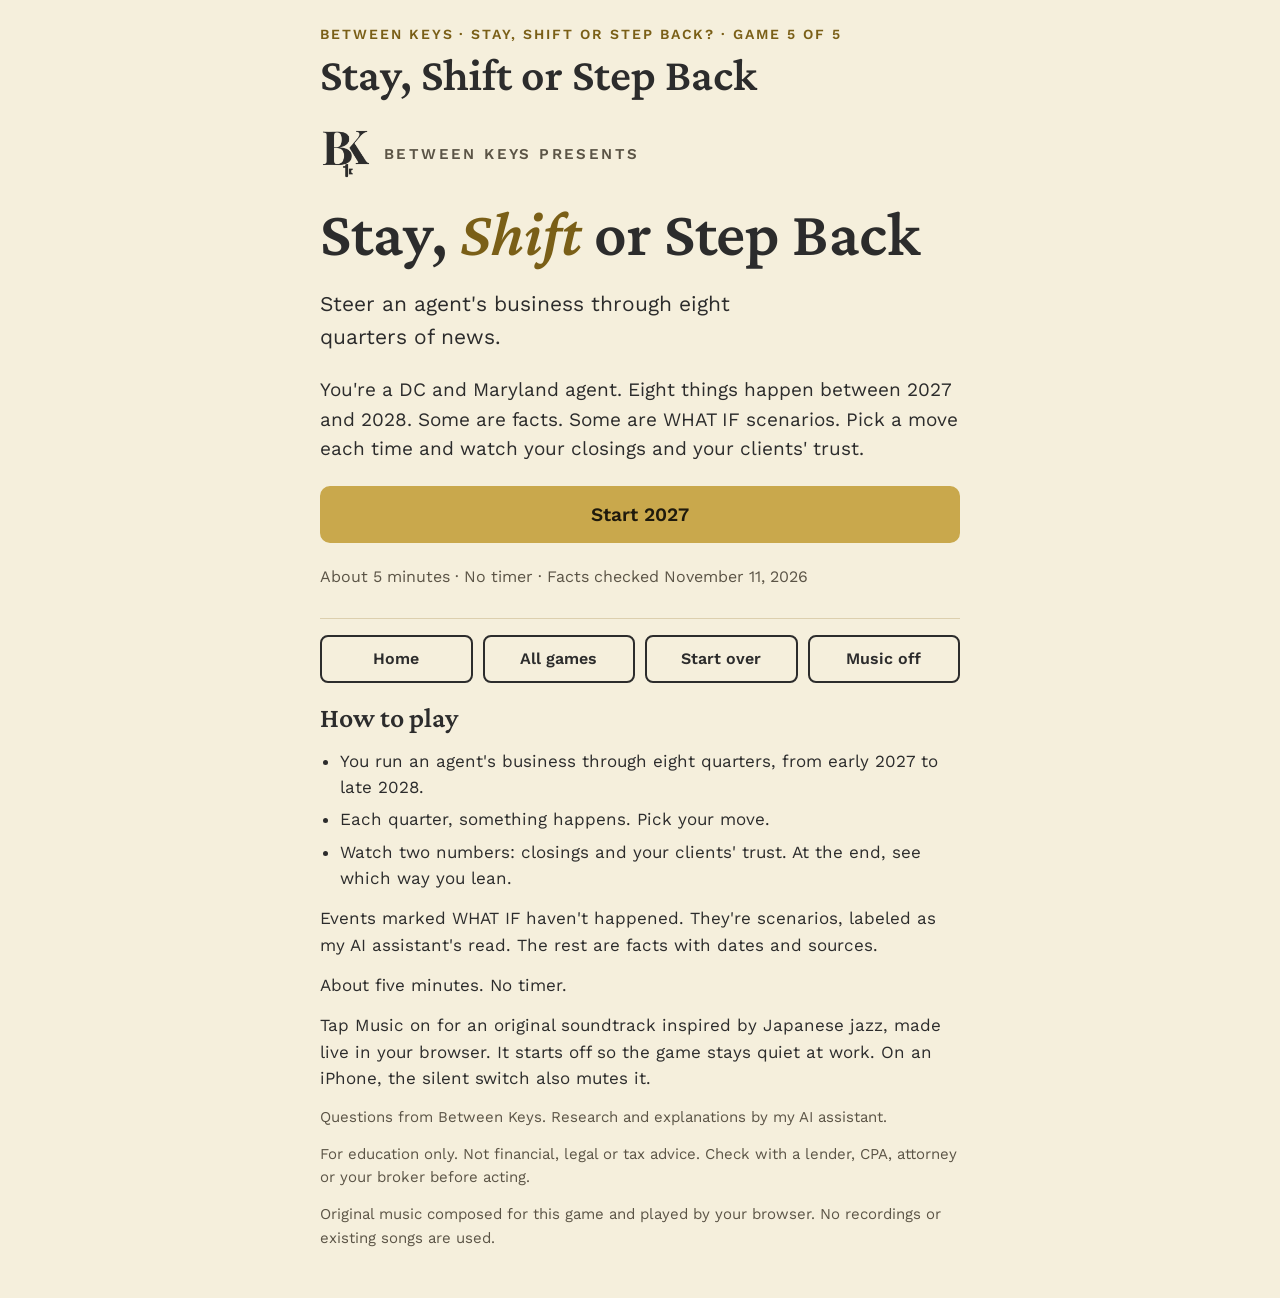
<file: games/stay-shift-step-back/index.html>
<!doctype html>
<html lang="en">
<head>
<meta charset="utf-8">
<meta name="viewport" content="width=device-width, initial-scale=1, viewport-fit=cover">
<title>Stay, Shift or Step Back | Plan 2027-28 | Between Keys</title>
<meta name="description" content="Steer a DC and Maryland agent's business through eight quarters of rate hikes, layoffs, AI tools and a possible peace deal. See where it leads. Free to play.">
<link rel="canonical" href="https://betweenkeys.org/games/stay-shift-step-back/">
<link rel="icon" type="image/png" href="../assets/favicon.png">
<link rel="apple-touch-icon" href="../assets/apple-touch-icon.png">
<meta name="theme-color" content="#2C2C2C">
<meta property="og:type" content="website">
<meta property="og:site_name" content="Between Keys">
<meta property="og:title" content="Stay, Shift or Step Back">
<meta property="og:description" content="Steer a DC and Maryland agent's business through eight quarters of rate hikes, layoffs, AI tools and a possible peace deal. See where it leads. Free to play.">
<meta property="og:url" content="https://betweenkeys.org/games/stay-shift-step-back/">
<meta property="og:image" content="https://betweenkeys.org/games/stay-shift-step-back/social.png">
<meta property="og:image:width" content="1200">
<meta property="og:image:height" content="630">
<meta property="og:image:alt" content="Stay, Shift or Step Back, a Between Keys game">
<meta name="twitter:card" content="summary_large_image">
<link rel="preconnect" href="https://fonts.googleapis.com">
<link rel="preconnect" href="https://fonts.gstatic.com" crossorigin>
<link rel="stylesheet" href="https://fonts.googleapis.com/css2?family=Crimson+Pro:ital,wght@0,500;0,600;0,700;1,500;1,600&family=Work+Sans:wght@400;500;600;700&display=swap">
<style>
/* Layout: one 640px column. A newsprint headline card flips to a gold street-sign "your street" side. */
:root {
  --paper: #F5EFDC;      /* cream page */
  --card: #FFFBF0;       /* card stock */
  --ink: #2C2C2C;        /* charcoal */
  --muted: #5B5446;
  --rule: #DCCFAE;
  --gold: #C9A84C;       /* brand gold, fills and borders */
  --gold-ink: #7A5F17;   /* gold dark enough for text on cream */
  --on-gold: #1F1A0C;
  --good: #2D6A4C;
  --good-bg: #E3EFE6;
  --miss: #94392B;
  --miss-bg: #F6E3DD;
  --overlay: rgba(44,44,44,.55);
  --display: 'Crimson Pro', Georgia, 'Times New Roman', serif;
  --body: 'Work Sans', Arial, Helvetica, sans-serif;
}
@media (prefers-color-scheme: dark) { :root:not([data-theme="light"]) {
  --paper: #1E1C19; --card: #2A2723; --ink: #F5EFDC; --muted: #BDB39C; --rule: #45403A;
  --gold: #C9A84C; --gold-ink: #DDBF6C; --on-gold: #1F1A0C;
  --good: #8FD0AC; --good-bg: #213429; --miss: #EDA08E; --miss-bg: #3A2520; --overlay: rgba(0,0,0,.65);
  color-scheme: dark; } }
:root[data-theme="dark"] {
  --paper: #1E1C19; --card: #2A2723; --ink: #F5EFDC; --muted: #BDB39C; --rule: #45403A;
  --gold: #C9A84C; --gold-ink: #DDBF6C; --on-gold: #1F1A0C;
  --good: #8FD0AC; --good-bg: #213429; --miss: #EDA08E; --miss-bg: #3A2520; --overlay: rgba(0,0,0,.65);
  color-scheme: dark; }

* { box-sizing: border-box; }
:root { padding-top: env(safe-area-inset-top, 0px); padding-bottom: env(safe-area-inset-bottom, 0px); }
html { -webkit-text-size-adjust: 100%; }
img { max-width: 100%; }
[hidden] { display: none !important; }
body {
  margin: 0;
  background: var(--paper); color: var(--ink);
  font-family: var(--body); font-size: 19px; line-height: 1.55;
  padding-left: max(16px, env(safe-area-inset-left, 0px));
  padding-right: max(16px, env(safe-area-inset-right, 0px));
  padding-block: 24px 48px;
}
.wrap { max-width: 640px; margin: 0 auto; display: flex; flex-direction: column; gap: 20px; }
h1, h2, h3 { font-family: var(--display); font-weight: 600; line-height: 1.1; text-wrap: balance; margin: 0; }
p { margin: 0; }
a { color: var(--gold-ink); text-underline-offset: 3px; }
button { font: inherit; color: inherit; }
:focus-visible { outline: 3px solid var(--gold); outline-offset: 3px; }

/* Page header */
.pagehead { display: flex; flex-direction: column; gap: 4px; }
.kicker { font-size: 14px; font-weight: 600; letter-spacing: .14em; text-transform: uppercase; color: var(--gold-ink); }
.pagehead h1 { font-size: clamp(34px, 8vw, 46px); }

/* Stage */
.stage { min-height: 460px; }
.btn {
  min-height: 52px; padding: 12px 22px; border-radius: 10px; border: 2px solid var(--ink);
  background: var(--ink); color: var(--paper); font-size: 19px; font-weight: 600; cursor: pointer;
  display: inline-flex; align-items: center; justify-content: center; gap: 8px; text-decoration: none;
}
.btn.ghost { background: transparent; color: var(--ink); }
.btn.gold { background: var(--gold); border-color: var(--gold); color: var(--on-gold); }
.btn:hover { filter: brightness(1.08); }
.row { display: flex; flex-wrap: wrap; gap: 12px; }
.row .btn { flex: 1 1 160px; }

/* Title screen */
.title { display: flex; flex-direction: column; gap: 22px; padding-block: 8px; }
.presents { display: flex; align-items: center; gap: 12px; }
.mark { width: 52px; height: 52px; flex: none; background: var(--ink);
  -webkit-mask: url("[data-uri]") center / contain no-repeat; mask: url("[data-uri]") center / contain no-repeat; }
.presents span { font-size: 15px; font-weight: 600; letter-spacing: .16em; text-transform: uppercase; color: var(--muted); }
.title h2 { font-size: clamp(44px, 12vw, 64px); line-height: 1; }
.title h2 em { font-style: italic; color: var(--gold-ink); }
.title .lede { font-size: 21px; max-width: 34ch; }
.meta-line { font-size: 16px; color: var(--muted); }

/* Progress */
.progress { display: flex; align-items: center; justify-content: space-between; gap: 12px; margin-bottom: 14px; font-size: 16px; color: var(--muted); }
.dots { display: flex; gap: 6px; }
.dot { width: 12px; height: 12px; border-radius: 50%; border: 2px solid var(--rule); }
.dot.now { border-color: var(--gold); }
.dot.hit { background: var(--good); border-color: var(--good); }
.dot.miss { background: var(--miss); border-color: var(--miss); }

/* The card */
.card {
  background: var(--card); border: 1px solid var(--rule); border-radius: 6px;
  padding: 26px 24px 28px; display: flex; flex-direction: column; gap: 18px;
  transition: transform .28s ease-in, opacity .28s ease-in; transform-origin: center;
}
.card.turning { transform: perspective(900px) rotateY(90deg); opacity: .6; }
.front { border-top: 6px double var(--ink); }
.front .label { font-size: 13px; font-weight: 700; letter-spacing: .2em; text-transform: uppercase; color: var(--muted);
  display: flex; justify-content: space-between; border-bottom: 1px solid var(--rule); padding-bottom: 8px; }
.front .headline { font-size: clamp(36px, 9vw, 50px); font-weight: 700; font-style: italic; line-height: 1.04; }
.front .hint { font-size: 17px; color: var(--muted); }

.sign { align-self: flex-start; background: var(--gold); color: var(--on-gold); border-radius: 4px;
  padding: 6px 14px; font-weight: 700; font-size: 14px; letter-spacing: .16em; text-transform: uppercase;
  box-shadow: inset 0 0 0 2px var(--on-gold), inset 0 0 0 4px var(--gold); }
.back .was { font-family: var(--display); font-style: italic; font-size: 20px; color: var(--muted); }
.back .q { font-size: 22px; font-weight: 600; line-height: 1.35; }
.choices { display: flex; flex-direction: column; gap: 10px; }
.choice {
  min-height: 56px; text-align: left; padding: 12px 16px; border-radius: 10px; cursor: pointer;
  border: 2px solid var(--rule); background: var(--paper); font-size: 20px; font-weight: 500;
  display: flex; align-items: center; gap: 12px;
}
.choice:hover:not([disabled]) { border-color: var(--gold); }
.choice .tag { margin-left: auto; font-size: 15px; font-weight: 700; letter-spacing: .06em; text-transform: uppercase; }
.choice[disabled] { cursor: default; opacity: .7; }
.choice.right { border-color: var(--good); background: var(--good-bg); opacity: 1; }
.choice.right .tag { color: var(--good); }
.choice.wrong { border-color: var(--miss); background: var(--miss-bg); opacity: 1; }
.choice.wrong .tag { color: var(--miss); }

/* Reveal */
.reveal { display: flex; flex-direction: column; gap: 14px; border-top: 1px solid var(--rule); padding-top: 18px; }
.verdict { font-weight: 700; font-size: 18px; }
.verdict.ok { color: var(--good); } .verdict.no { color: var(--miss); }
.big { font-family: var(--display); font-size: clamp(52px, 14vw, 72px); font-weight: 700; line-height: 1; color: var(--gold-ink); font-variant-numeric: tabular-nums; }
.read, .math, .caution { font-size: 17px; padding: 12px 14px; border-radius: 8px; background: var(--paper); border-left: 4px solid var(--gold); }
.read b, .math b, .caution b { display: block; font-size: 13px; letter-spacing: .14em; text-transform: uppercase; color: var(--gold-ink); }
.src { font-size: 15px; color: var(--muted); display: flex; flex-direction: column; gap: 6px; }
.src ul { margin: 0; padding-left: 18px; }

/* Results */
.result { display: flex; flex-direction: column; gap: 18px; }
.score { font-family: var(--display); font-size: clamp(60px, 18vw, 88px); font-weight: 700; line-height: 1; }
.score small { font-size: .4em; color: var(--muted); font-weight: 500; }
.rank { font-family: var(--display); font-size: 30px; font-style: italic; color: var(--gold-ink); }
.keys { background: var(--card); border: 2px solid var(--gold); border-radius: 10px; padding: 22px; display: flex; flex-direction: column; gap: 12px; }
.keys h3 { font-size: 30px; }
.keys ol { margin: 0; padding-left: 22px; display: flex; flex-direction: column; gap: 8px; }
.sendit { font-family: var(--display); font-size: 26px; font-style: italic; }
.toast { font-size: 16px; color: var(--good); min-height: 1.4em; }

/* Nav bar (Arcade Kit pattern) */
.nav { display: flex; flex-wrap: wrap; gap: 10px; border-top: 1px solid var(--rule); padding-top: 16px; }
.nav button { flex: 1 1 140px; min-height: 48px; font-size: 16px; font-weight: 600; cursor: pointer;
  border-radius: 8px; border: 2px solid var(--ink); background: transparent; }
.nav button.confirm { background: var(--miss-bg); border-color: var(--miss); color: var(--miss); }

/* Info */
.info { display: flex; flex-direction: column; gap: 14px; font-size: 17px; }
.info h2 { font-size: 28px; }
.info ul { margin: 0; padding-left: 20px; display: flex; flex-direction: column; gap: 6px; }
.fine { font-size: 15px; color: var(--muted); }

/* Feedback card */
.scrim { position: fixed; inset: 0; background: var(--overlay); display: flex; align-items: flex-end; justify-content: center; z-index: 20;
  padding: 16px max(16px, env(safe-area-inset-right, 0px)) max(16px, env(safe-area-inset-bottom, 0px)) max(16px, env(safe-area-inset-left, 0px)); }
.fb { background: var(--card); color: var(--ink); border-radius: 12px; padding: 22px; width: 100%; max-width: 520px; display: flex; flex-direction: column; gap: 14px; }
.fb h3 { font-size: 26px; }
.stars { display: flex; gap: 6px; }
.stars button { width: 48px; height: 48px; font-size: 28px; border: 0; background: none; cursor: pointer; color: var(--rule); line-height: 1; }
.stars button.on { color: var(--gold); }
.fb label { font-size: 16px; font-weight: 600; display: flex; flex-direction: column; gap: 6px; }
.fb textarea, .fb input { font: inherit; font-size: 17px; padding: 10px 12px; border-radius: 8px; border: 2px solid var(--rule); background: var(--paper); color: var(--ink); width: 100%; }
.fb textarea { min-height: 90px; resize: vertical; }
.loading { font-size: 18px; color: var(--muted); padding: 40px 0; }

@media (prefers-reduced-motion: reduce) { .card { transition: none; } .card.turning { transform: none; opacity: 1; } }
.choice.okish { border-color: var(--gold); background: var(--paper); opacity: 1; }
.choice.okish .tag { color: var(--gold-ink); }
</style>
<style>
/* Stay, Shift or Step Back: a two-year business ledger. One quarter per screen, two running meters on top. */
.meters { display: grid; grid-template-columns: 1fr 1fr; gap: 10px; }
.meter2 { background: var(--card); border: 1px solid var(--rule); border-radius: 10px; padding: 12px 14px; display: flex; flex-direction: column; gap: 6px; }
.meter2 span { font-size: 14px; font-weight: 600; letter-spacing: .1em; text-transform: uppercase; color: var(--muted); }
.meter2 b { font-family: var(--display); font-size: 32px; line-height: 1; font-variant-numeric: tabular-nums; }
.bar2 { height: 10px; border-radius: 5px; background: var(--rule); overflow: hidden; }
.bar2 i { display: block; height: 100%; background: var(--gold); transition: width .4s ease; }
.qtrs { display: flex; gap: 4px; margin: 14px 0 12px; }
.qtrs span { flex: 1; height: 8px; border-radius: 4px; background: var(--rule); }
.qtrs span.done { background: var(--gold); }
.qtrs span.now { background: var(--ink); }
.event { background: var(--card); border: 1px solid var(--rule); border-top: 6px double var(--ink); border-radius: 6px; padding: 20px; display: flex; flex-direction: column; gap: 12px; }
.event .when { display: flex; justify-content: space-between; gap: 10px; font-size: 14px; font-weight: 700; letter-spacing: .14em; text-transform: uppercase; color: var(--muted); }
.wi { white-space: nowrap; align-self: flex-start; background: var(--gold); color: var(--on-gold); padding: 2px 8px; border-radius: 4px; }
.event h3 { font-size: clamp(26px, 7vw, 34px); }
.ask { display: flex; flex-direction: column; gap: 10px; }
.ask h4 { margin: 0; font-size: 20px; font-weight: 600; }
.choice .path { display: block; font-size: 13px; font-weight: 700; letter-spacing: .12em; text-transform: uppercase; color: var(--muted); margin-bottom: 2px; }
.choice > span:first-child { display: flex; flex-direction: column; }
.choice.picked { border-color: var(--ink); opacity: 1; }
.chg { display: flex; flex-wrap: wrap; gap: 8px; }
.chg span { font-weight: 700; font-size: 16px; padding: 4px 10px; border-radius: 999px; background: var(--paper); border: 2px solid var(--rule); font-variant-numeric: tabular-nums; }
.chg .up { border-color: var(--good); color: var(--good); }
.chg .down { border-color: var(--miss); color: var(--miss); }
.mix { display: flex; flex-direction: column; gap: 8px; }
.mixrow { display: grid; grid-template-columns: minmax(0, 1fr) 2fr 28px; gap: 10px; align-items: center; font-size: 16px; }
.mixrow .bar2 { height: 14px; }
.mixrow b { text-align: right; font-variant-numeric: tabular-nums; }
.log { margin: 0; padding: 0; list-style: none; display: flex; flex-direction: column; }
.log li { padding: 10px 0; border-top: 1px solid var(--rule); font-size: 16px; }
.log li b { display: block; font-size: 14px; letter-spacing: .1em; text-transform: uppercase; color: var(--muted); }
</style>
</head>
<body>
<div class="wrap">
  <header class="pagehead">
    <p class="kicker">Between Keys · Stay, Shift or Step Back? · Game 5 of 5</p>
    <h1>Stay, Shift or Step Back</h1>
  </header>

  <main class="stage" id="stage" aria-live="polite"><p class="loading">Loading…</p></main>

  <nav class="nav" aria-label="Game">
    <button type="button" id="navHome">Home</button>
    <button type="button" id="navGames">All games</button>
    <button type="button" id="navStart">Start over</button>
    <button type="button" id="navSound" aria-pressed="false">Music off</button>
  </nav>

  <section class="info">
    <h2>How to play</h2>
    <ul>
      <li>You run an agent's business through eight quarters, from early 2027 to late 2028.</li>
      <li>Each quarter, something happens. Pick your move.</li>
      <li>Watch two numbers: closings and your clients' trust. At the end, see which way you lean.</li>
    </ul>
    <p>Events marked WHAT IF haven't happened. They're scenarios, labeled as my AI assistant's read. The rest are facts with dates and sources.</p>
    <p>About five minutes. No timer.</p>
    <p>Tap Music on for an original soundtrack inspired by Japanese jazz, made live in your browser. It starts off so the game stays quiet at work. On an iPhone, the silent switch also mutes it.</p>
    <p class="fine" id="credit"></p>
    <p class="fine" id="disclaimer"></p>
    <p class="fine">Original music composed for this game and played by your browser. No recordings or existing songs are used.</p>
  </section>
</div>

<script>
(function () {
  var GAME_ID = 'stay-shift-step-back';
  var GAME_VERSION = '1.0';
  var DATA_PATHS = ['../../data/stay-shift-step-back.json', 'facts.json'];

  var D, G, meta, state = {};
  var stage = document.getElementById('stage');
  var sound = false;

  function esc(s) { return String(s).replace(/[&<>"']/g, function (c) { return { '&': '&amp;', '<': '&lt;', '>': '&gt;', '"': '&quot;', "'": '&#39;' }[c]; }); }
  function fill(s) { return esc(s || '').replace(/\{\{(\w+)\}\}/g, function (m, id) { return D.facts[id] ? esc(D.facts[id].display) : m; }); }
  function store(k, v) { try { if (v === undefined) return localStorage.getItem(k); localStorage.setItem(k, v); } catch (e) { return null; } }

  /* ---------- Music: an original tune inspired by Japanese jazz, made in the browser ----------
     Electric piano, vibraphone, upright-style bass and brushed drums at 84 BPM with a light swing.
     The A section uses the IVmaj7, III7, vi7 movement common in Japanese city pop and jazz fusion.
     No recordings or existing songs are used. */
  var M = { ctx: null, master: null, bus: null, ep: null, vib: null, noise: null, timer: null, bar: 0, t: 0 };
  var BPM = 90, SPB = 60 / BPM;
  function mtof(m) { return 440 * Math.pow(2, (m - 69) / 12); }
  /* Stay, Shift or Step Back theme, B-flat major. The A section opens on the IV chord and leans on a
     borrowed A-flat major seven, a city-pop turn; the B section climbs through two-five moves to home. */
  var CH = {
    Ebmaj9: [55, 58, 62, 65], D7alt: [54, 60, 63, 70], Gm9: [58, 62, 65, 69], Cm9: [63, 67, 70, 74], F13: [57, 62, 63, 67],
    Bbmaj9: [62, 65, 69, 72], Abmaj7: [56, 60, 63, 67], Dm7: [57, 60, 62, 65], G7alt: [59, 65, 68, 75], F7sus: [58, 60, 63, 65]
  };
  var SEC_A = [
    [[CH.Ebmaj9, 39, 4]], [[CH.D7alt, 50, 4]], [[CH.Gm9, 43, 4]], [[CH.Cm9, 48, 2], [CH.F13, 41, 2]],
    [[CH.Bbmaj9, 46, 4]], [[CH.Abmaj7, 44, 4]], [[CH.Gm9, 43, 2], [CH.G7alt, 43, 2]], [[CH.Cm9, 48, 2], [CH.F7sus, 41, 2]]
  ];
  var SEC_B = [
    [[CH.Ebmaj9, 39, 4]], [[CH.Dm7, 50, 2], [CH.G7alt, 43, 2]], [[CH.Cm9, 48, 4]], [[CH.F13, 41, 4]],
    [[CH.Dm7, 50, 4]], [[CH.Gm9, 43, 4]], [[CH.Cm9, 48, 4]], [[CH.F7sus, 41, 2], [CH.F13, 41, 2]]
  ];
  /* melody: [beat, midi, beats] per bar */
  var MEL_A = [
    [[0, 79, 1], [1, 77, .5], [1.5, 74, .5], [2, 75, 2]],
    [[.5, 78, .5], [1, 75, 1], [2, 74, 1], [3, 72, 1]],
    [[0, 74, 1.5], [1.5, 77, .5], [2, 81, 2]],
    [[0, 79, 1], [1, 75, 1], [2, 74, 1], [3, 72, 1]],
    [[0, 77, 1], [1, 81, 1], [2, 82, 1.5], [3.5, 81, .5]],
    [[0, 79, 1.5], [1.5, 75, .5], [2, 72, 2]],
    [[0, 74, 1], [1, 77, 1], [2, 77, 1], [3, 75, 1]],
    [[0, 74, 2], [2, 72, 1], [3, 70, 1]]
  ];
  var MEL_B = [
    [[0, 82, 1.5], [1.5, 79, .5], [2, 77, 1], [3, 74, 1]],
    [[0, 77, 1], [1, 72, 1], [2, 75, 1], [3, 71, 1]],
    [[0, 72, 1], [1, 75, 1], [2, 79, 1], [3, 82, 1]],
    [[0, 81, 2], [2, 79, 1], [3, 75, 1]],
    [[0, 77, 1], [1, 81, 1], [2, 84, 2]],
    [[0, 82, 1.5], [1.5, 81, .5], [2, 77, 2]],
    [[0, 79, 1], [1, 75, 1], [2, 74, 1], [3, 72, 1]],
    [[0, 70, 1], [1, 72, 1], [2, 74, 1], [3, 77, 1]]
  ];
  /* song form: [chords, melody or null] */
  var FORM = [[SEC_A, null], [SEC_A, MEL_A], [SEC_B, MEL_B], [SEC_A, MEL_A], [SEC_B, null]];
  var BARS = FORM.length * 8;

  function sw(b) { var f = b % 1; return f > .4 && f < .6 ? b + .1 : b; } /* light swing on off-beats */

  function musicInit() {
    if (M.ctx) return;
    var Ctx = window.AudioContext || window.webkitAudioContext; if (!Ctx) return;
    var c = M.ctx = new Ctx();
    var comp = c.createDynamicsCompressor(); comp.threshold.value = -18; comp.ratio.value = 3;
    var warm = c.createBiquadFilter(); warm.type = 'lowpass'; warm.frequency.value = 7500;
    M.master = c.createGain(); M.master.gain.value = 0.55;
    M.master.connect(warm); warm.connect(comp); comp.connect(c.destination);
    var len = c.sampleRate * 1, buf = c.createBuffer(1, len, c.sampleRate), d = buf.getChannelData(0);
    for (var k = 0; k < len; k++) d[k] = Math.random() * 2 - 1;
    M.noise = buf;
    document.addEventListener('visibilitychange', function () {
      if (!M.ctx) return;
      if (document.hidden) M.ctx.suspend(); else if (sound) M.ctx.resume();
    });
  }

  function newBus() {
    var c = M.ctx;
    M.bus = c.createGain(); M.bus.gain.value = 1; M.bus.connect(M.master);
    /* electric piano chain with tremolo */
    var lp = c.createBiquadFilter(); lp.type = 'lowpass'; lp.frequency.value = 2600;
    var trem = c.createGain(); trem.gain.value = 0.85;
    var lfo = c.createOscillator(), lfoAmt = c.createGain(); lfo.frequency.value = 4.2; lfoAmt.gain.value = 0.15;
    lfo.connect(lfoAmt); lfoAmt.connect(trem.gain); lfo.start();
    lp.connect(trem); trem.connect(M.bus); M.ep = lp; M.lfo = lfo;
    var vib = c.createGain(); vib.gain.value = 1; vib.connect(M.bus); M.vib = vib;
  }

  function ep(t, m, dur, vel) {
    var c = M.ctx, f = mtof(m);
    var car = c.createOscillator(), mod = c.createOscillator(), mg = c.createGain(), amp = c.createGain();
    car.frequency.value = f; mod.frequency.value = f; car.type = mod.type = 'sine';
    mg.gain.setValueAtTime(f * 1.4, t); mg.gain.exponentialRampToValueAtTime(f * 0.15, t + 0.35);
    mod.connect(mg); mg.connect(car.frequency);
    amp.gain.setValueAtTime(0.0001, t); amp.gain.exponentialRampToValueAtTime(vel, t + 0.006);
    amp.gain.exponentialRampToValueAtTime(vel * 0.45, t + 0.6);
    amp.gain.setValueAtTime(vel * 0.45, t + Math.max(dur, 0.62));
    amp.gain.exponentialRampToValueAtTime(0.0001, t + dur + 0.35);
    car.connect(amp); amp.connect(M.ep);
    car.start(t); mod.start(t); car.stop(t + dur + 0.4); mod.stop(t + dur + 0.4);
  }

  function vibe(t, m, dur) {
    var c = M.ctx, f = mtof(m), amp = c.createGain(), o = c.createOscillator(), o2 = c.createOscillator(), g2 = c.createGain();
    o.type = 'sine'; o.frequency.value = f; o2.type = 'sine'; o2.frequency.value = f * 4; g2.gain.value = 0.08;
    var tr = c.createOscillator(), tra = c.createGain(); tr.frequency.value = 5.5; tra.gain.value = 0.04;
    tr.connect(tra); tra.connect(amp.gain);
    amp.gain.setValueAtTime(0.0001, t); amp.gain.exponentialRampToValueAtTime(0.13, t + 0.008);
    amp.gain.exponentialRampToValueAtTime(0.05, t + 0.4);
    amp.gain.exponentialRampToValueAtTime(0.0001, t + Math.max(dur, 0.5) + 0.9);
    o.connect(amp); o2.connect(g2); g2.connect(amp); amp.connect(M.vib);
    var end = t + Math.max(dur, 0.5) + 1;
    [o, o2, tr].forEach(function (x) { x.start(t); x.stop(end); });
  }

  function bass(t, m, dur) {
    var c = M.ctx, f = mtof(m), o = c.createOscillator(), o2 = c.createOscillator(), lp = c.createBiquadFilter(), amp = c.createGain();
    o.type = 'sine'; o2.type = 'triangle'; o.frequency.value = f; o2.frequency.value = f;
    lp.type = 'lowpass'; lp.frequency.setValueAtTime(900, t); lp.frequency.exponentialRampToValueAtTime(380, t + 0.25);
    amp.gain.setValueAtTime(0.0001, t); amp.gain.exponentialRampToValueAtTime(0.32, t + 0.012);
    amp.gain.exponentialRampToValueAtTime(0.16, t + 0.3);
    amp.gain.exponentialRampToValueAtTime(0.0001, t + dur * 0.95);
    o.connect(lp); o2.connect(lp); lp.connect(amp); amp.connect(M.bus);
    o.start(t); o2.start(t); o.stop(t + dur); o2.stop(t + dur);
  }

  function noiseHit(t, type, freq, q, peak, len) {
    var c = M.ctx, s = c.createBufferSource(), fl = c.createBiquadFilter(), amp = c.createGain();
    s.buffer = M.noise; fl.type = type; fl.frequency.value = freq; fl.Q.value = q;
    amp.gain.setValueAtTime(0.0001, t); amp.gain.exponentialRampToValueAtTime(peak, t + 0.004);
    amp.gain.exponentialRampToValueAtTime(0.0001, t + len);
    s.connect(fl); fl.connect(amp); amp.connect(M.bus);
    s.start(t, Math.random() * 0.5); s.stop(t + len + 0.02);
  }

  function kick(t) {
    var c = M.ctx, o = c.createOscillator(), amp = c.createGain();
    o.frequency.setValueAtTime(110, t); o.frequency.exponentialRampToValueAtTime(42, t + 0.12);
    amp.gain.setValueAtTime(0.0001, t); amp.gain.exponentialRampToValueAtTime(0.42, t + 0.005);
    amp.gain.exponentialRampToValueAtTime(0.0001, t + 0.32);
    o.connect(amp); amp.connect(M.bus); o.start(t); o.stop(t + 0.35);
  }

  function scheduleBar(n, t0) {
    var sec = FORM[Math.floor(n / 8) % FORM.length], i = n % 8;
    var bar = sec[0][i], mel = sec[1] ? sec[1][i] : null;
    var at = function (b) { return t0 + sw(b) * SPB; };
    /* chords and bass */
    var pos = 0;
    bar.forEach(function (ch, k) {
      var voicing = ch[0], root = ch[1], beats = ch[2];
      var next = bar[k + 1] || (sec[0][i + 1] ? sec[0][i + 1][0] : FORM[Math.floor((n + 1) / 8) % FORM.length][0][0][0]);
      voicing.forEach(function (m, j) { ep(at(pos) + j * 0.012, m, SPB * (beats === 4 ? 1.4 : 1.1), 0.05); });
      if (beats === 4) voicing.forEach(function (m, j) { ep(at(pos + 2.5) + j * 0.01, m, SPB * 0.45, 0.03); });
      else voicing.forEach(function (m, j) { ep(at(pos + 1.5) + j * 0.01, m, SPB * 0.4, 0.028); });
      bass(at(pos), root, SPB * 1.4);
      if (beats === 4) {
        bass(at(pos + 1.5), root + 7, SPB * 0.5);
        bass(at(pos + 2), root + 12 > 55 ? root : root + 12, SPB * 0.9);
        var nr = next[1]; bass(at(pos + 3), nr + (nr > root ? -1 : 1), SPB * 0.9);
      } else {
        bass(at(pos + 1), root + 7 > 55 ? root - 5 : root + 7, SPB * 0.9);
      }
      pos += beats;
    });
    /* drums: brushes and a soft kick */
    for (var b = 0; b < 4; b += 0.5) noiseHit(at(b), 'highpass', 7000, 0.7, b % 1 ? 0.05 : 0.03, 0.05);
    noiseHit(at(1), 'bandpass', 1800, 0.8, 0.09, 0.16);
    noiseHit(at(3), 'bandpass', 1800, 0.8, 0.1, 0.16);
    kick(at(0)); if (i % 2) kick(at(2.5));
    /* melody */
    if (mel) mel.forEach(function (e) { vibe(at(e[0]), e[1], SPB * e[2]); });
  }

  function musicStart() {
    musicInit(); if (!M.ctx) return;
    if (M.ctx.state === 'suspended') M.ctx.resume();
    if (M.timer) return;
    newBus();
    M.bar = 0; M.t = M.ctx.currentTime + 0.12;
    M.timer = setInterval(function () {
      while (M.t < M.ctx.currentTime + 0.6) {
        try { scheduleBar(M.bar, M.t); } catch (e) {}
        M.t += SPB * 4; M.bar = (M.bar + 1) % BARS;
      }
    }, 50);
  }

  function musicStop() {
    if (!M.ctx || !M.timer) return;
    clearInterval(M.timer); M.timer = null;
    var bus = M.bus, lfo = M.lfo, t = M.ctx.currentTime;
    bus.gain.setValueAtTime(bus.gain.value, t); bus.gain.linearRampToValueAtTime(0, t + 0.4);
    setTimeout(function () { try { bus.disconnect(); lfo.stop(); } catch (e) {} }, 600);
  }

  /* short sound effects, in the same key */
  function tone(midis) {
    if (!sound || !M.ctx) return;
    try {
      var t = M.ctx.currentTime + 0.01, out = M.ctx.createGain(); out.gain.value = 1.6; out.connect(M.master);
      var save = M.vib; M.vib = out;
      midis.forEach(function (m, k) { vibe(t + k * 0.09, m, 0.3); });
      M.vib = save;
    } catch (e) {}
  }

  /* ---------- Screens ---------- */
  function reset() { state = { phase: 'title', i: -1, deals: 0, trust: G.start_trust, paths: { stay: 0, shift: 0, market: 0, step: 0 }, log: [], score: 0 }; }
  function clampTrust(t) { return Math.max(0, Math.min(10, t)); }

  function meters() {
    return '<div class="meters">' +
      '<div class="meter2"><span>Closings</span><b>' + state.deals + '</b><div class="bar2"><i style="width:' + Math.min(100, state.deals / 14 * 100) + '%"></i></div></div>' +
      '<div class="meter2"><span>Client trust</span><b>' + state.trust + '<small style="font-size:.5em;color:var(--muted)"> / 10</small></b><div class="bar2"><i style="width:' + state.trust * 10 + '%"></i></div></div>' +
    '</div>' +
    '<div class="qtrs" aria-label="Quarter ' + (state.i + 1) + ' of ' + G.quarters.length + '">' + G.quarters.map(function (q, k) { return '<span class="' + (k < state.i ? 'done' : k === state.i ? 'now' : '') + '"></span>'; }).join('') + '</div>';
  }

  function renderTitle() {
    reset();
    stage.innerHTML =
      '<div class="title">' +
        '<div class="presents"><div class="mark" aria-hidden="true"></div><span>Between Keys presents</span></div>' +
        '<h2>Stay, <em>Shift</em> or Step Back</h2>' +
        '<p class="lede">' + esc(G.tagline) + '</p>' +
        '<p>' + esc(G.intro) + '</p>' +
        '<div class="row"><button class="btn gold" type="button" id="go">Start 2027</button></div>' +
        '<p class="meta-line">About ' + G.minutes + ' minutes · No timer · Facts checked ' + esc(niceDate(meta.last_checked)) + '</p>' +
      '</div>';
    document.getElementById('go').onclick = function () { tone([70]); next(); };
  }

  function next() {
    state.i++;
    if (state.i >= G.quarters.length) return renderResult();
    state.phase = 'play';
    var q = G.quarters[state.i];
    var order = [[0, 1, 2], [2, 0, 1], [1, 2, 0], [0, 2, 1]][state.i % 4];
    stage.innerHTML = meters() +
      '<article class="event">' +
        '<p class="when"><span>' + esc(q.when) + ' · Quarter ' + (state.i + 1) + ' of ' + G.quarters.length + '</span>' + (q.whatif ? '<span class="wi">What if</span>' : '<span>Fact</span>') + '</p>' +
        '<h3>' + fill(q.headline) + '</h3>' +
        '<p>' + fill(q.detail) + '</p>' +
        '<div class="ask"><h4 id="q" tabindex="-1">Your move?</h4><div class="choices">' +
          order.map(function (k) { var c = q.choices[k]; return '<button class="choice" type="button" data-k="' + k + '"><span><span class="path">' + esc(G.paths[c.path]) + '</span>' + esc(c.text) + '</span><span class="tag"></span></button>'; }).join('') +
        '</div></div>' +
        '<div id="reveal"></div>' +
      '</article>';
    Array.prototype.forEach.call(stage.querySelectorAll('.choice'), function (b) { b.onclick = function () { pick(+b.dataset.k); }; });
    document.getElementById('q').focus({ preventScroll: true });
  }

  function best(q) { var b = 0, bv = -99; q.choices.forEach(function (c, k) { var v = c.deal + c.trust; if (v > bv) { bv = v; b = k; } }); return b; }

  function pick(k) {
    if (state.phase !== 'play') return;
    state.phase = 'reveal';
    var q = G.quarters[state.i], c = q.choices[k], b = best(q);
    state.deals = Math.max(0, state.deals + c.deal);
    state.trust = clampTrust(state.trust + c.trust);
    state.paths[c.path]++;
    if (k === b) state.score++;
    state.log.push({ when: q.when, text: c.text, result: c.result });
    var good = c.deal + c.trust > 0;
    tone(good ? [70, 74, 77] : [65, 61]);
    Array.prototype.forEach.call(stage.querySelectorAll('.choice'), function (x) {
      var j = +x.dataset.k; x.disabled = true;
      if (j === k) { x.classList.add(good ? 'right' : 'wrong'); x.querySelector('.tag').textContent = 'Your move'; }
      else if (j === b) { x.classList.add('okish'); x.querySelector('.tag').textContent = 'Strongest'; }
    });
    var srcs = (q.sources || []).map(function (s) { return D.sources[s]; }).filter(Boolean);
    var asOf = []; (q.facts || []).forEach(function (f) { var a = D.facts[f] && D.facts[f].as_of; if (a && asOf.indexOf(a) < 0) asOf.push(a); });
    function chip(n, label) { return n ? '<span class="' + (n > 0 ? 'up' : 'down') + '">' + (n > 0 ? '+' : '') + n + ' ' + label + '</span>' : '<span>No change in ' + label + '</span>'; }
    document.getElementById('reveal').innerHTML =
      '<div class="reveal">' +
        '<div class="chg">' + chip(c.deal, c.deal === 1 || c.deal === -1 ? 'closing' : 'closings') + chip(c.trust, 'trust') + '</div>' +
        '<p>' + fill(c.result) + '</p>' +
        (q.whatif ? '<p class="read"><b>My AI assistant’s read</b>This quarter is a scenario, not a forecast. The numbers in it are facts as of the dates below.</p>' : '') +
        (srcs.length ? '<div class="src">' + (asOf.length ? '<span>Numbers as of: ' + esc(asOf.join(' · ')) + '</span>' : '') + '<ul>' +
          srcs.map(function (s) { return '<li><a href="' + esc(s.url) + '" target="_blank" rel="noopener">' + esc(s.publisher) + ': ' + esc(s.name) + '</a>' + (s.kind === 'news' ? ' (news report)' : '') + '</li>'; }).join('') + '</ul></div>' : '') +
        '<button class="btn gold" type="button" id="nextBtn">' + (state.i + 1 < G.quarters.length ? 'Next quarter' : 'See my two years') + '</button>' +
      '</div>';
    var nb = document.getElementById('nextBtn');
    nb.onclick = function () { window.scrollTo({ top: 0, behavior: 'smooth' }); next(); };
    nb.focus({ preventScroll: true });
    document.querySelector('.reveal').scrollIntoView({ behavior: 'smooth', block: 'start' });
  }

  function outcomeFor(n) { for (var k = 0; k < G.outcomes.length; k++) if (n >= G.outcomes[k].min) return G.outcomes[k]; return G.outcomes[G.outcomes.length - 1]; }

  function renderResult() {
    state.phase = 'end';
    var total = state.deals + state.trust, o = outcomeFor(total);
    var keys = ['stay', 'shift', 'market', 'step'], top = keys.slice().sort(function (a, b) { return state.paths[b] - state.paths[a]; });
    var lean = state.paths[top[0]] === state.paths[top[1]] ? G.paths[top[0]] + ' and ' + G.paths[top[1]].toLowerCase() : G.paths[top[0]];
    var helps = (G.help_links || []).map(function (id) { return D.sources[id]; }).filter(Boolean);
    stage.innerHTML =
      '<div class="result">' +
        '<p class="kicker">Your two years</p>' +
        '<p class="score">' + state.deals + ' <small>closings · trust ' + state.trust + ' of 10</small></p>' +
        '<p class="rank">' + esc(o.name) + '</p>' +
        '<p>' + esc(o.line) + '</p>' +
        '<h3 style="font-size:26px">You leaned toward: ' + esc(lean) + '</h3>' +
        '<div class="mix">' + keys.map(function (k) {
          return '<div class="mixrow"><span>' + esc(G.paths[k]) + '</span><div class="bar2"><i style="width:' + state.paths[k] / G.quarters.length * 100 + '%"></i></div><b>' + state.paths[k] + '</b></div>';
        }).join('') + '</div>' +
        '<h3 style="font-size:24px">Your moves</h3>' +
        '<ul class="log">' + state.log.map(function (l) { return '<li><b>' + esc(l.when) + '</b>' + esc(l.text) + '. ' + fill(l.result) + '</li>'; }).join('') + '</ul>' +
        '<section class="keys" aria-labelledby="kt"><h3 id="kt">🔑 Key Takeaways</h3><ol>' +
          G.takeaways.map(function (t) { return '<li>' + fill(t) + '</li>'; }).join('') +
        '</ol></section>' +
        (helps.length ? '<div class="src"><span>Down payment help to know by name</span><ul>' + helps.map(function (s) { return '<li><a href="' + esc(s.url) + '" target="_blank" rel="noopener">' + esc(s.name) + '</a> · ' + esc(s.publisher) + '</li>'; }).join('') + '</ul></div>' : '') +
        '<p class="sendit">' + esc(meta.share_prompt) + '</p>' +
        '<div class="row">' +
          '<button class="btn ghost" type="button" id="again">Play again</button>' +
          '<button class="btn" type="button" id="share">Share</button>' +
          '<a class="btn gold" href="' + esc(meta.substack_url) + '" target="_blank" rel="noopener">Read on Substack</a>' +
        '</div>' +
        '<p class="toast" id="toast" role="status"></p>' +
      '</div>';
    document.getElementById('again').onclick = function () { renderTitle(); window.scrollTo({ top: 0 }); };
    document.getElementById('share').onclick = function () { share(lean); };
    tone([70, 74, 77, 82]);
    setTimeout(function () { if (state.phase === 'end') feedback(null, 'after first round'); }, 1500);
  }

  function share(lean) {
    var url = location.href.split('#')[0];
    var text = 'I steered an agent’s business through 2027 and 2028 and closed ' + state.deals + ' deals. I leaned toward "' + lean + '." Try Stay, Shift or Step Back from Between Keys. ' + meta.share_prompt;
    var toast = document.getElementById('toast');
    function copy() {
      var all = text + ' ' + url;
      if (navigator.clipboard && navigator.clipboard.writeText) navigator.clipboard.writeText(all).then(function () { toast.textContent = 'Copied. Paste it into a text or email.'; }, function () { toast.textContent = all; });
      else toast.textContent = all;
    }
    if (navigator.share) navigator.share({ title: G.title, text: text, url: url }).catch(copy); else copy();
  }

  /* ---------- Feedback card (Arcade Kit pattern) ---------- */
  var fbShown = false;
  function fbBlocked() {
    var sent = +store('bkfb_sent_' + GAME_ID) || 0;
    return fbShown || (sent && Date.now() - sent < 30 * 864e5);
  }
  function feedback(after, when) {
    if (fbBlocked()) { if (after) after(); return; }
    fbShown = true;
    var rating = 0;
    var scrim = document.createElement('div'); scrim.className = 'scrim';
    scrim.innerHTML =
      '<div class="fb" role="dialog" aria-modal="true" aria-labelledby="fbh">' +
        '<h3 id="fbh">How was this game?</h3>' +
        '<div class="stars" role="group" aria-label="Rating">' + [1,2,3,4,5].map(function (s) { return '<button type="button" data-s="' + s + '" aria-label="' + s + ' star' + (s > 1 ? 's' : '') + '">★</button>'; }).join('') + '</div>' +
        '<label for="fbText">What should we keep, fix or add?<textarea id="fbText"></textarea></label>' +
        '<label for="fbEmail">Email, if you want a reply (optional)<input id="fbEmail" type="email" autocomplete="email"></label>' +
        '<div class="row"><button class="btn gold" type="button" id="fbSend">' + (after ? 'Send and go' : 'Send') + '</button>' +
        '<button class="btn ghost" type="button" id="fbSkip">' + (after ? 'Skip and go' : 'Skip') + '</button></div>' +
      '</div>';
    document.body.appendChild(scrim);
    scrim.addEventListener('keydown', function (e) { e.stopPropagation(); });
    var stars = scrim.querySelectorAll('.stars button');
    Array.prototype.forEach.call(stars, function (b) { b.onclick = function () {
      rating = +b.dataset.s; Array.prototype.forEach.call(stars, function (x) { x.classList.toggle('on', +x.dataset.s <= rating); });
    }; });
    function close() { scrim.remove(); if (after) after(); }
    scrim.querySelector('#fbSkip').onclick = close;
    scrim.querySelector('#fbSend').onclick = function () {
      var text = scrim.querySelector('#fbText').value.trim();
      if (rating || text) {
        store('bkfb_sent_' + GAME_ID, String(Date.now()));
        if (meta.feedback_url) {
          try {
            fetch(meta.feedback_url, { method: 'POST', mode: 'no-cors', headers: { 'Content-Type': 'text/plain' },
              body: JSON.stringify({ game: 'Between Keys: ' + G.title, version: GAME_VERSION, when: when, rating: rating, text: text,
                result: state.deals + ' closings, trust ' + state.trust, device: navigator.userAgent.slice(0, 120), email: scrim.querySelector('#fbEmail').value.trim() }) }).catch(function () {});
          } catch (e) {}
        }
      }
      close();
    };
    stars[0].focus();
  }

  /* ---------- Nav bar with two-tap confirm mid-round ---------- */
  function midRound() { return ['play', 'reveal'].indexOf(state.phase) >= 0; }
  function twoTap(btn, label, act) {
    var timer;
    btn.onclick = function () {
      if (!midRound() || btn.classList.contains('confirm')) { clearTimeout(timer); btn.classList.remove('confirm'); btn.textContent = label; act(); return; }
      btn.classList.add('confirm'); btn.textContent = 'Tap again to leave';
      timer = setTimeout(function () { btn.classList.remove('confirm'); btn.textContent = label; }, 3000);
    };
  }
  function wireNav() {
    twoTap(document.getElementById('navStart'), 'Start over', function () { renderTitle(); window.scrollTo({ top: 0 }); });
    twoTap(document.getElementById('navHome'), 'Home', function () {
      feedback(function () { location.href = meta.home_url || '/'; }, 'back to home');
    });
    twoTap(document.getElementById('navGames'), 'All games', function () {
      feedback(function () {
        if (meta.games_hub_url) location.href = meta.games_hub_url;
        else { renderTitle(); window.scrollTo({ top: 0 }); }
      }, 'back to games');
    });
    var s = document.getElementById('navSound');
    function setSound(on) {
      sound = on; s.textContent = on ? 'Music on' : 'Music off'; s.setAttribute('aria-pressed', String(on));
      if (on) musicStart(); else musicStop();
    }
    s.onclick = function () { setSound(!sound); store('bk_sound', sound ? '1' : '0'); };
    if (store('bk_sound') === '1') {
      /* browsers only allow sound after a tap, so resume on the first tap */
      s.textContent = 'Music on'; s.setAttribute('aria-pressed', 'true');
      var once = function (e) { document.removeEventListener('pointerdown', once, true); if (e.target !== s) setSound(true); };
      document.addEventListener('pointerdown', once, true);
    }
  }

  function niceDate(iso) {
    var m = /^(\d{4})-(\d{2})-(\d{2})$/.exec(iso || ''); if (!m) return iso || '';
    return ['January','February','March','April','May','June','July','August','September','October','November','December'][+m[2] - 1] + ' ' + (+m[3]) + ', ' + m[1];
  }

  /* ---------- Load data ---------- */
  function load(k) {
    if (k >= DATA_PATHS.length) { stage.innerHTML = '<p class="loading">The game data didn’t load. Check that stay-shift-step-back.json is in the data folder, then refresh.</p>'; return; }
    fetch(DATA_PATHS[k], { cache: 'no-cache' }).then(function (r) { if (!r.ok) throw 0; return r.json(); })
      .then(function (d) {
        D = d; meta = d.meta; G = d.games[GAME_ID]; G.cards = G.quarters;
        reset();
        document.getElementById('credit').textContent = meta.credit;
        document.getElementById('disclaimer').textContent = meta.disclaimer;
        wireNav(); renderTitle();
      })
      .catch(function () { load(k + 1); });
  }
  load(0);
})();
</script>
</body>
</html>
</file>
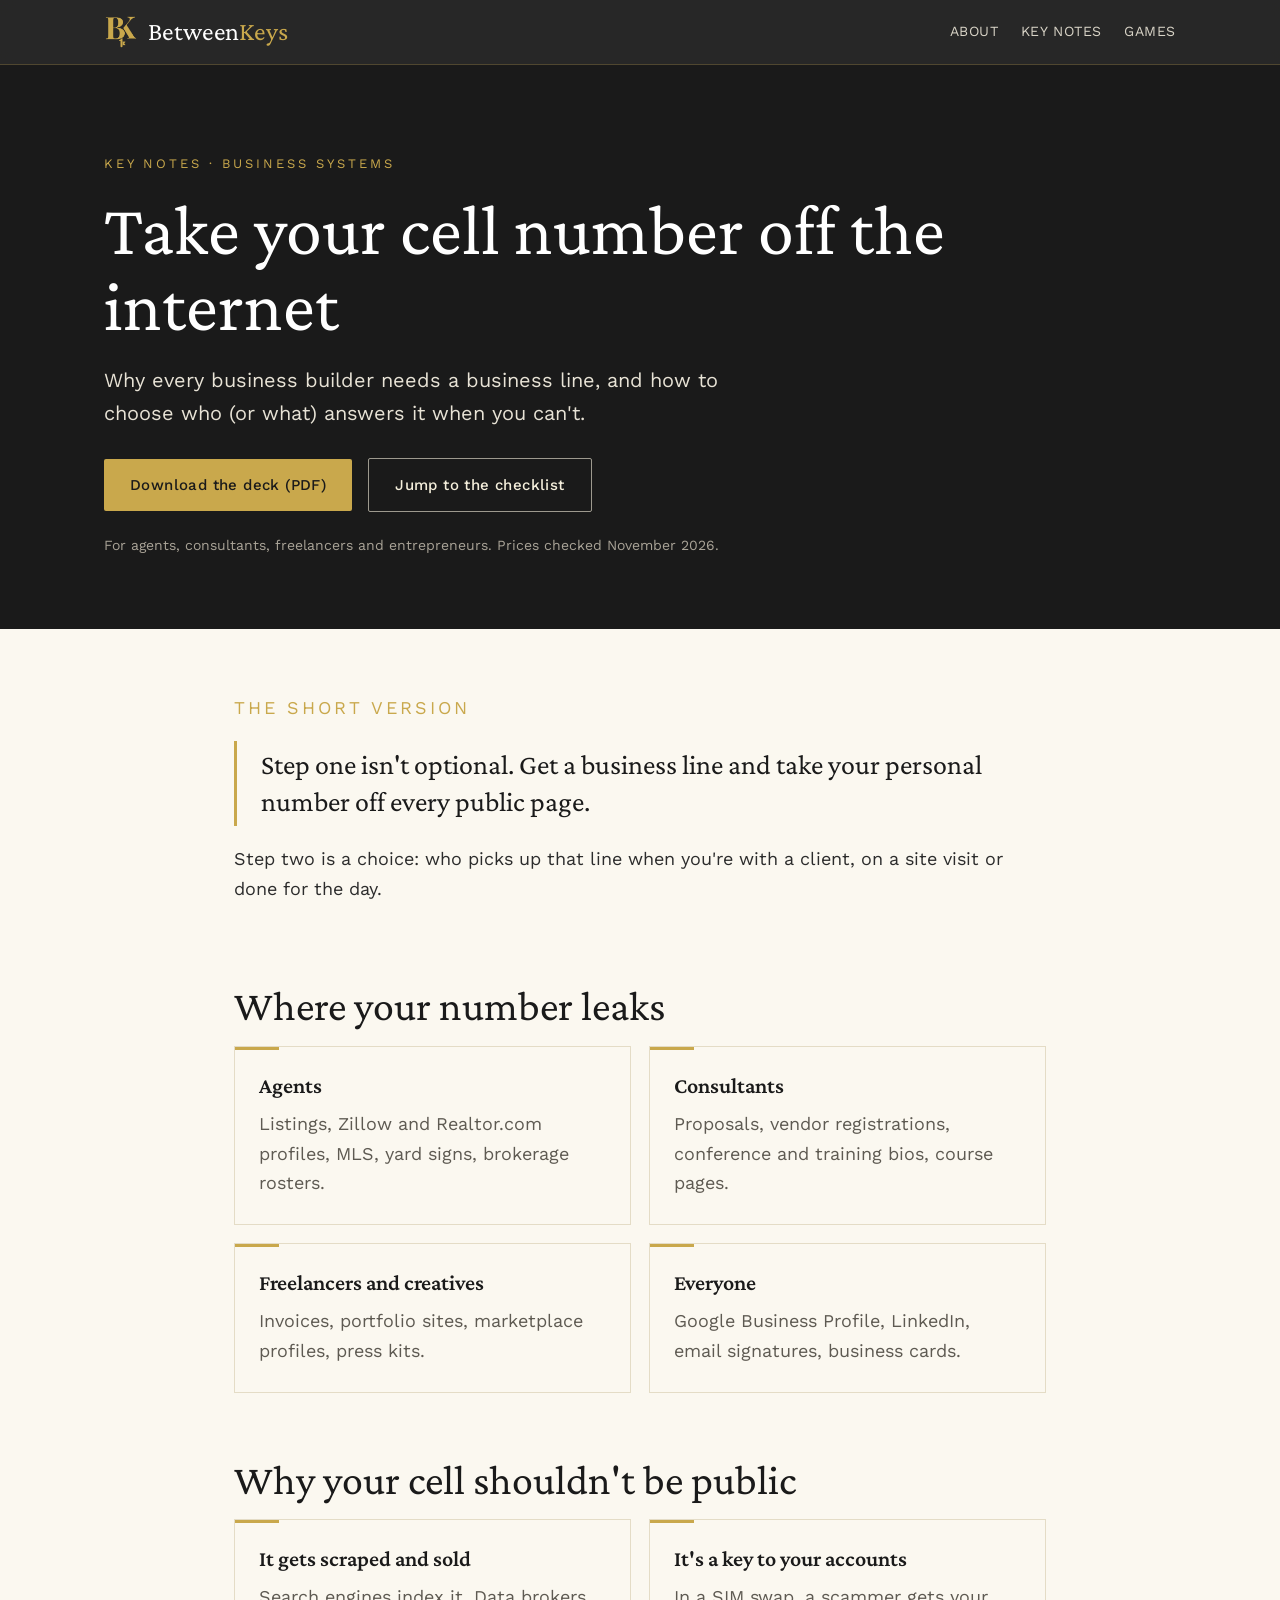
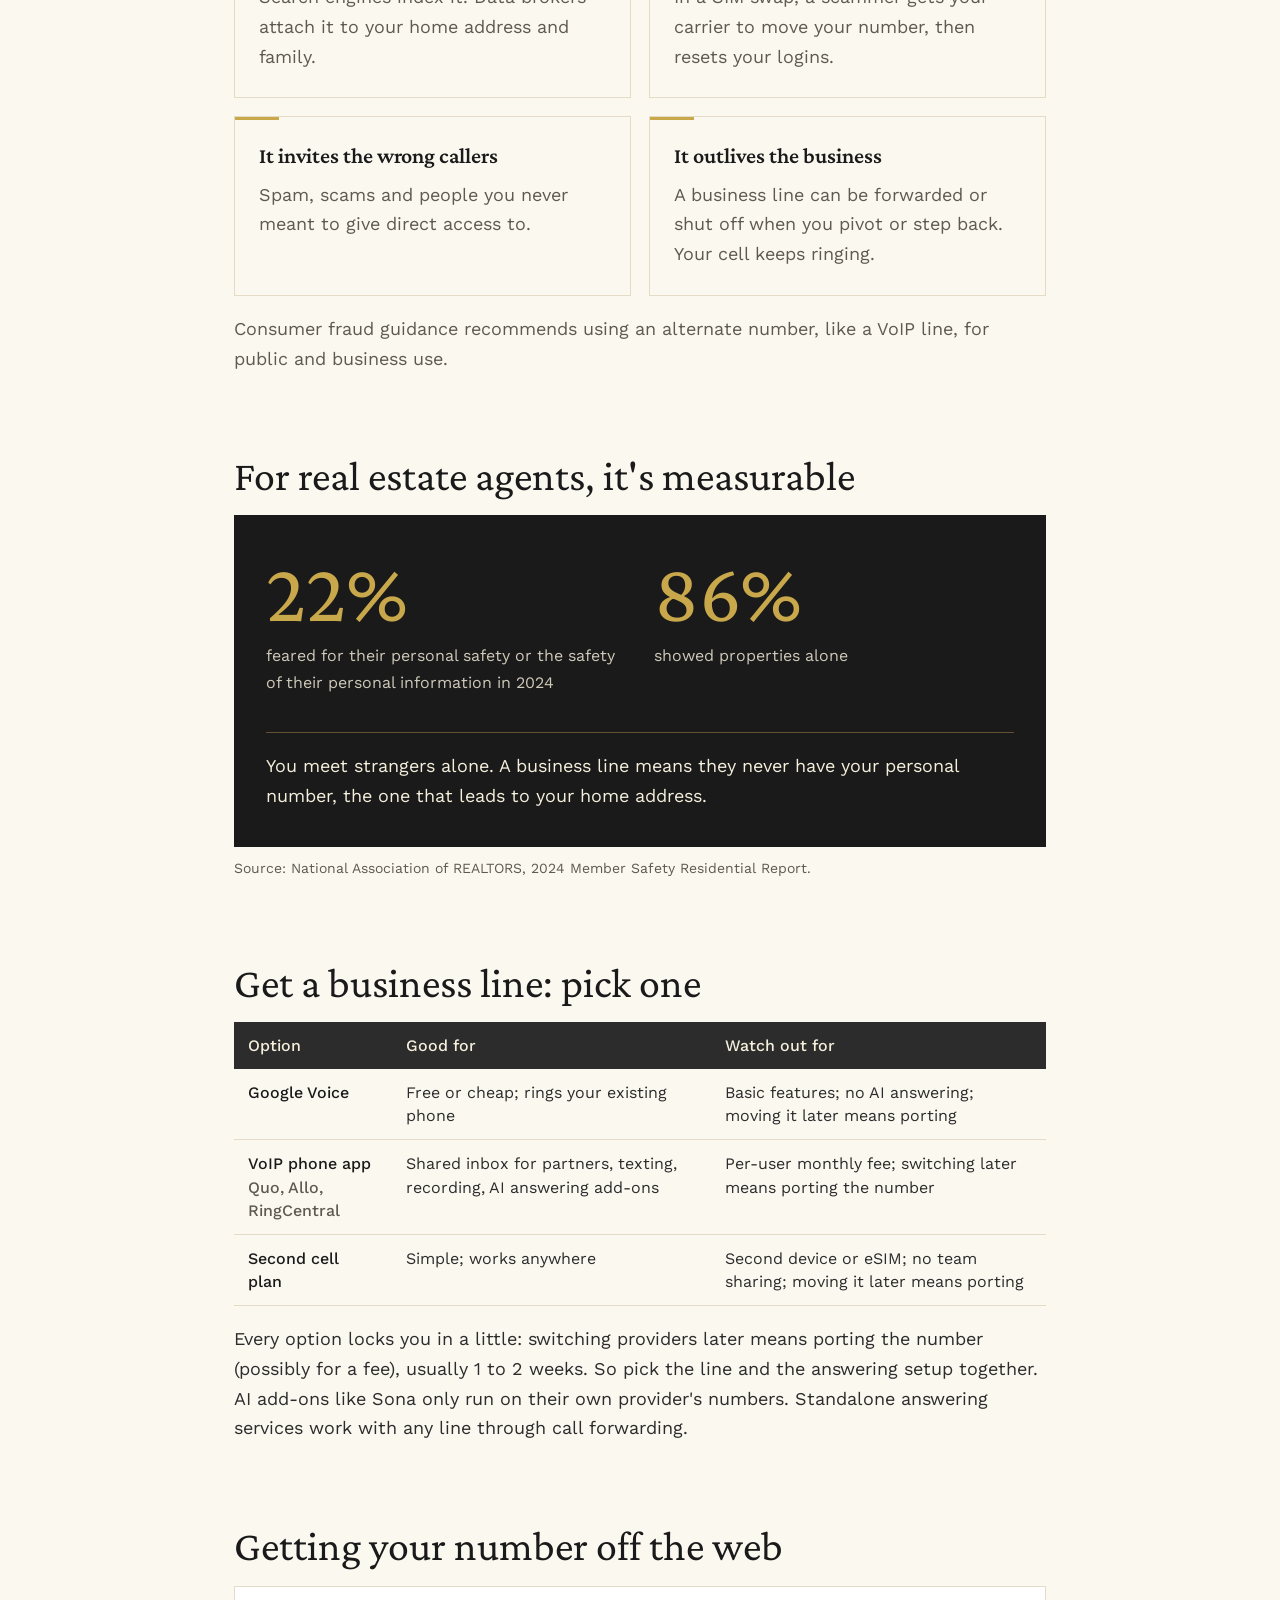
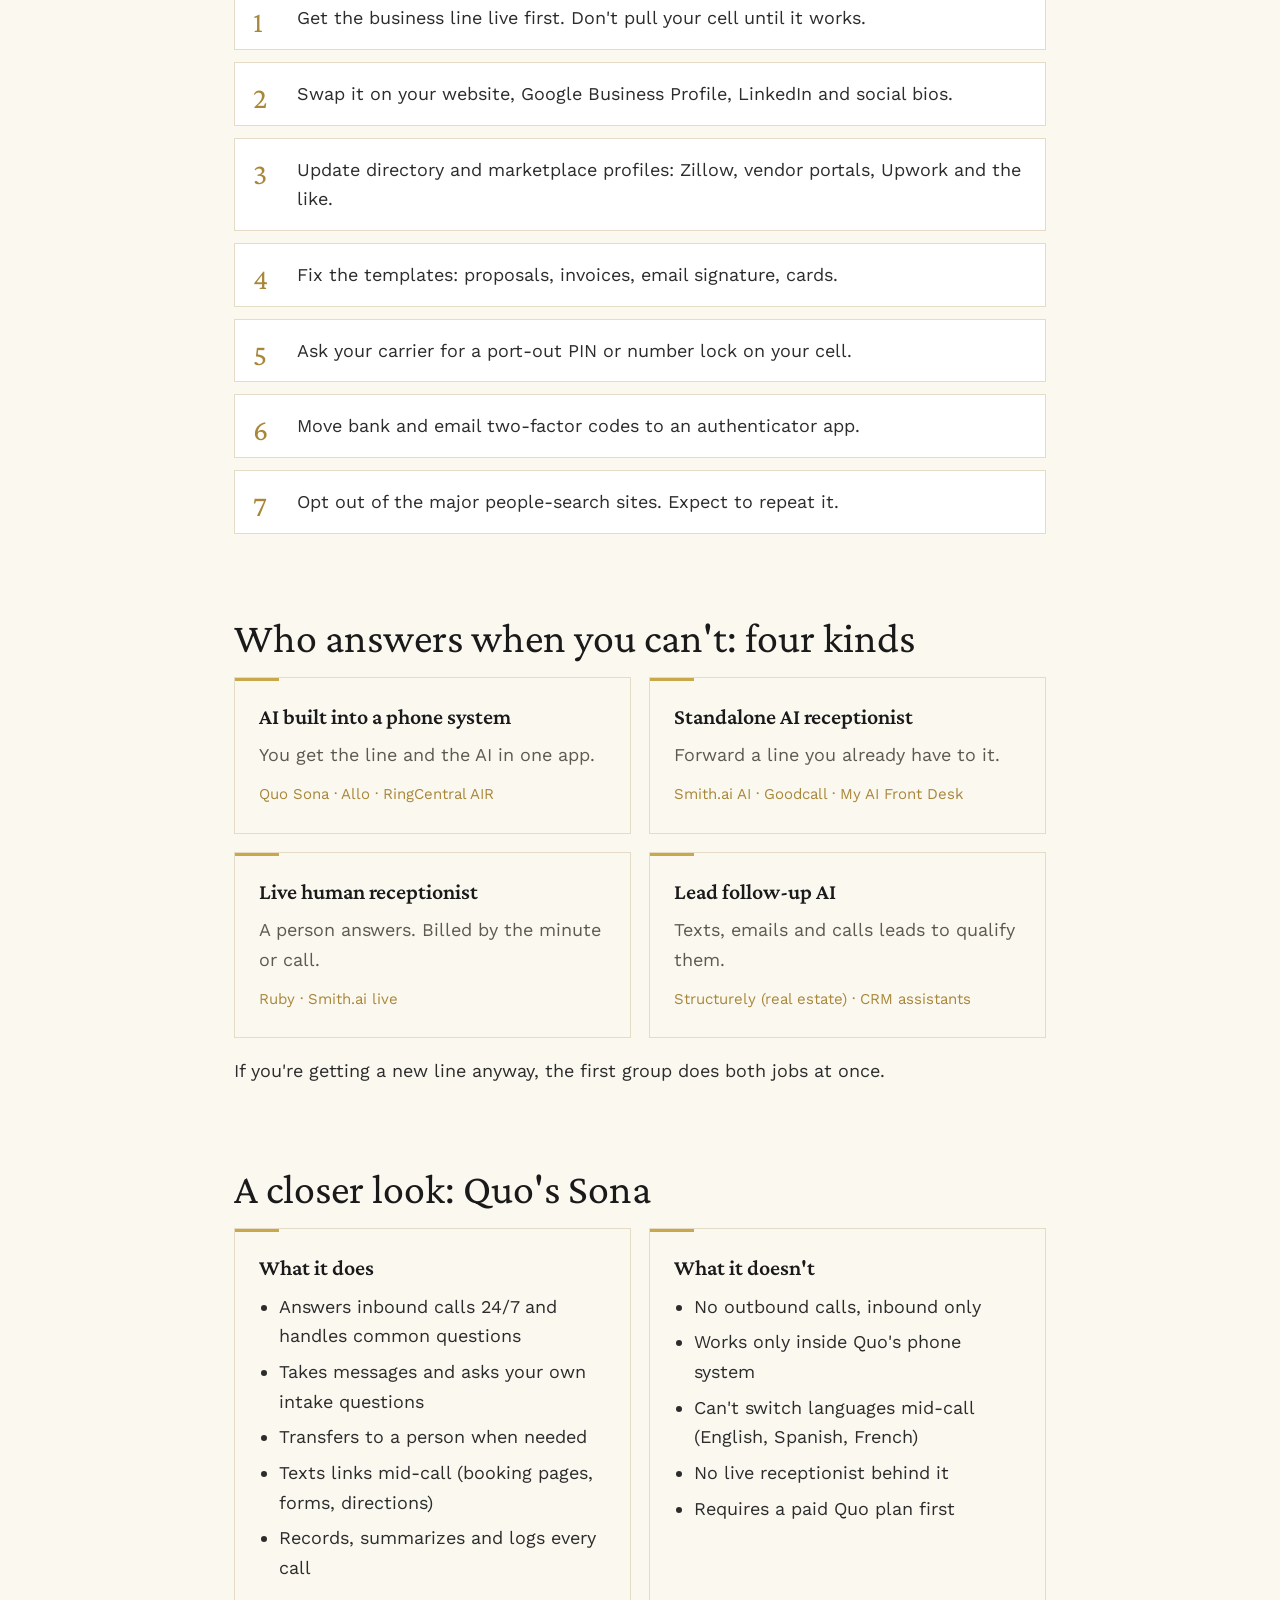
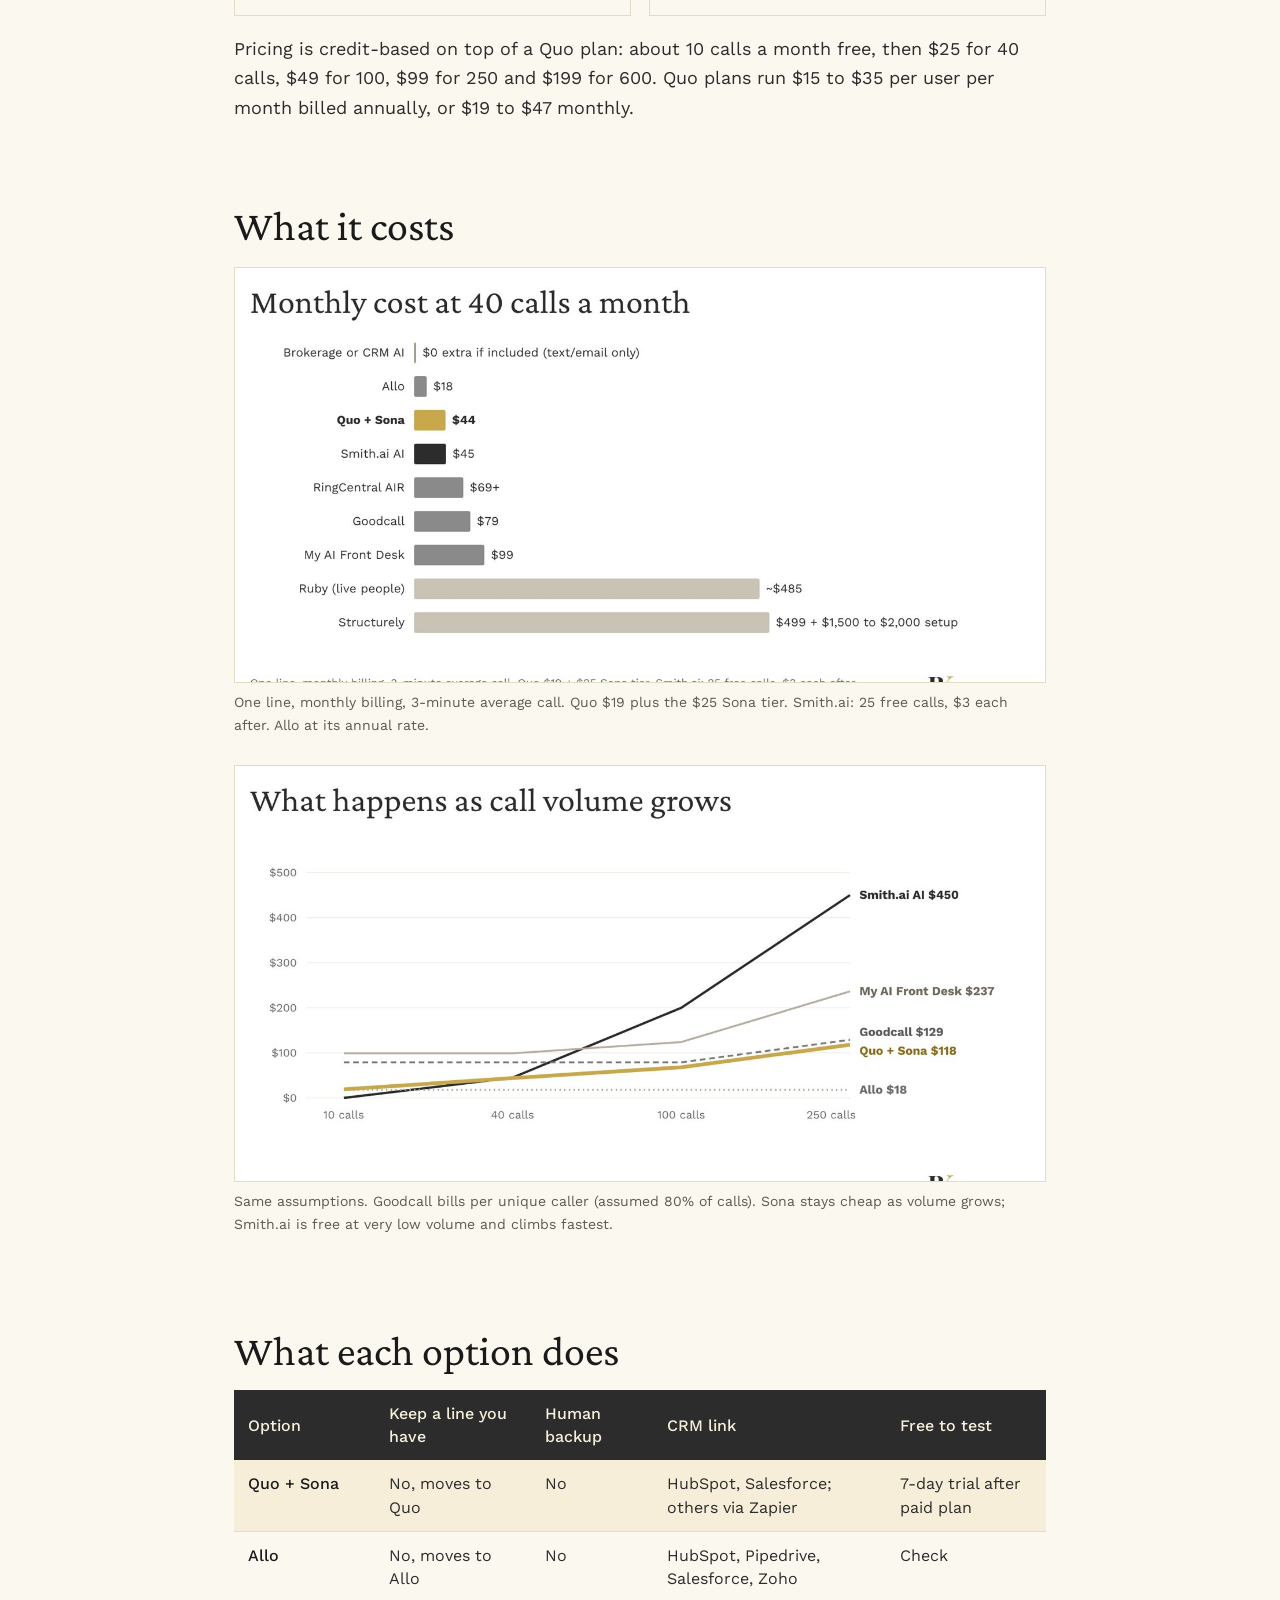
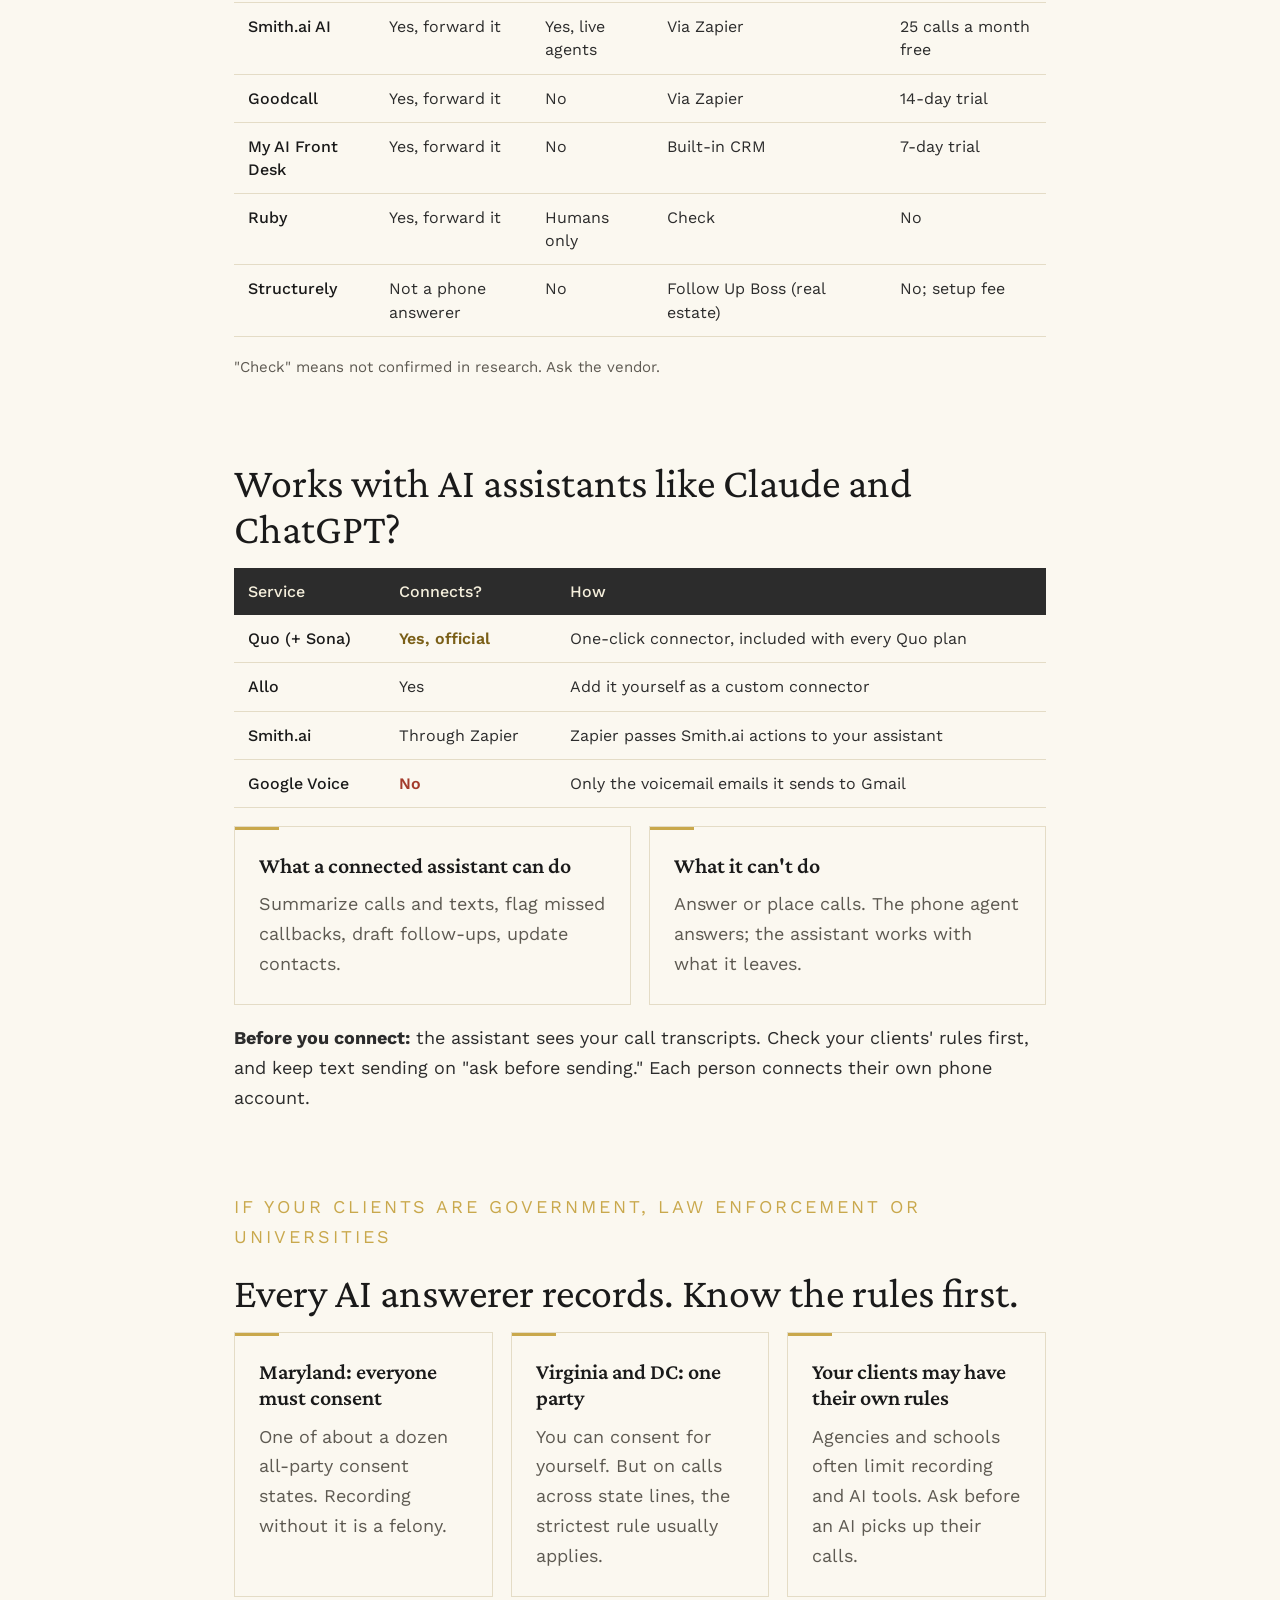
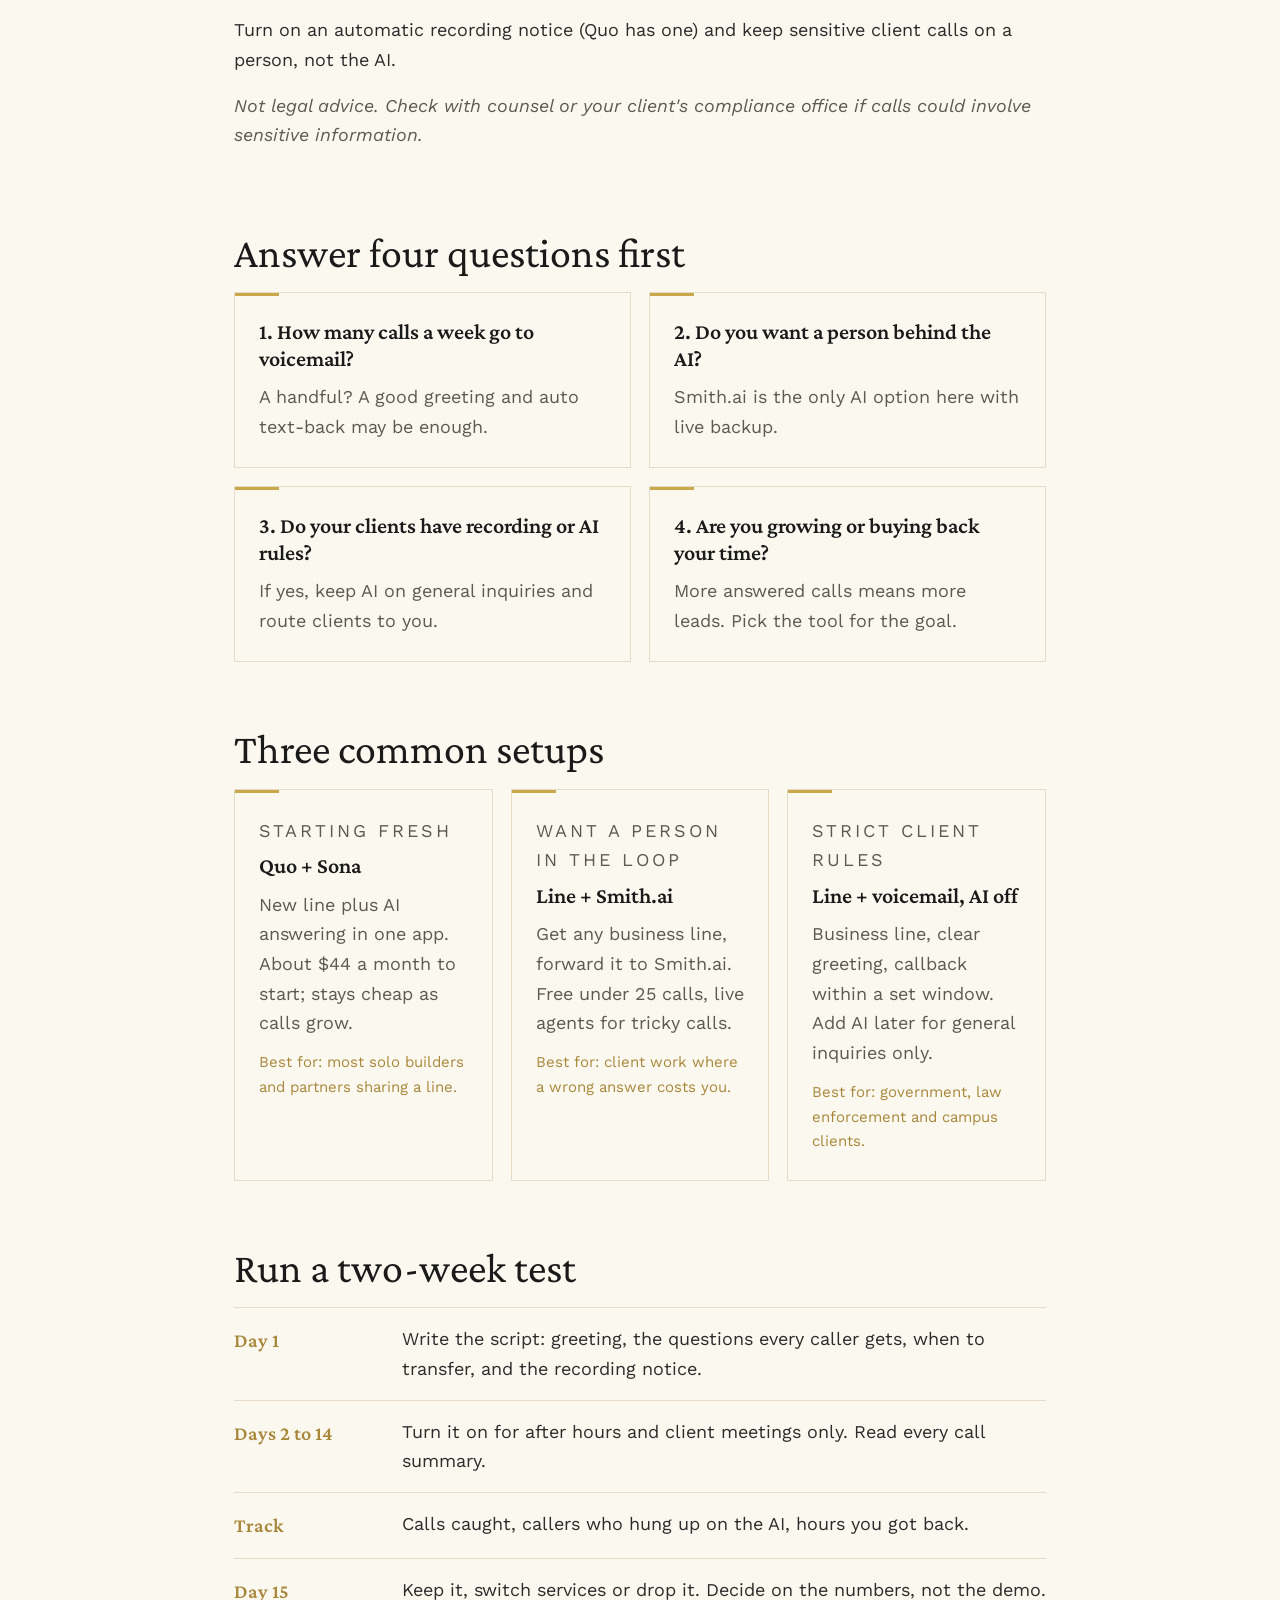
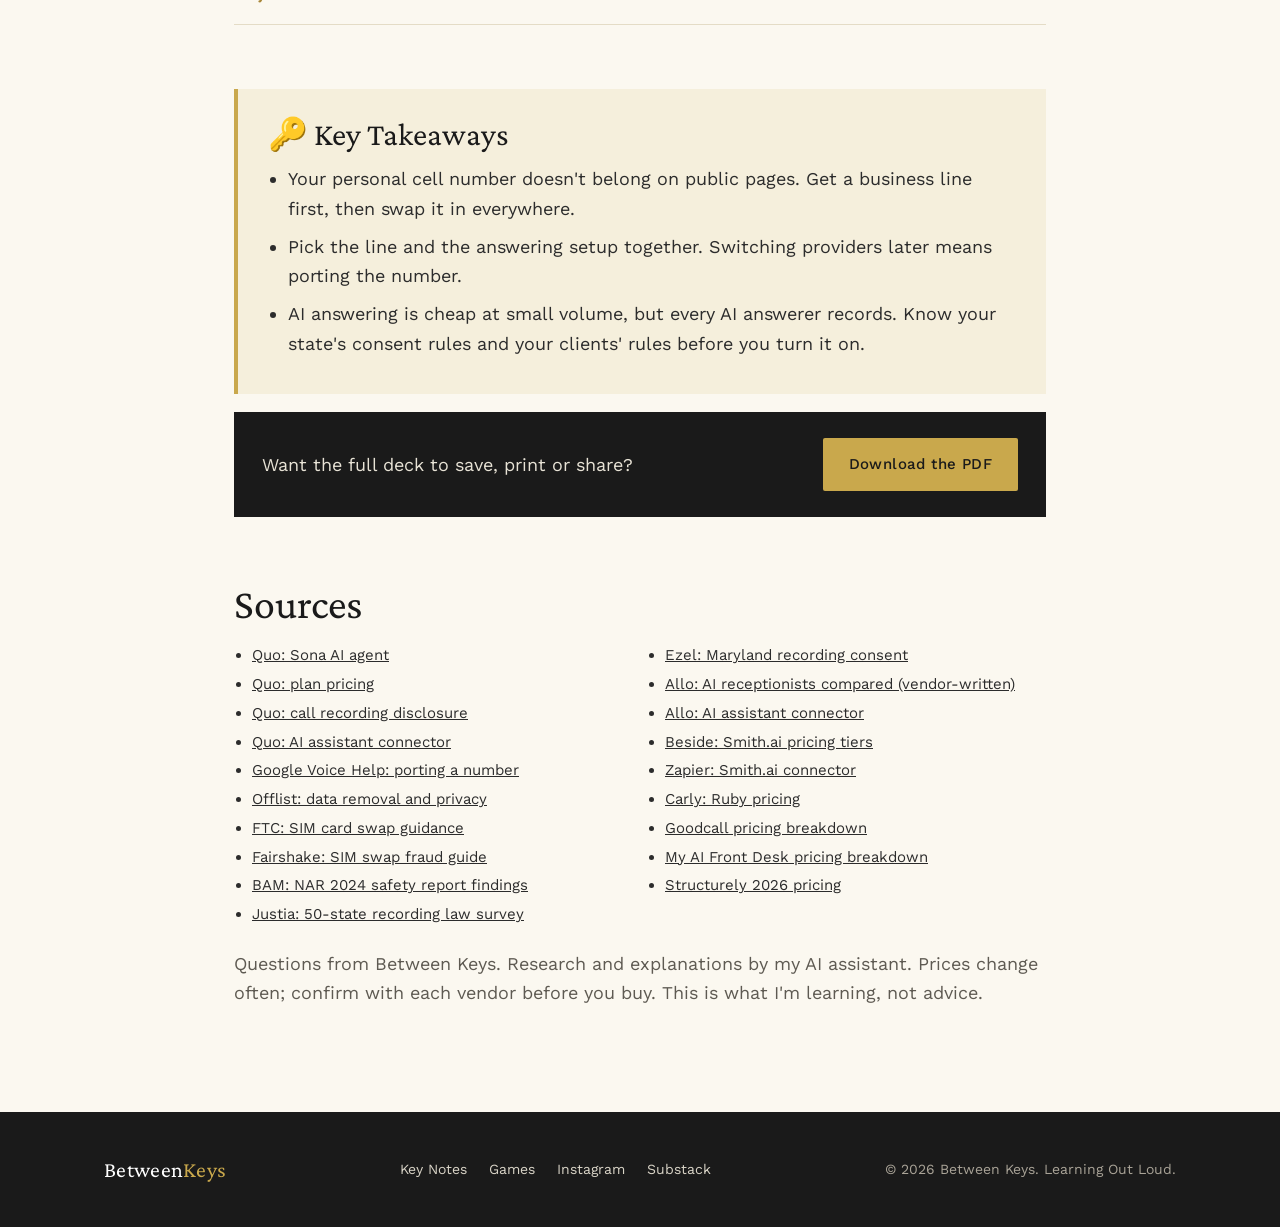
<file: key-notes/business-line/index.html>
<!doctype html>
<html lang="en">
<head>
  <meta charset="utf-8">
  <meta name="viewport" content="width=device-width, initial-scale=1">
  <title>Take Your Cell Number Off the Internet | Key Notes | Between Keys</title>
  <meta name="description" content="Why every business builder needs a business line, how to get your personal number off the web, and how AI phone answering services like Quo's Sona compare on cost and features.">
  <link rel="canonical" href="https://betweenkeys.org/key-notes/business-line/">

  <meta property="og:type" content="article">
  <meta property="og:site_name" content="Between Keys">
  <meta property="og:url" content="https://betweenkeys.org/key-notes/business-line/">
  <meta property="og:title" content="Take Your Cell Number Off the Internet">
  <meta property="og:description" content="Why every business builder needs a business line, and how to choose who (or what) answers it when you can't.">
  <meta property="og:image" content="https://betweenkeys.org/key-notes/business-line/social.jpg">
  <meta name="twitter:card" content="summary_large_image">

  <link rel="icon" href="/favicon.ico" sizes="any">
  <link rel="icon" type="image/png" href="/assets/favicon-32.png" sizes="32x32">
  <link rel="apple-touch-icon" href="/assets/apple-touch-icon.png">
  <meta name="theme-color" content="#1A1A1A">

  <link rel="preconnect" href="https://fonts.googleapis.com">
  <link rel="preconnect" href="https://fonts.gstatic.com" crossorigin>
  <link href="https://fonts.googleapis.com/css2?family=Crimson+Pro:ital,wght@0,400;0,600;1,400&family=Work+Sans:wght@400;500;600&display=swap" rel="stylesheet">
  <link rel="stylesheet" href="/styles.css">
  <style>
    .note-hero { background: var(--ink); color: #e8e3d6; padding: 88px 0 72px; }
    .note-hero h1 { font-family: var(--serif); font-weight: 400; font-size: clamp(40px, 6vw, 72px); line-height: 1.05; color: #fff; margin: 0 0 20px; max-width: 900px; }
    .note-hero .lede { font-size: 20px; max-width: 680px; color: #e8e3d6; margin: 0 0 28px; }
    .note-hero .meta { font-size: 14px; color: #a9a397; margin: 22px 0 0; }
    .note-hero .btn-ghost { margin-left: 10px; }
    .note { max-width: 860px; }
    .note section { padding: 64px 0 0; }
    .note section:last-of-type { padding-bottom: 88px; }
    .note h2 { font-size: clamp(30px, 4vw, 42px); }
    .note p, .note li { font-size: 18px; }
    .grid-2 { display: grid; grid-template-columns: repeat(2, 1fr); gap: 18px; }
    .grid-3 { display: grid; grid-template-columns: repeat(3, 1fr); gap: 18px; }
    .grid-4 { display: grid; grid-template-columns: repeat(2, 1fr); gap: 18px; }
    .note .card { padding: 26px 24px; }
    .note .card h3 { font-size: 22px; }
    .note .card .who { font-size: 15px; color: var(--gold-deep); margin-top: 12px; }
    .note .short { border-left: 3px solid var(--gold); padding: 6px 0 6px 24px; font-family: var(--serif); font-size: 28px; line-height: 1.3; color: var(--ink); margin: 0 0 18px; }
    .stats { display: grid; grid-template-columns: repeat(2, 1fr); gap: 28px; background: var(--ink); color: #cfc9ba; padding: 36px 32px; margin-top: 8px; }
    .stats .num { font-family: var(--serif); font-size: 84px; line-height: 1; color: var(--gold); }
    .stats p { margin: 8px 0 0; font-size: 16px; }
    .stats .tie { grid-column: 1 / -1; border-top: 1px solid rgba(201,168,76,.4); padding-top: 18px; color: #f5efdc; font-size: 18px; }
    .table-wrap { overflow-x: auto; -webkit-overflow-scrolling: touch; margin: 8px 0 18px; }
    table { width: 100%; border-collapse: collapse; font-size: 16px; line-height: 1.45; min-width: 560px; }
    th { background: var(--charcoal); color: #f5efdc; text-align: left; font-weight: 500; padding: 12px 14px; }
    td { padding: 12px 14px; border-bottom: 1px solid var(--line); vertical-align: top; }
    td:first-child { font-weight: 500; color: var(--ink); }
    tr.hl td { background: #F6EED8; }
    .good { color: #7A5F17; font-weight: 600; }
    .bad { color: #A33B2B; font-weight: 600; }
    ol.checklist { padding-left: 0; list-style: none; counter-reset: c; display: grid; gap: 12px; }
    ol.checklist li { counter-increment: c; position: relative; padding: 16px 18px 16px 62px; background: #fff; border: 1px solid var(--line); }
    ol.checklist li::before { content: counter(c); position: absolute; left: 18px; top: 10px; font-family: var(--serif); font-size: 30px; color: var(--gold-deep); }
    figure { margin: 18px 0 28px; }
    figure img { width: 100%; height: auto; border: 1px solid var(--line); background: #fff; }
    figcaption { font-size: 14px; color: var(--muted); margin-top: 8px; }
    .two-col { display: grid; grid-template-columns: 1fr 1fr; gap: 18px; }
    .two-col ul { padding-left: 20px; margin: 0; }
    .two-col li { margin-bottom: 6px; }
    .steps { list-style: none; padding: 0; margin: 0; border-top: 1px solid var(--line); }
    .steps li { display: grid; grid-template-columns: 150px 1fr; gap: 18px; padding: 16px 0; border-bottom: 1px solid var(--line); }
    .steps strong { font-family: var(--serif); font-size: 20px; color: var(--gold-deep); font-weight: 600; }
    .takeaways { background: var(--cream); border-left: 4px solid var(--gold); padding: 28px 30px; }
    .takeaways h2 { font-size: 32px; margin-bottom: 12px; }
    .takeaways ul { margin: 0; padding-left: 20px; }
    .takeaways li { margin-bottom: 8px; }
    .download { display: flex; flex-wrap: wrap; align-items: center; gap: 16px; background: var(--ink); color: #e8e3d6; padding: 26px 28px; margin-top: 18px; }
    .download p { margin: 0; flex: 1 1 280px; }
    .sources { font-size: 15px; columns: 2; column-gap: 32px; padding-left: 18px; }
    .sources li { font-size: 15px; break-inside: avoid; margin-bottom: 4px; }
    .credit { font-size: 14px; color: var(--muted); margin-top: 22px; }
    .legal { font-size: 15px; color: var(--muted); font-style: italic; }
    @media (max-width: 760px) {
      .grid-2, .grid-3, .grid-4, .two-col, .stats { grid-template-columns: 1fr; }
      .steps li { grid-template-columns: 1fr; gap: 4px; }
      .sources { columns: 1; }
      .note-hero .btn-ghost { margin: 12px 0 0; }
    }
  </style>
</head>
<body>

<header class="site-header">
  <div class="wrap">
    <a class="brand" href="/" aria-label="Between Keys home">
      <img src="/assets/bk-mark-gold.png" alt="" width="34" height="34">
      <span class="wordmark">Between<span>Keys</span></span>
    </a>
    <nav class="nav" aria-label="Main">
      <a href="/#about">About</a>
      <a href="/key-notes/">Key Notes</a>
      <a class="nav-games" href="/games/">Games</a>
    </nav>
  </div>
</header>

<main>
  <div class="note-hero">
    <div class="wrap">
      <p class="eyebrow">Key Notes · Business systems</p>
      <h1>Take your cell number off the internet</h1>
      <p class="lede">Why every business builder needs a business line, and how to choose who (or what) answers it when you can't.</p>
      <a class="btn btn-gold" href="take-your-cell-number-off-the-internet.pdf" download>Download the deck (PDF)</a>
      <a class="btn btn-ghost" href="#checklist">Jump to the checklist</a>
      <p class="meta">For agents, consultants, freelancers and entrepreneurs. Prices checked November 2026.</p>
    </div>
  </div>

  <div class="wrap note">

    <section aria-labelledby="short">
      <p class="eyebrow" id="short">The short version</p>
      <p class="short">Step one isn't optional. Get a business line and take your personal number off every public page.</p>
      <p>Step two is a choice: who picks up that line when you're with a client, on a site visit or done for the day.</p>
    </section>

    <section aria-labelledby="leaks">
      <h2 id="leaks">Where your number leaks</h2>
      <div class="grid-4">
        <article class="card"><h3>Agents</h3><p>Listings, Zillow and Realtor.com profiles, MLS, yard signs, brokerage rosters.</p></article>
        <article class="card"><h3>Consultants</h3><p>Proposals, vendor registrations, conference and training bios, course pages.</p></article>
        <article class="card"><h3>Freelancers and creatives</h3><p>Invoices, portfolio sites, marketplace profiles, press kits.</p></article>
        <article class="card"><h3>Everyone</h3><p>Google Business Profile, LinkedIn, email signatures, business cards.</p></article>
      </div>
    </section>

    <section aria-labelledby="why">
      <h2 id="why">Why your cell shouldn't be public</h2>
      <div class="grid-2">
        <article class="card"><h3>It gets scraped and sold</h3><p>Search engines index it. Data brokers attach it to your home address and family.</p></article>
        <article class="card"><h3>It's a key to your accounts</h3><p>In a SIM swap, a scammer gets your carrier to move your number, then resets your logins.</p></article>
        <article class="card"><h3>It invites the wrong callers</h3><p>Spam, scams and people you never meant to give direct access to.</p></article>
        <article class="card"><h3>It outlives the business</h3><p>A business line can be forwarded or shut off when you pivot or step back. Your cell keeps ringing.</p></article>
      </div>
      <p class="muted" style="margin-top:18px">Consumer fraud guidance recommends using an alternate number, like a VoIP line, for public and business use.</p>
    </section>

    <section aria-labelledby="measurable">
      <h2 id="measurable">For real estate agents, it's measurable</h2>
      <div class="stats">
        <div><div class="num">22%</div><p>feared for their personal safety or the safety of their personal information in 2024</p></div>
        <div><div class="num">86%</div><p>showed properties alone</p></div>
        <p class="tie">You meet strangers alone. A business line means they never have your personal number, the one that leads to your home address.</p>
      </div>
      <p class="muted" style="font-size:14px;margin-top:10px">Source: National Association of REALTORS, 2024 Member Safety Residential Report.</p>
    </section>

    <section aria-labelledby="line">
      <h2 id="line">Get a business line: pick one</h2>
      <div class="table-wrap"><table>
        <tr><th>Option</th><th>Good for</th><th>Watch out for</th></tr>
        <tr><td>Google Voice</td><td>Free or cheap; rings your existing phone</td><td>Basic features; no AI answering; moving it later means porting</td></tr>
        <tr><td>VoIP phone app<br><span class="muted">Quo, Allo, RingCentral</span></td><td>Shared inbox for partners, texting, recording, AI answering add-ons</td><td>Per-user monthly fee; switching later means porting the number</td></tr>
        <tr><td>Second cell plan</td><td>Simple; works anywhere</td><td>Second device or eSIM; no team sharing; moving it later means porting</td></tr>
      </table></div>
      <p>Every option locks you in a little: switching providers later means porting the number (possibly for a fee), usually 1 to 2 weeks. So pick the line and the answering setup together. AI add-ons like Sona only run on their own provider's numbers. Standalone answering services work with any line through call forwarding.</p>
    </section>

    <section aria-labelledby="checklist">
      <h2 id="checklist">Getting your number off the web</h2>
      <ol class="checklist">
        <li>Get the business line live first. Don't pull your cell until it works.</li>
        <li>Swap it on your website, Google Business Profile, LinkedIn and social bios.</li>
        <li>Update directory and marketplace profiles: Zillow, vendor portals, Upwork and the like.</li>
        <li>Fix the templates: proposals, invoices, email signature, cards.</li>
        <li>Ask your carrier for a port-out PIN or number lock on your cell.</li>
        <li>Move bank and email two-factor codes to an authenticator app.</li>
        <li>Opt out of the major people-search sites. Expect to repeat it.</li>
      </ol>
    </section>

    <section aria-labelledby="field">
      <h2 id="field">Who answers when you can't: four kinds</h2>
      <div class="grid-2">
        <article class="card"><h3>AI built into a phone system</h3><p>You get the line and the AI in one app.</p><p class="who">Quo Sona · Allo · RingCentral AIR</p></article>
        <article class="card"><h3>Standalone AI receptionist</h3><p>Forward a line you already have to it.</p><p class="who">Smith.ai AI · Goodcall · My AI Front Desk</p></article>
        <article class="card"><h3>Live human receptionist</h3><p>A person answers. Billed by the minute or call.</p><p class="who">Ruby · Smith.ai live</p></article>
        <article class="card"><h3>Lead follow-up AI</h3><p>Texts, emails and calls leads to qualify them.</p><p class="who">Structurely (real estate) · CRM assistants</p></article>
      </div>
      <p style="margin-top:18px">If you're getting a new line anyway, the first group does both jobs at once.</p>
    </section>

    <section aria-labelledby="sona">
      <h2 id="sona">A closer look: Quo's Sona</h2>
      <div class="two-col">
        <div class="card"><h3>What it does</h3><ul>
          <li>Answers inbound calls 24/7 and handles common questions</li>
          <li>Takes messages and asks your own intake questions</li>
          <li>Transfers to a person when needed</li>
          <li>Texts links mid-call (booking pages, forms, directions)</li>
          <li>Records, summarizes and logs every call</li></ul></div>
        <div class="card"><h3>What it doesn't</h3><ul>
          <li>No outbound calls, inbound only</li>
          <li>Works only inside Quo's phone system</li>
          <li>Can't switch languages mid-call (English, Spanish, French)</li>
          <li>No live receptionist behind it</li>
          <li>Requires a paid Quo plan first</li></ul></div>
      </div>
      <p style="margin-top:18px">Pricing is credit-based on top of a Quo plan: about 10 calls a month free, then $25 for 40 calls, $49 for 100, $99 for 250 and $199 for 600. Quo plans run $15 to $35 per user per month billed annually, or $19 to $47 monthly.</p>
    </section>

    <section aria-labelledby="cost">
      <h2 id="cost">What it costs</h2>
      <figure>
        <img src="chart-cost-40.jpg" width="1400" height="716" alt="Monthly cost at 40 calls a month: Allo $18, Quo plus Sona $44, Smith.ai AI $45, RingCentral AIR $69 plus, Goodcall $79, My AI Front Desk $99, Ruby about $485, Structurely $499 plus a $1,500 to $2,000 setup fee.">
        <figcaption>One line, monthly billing, 3-minute average call. Quo $19 plus the $25 Sona tier. Smith.ai: 25 free calls, $3 each after. Allo at its annual rate.</figcaption>
      </figure>
      <figure>
        <img src="chart-cost-growth.jpg" width="1400" height="716" alt="Monthly cost at 10, 40, 100 and 250 calls. Quo plus Sona rises from $19 to $118. Smith.ai AI from $0 to $450. Goodcall from $79 to $129. My AI Front Desk from $99 to $237. Allo stays at $18.">
        <figcaption>Same assumptions. Goodcall bills per unique caller (assumed 80% of calls). Sona stays cheap as volume grows; Smith.ai is free at very low volume and climbs fastest.</figcaption>
      </figure>
    </section>

    <section aria-labelledby="compare">
      <h2 id="compare">What each option does</h2>
      <div class="table-wrap"><table>
        <tr><th>Option</th><th>Keep a line you have</th><th>Human backup</th><th>CRM link</th><th>Free to test</th></tr>
        <tr class="hl"><td>Quo + Sona</td><td>No, moves to Quo</td><td>No</td><td>HubSpot, Salesforce; others via Zapier</td><td>7-day trial after paid plan</td></tr>
        <tr><td>Allo</td><td>No, moves to Allo</td><td>No</td><td>HubSpot, Pipedrive, Salesforce, Zoho</td><td>Check</td></tr>
        <tr><td>Smith.ai AI</td><td>Yes, forward it</td><td>Yes, live agents</td><td>Via Zapier</td><td>25 calls a month free</td></tr>
        <tr><td>Goodcall</td><td>Yes, forward it</td><td>No</td><td>Via Zapier</td><td>14-day trial</td></tr>
        <tr><td>My AI Front Desk</td><td>Yes, forward it</td><td>No</td><td>Built-in CRM</td><td>7-day trial</td></tr>
        <tr><td>Ruby</td><td>Yes, forward it</td><td>Humans only</td><td>Check</td><td>No</td></tr>
        <tr><td>Structurely</td><td>Not a phone answerer</td><td>No</td><td>Follow Up Boss (real estate)</td><td>No; setup fee</td></tr>
      </table></div>
      <p class="muted" style="font-size:15px">"Check" means not confirmed in research. Ask the vendor.</p>
    </section>

    <section aria-labelledby="ai">
      <h2 id="ai">Works with AI assistants like Claude and ChatGPT?</h2>
      <div class="table-wrap"><table>
        <tr><th>Service</th><th>Connects?</th><th>How</th></tr>
        <tr><td>Quo (+ Sona)</td><td class="good">Yes, official</td><td>One-click connector, included with every Quo plan</td></tr>
        <tr><td>Allo</td><td>Yes</td><td>Add it yourself as a custom connector</td></tr>
        <tr><td>Smith.ai</td><td>Through Zapier</td><td>Zapier passes Smith.ai actions to your assistant</td></tr>
        <tr><td>Google Voice</td><td class="bad">No</td><td>Only the voicemail emails it sends to Gmail</td></tr>
      </table></div>
      <div class="grid-2">
        <article class="card"><h3>What a connected assistant can do</h3><p>Summarize calls and texts, flag missed callbacks, draft follow-ups, update contacts.</p></article>
        <article class="card"><h3>What it can't do</h3><p>Answer or place calls. The phone agent answers; the assistant works with what it leaves.</p></article>
      </div>
      <p style="margin-top:18px"><strong>Before you connect:</strong> the assistant sees your call transcripts. Check your clients' rules first, and keep text sending on "ask before sending." Each person connects their own phone account.</p>
    </section>

    <section aria-labelledby="recording">
      <p class="eyebrow">If your clients are government, law enforcement or universities</p>
      <h2 id="recording">Every AI answerer records. Know the rules first.</h2>
      <div class="grid-3">
        <article class="card"><h3>Maryland: everyone must consent</h3><p>One of about a dozen all-party consent states. Recording without it is a felony.</p></article>
        <article class="card"><h3>Virginia and DC: one party</h3><p>You can consent for yourself. But on calls across state lines, the strictest rule usually applies.</p></article>
        <article class="card"><h3>Your clients may have their own rules</h3><p>Agencies and schools often limit recording and AI tools. Ask before an AI picks up their calls.</p></article>
      </div>
      <p style="margin-top:18px">Turn on an automatic recording notice (Quo has one) and keep sensitive client calls on a person, not the AI.</p>
      <p class="legal">Not legal advice. Check with counsel or your client's compliance office if calls could involve sensitive information.</p>
    </section>

    <section aria-labelledby="questions">
      <h2 id="questions">Answer four questions first</h2>
      <div class="grid-2">
        <article class="card"><h3>1. How many calls a week go to voicemail?</h3><p>A handful? A good greeting and auto text-back may be enough.</p></article>
        <article class="card"><h3>2. Do you want a person behind the AI?</h3><p>Smith.ai is the only AI option here with live backup.</p></article>
        <article class="card"><h3>3. Do your clients have recording or AI rules?</h3><p>If yes, keep AI on general inquiries and route clients to you.</p></article>
        <article class="card"><h3>4. Are you growing or buying back your time?</h3><p>More answered calls means more leads. Pick the tool for the goal.</p></article>
      </div>
    </section>

    <section aria-labelledby="setups">
      <h2 id="setups">Three common setups</h2>
      <div class="grid-3">
        <article class="card"><p class="eyebrow" style="margin-bottom:8px">Starting fresh</p><h3>Quo + Sona</h3><p>New line plus AI answering in one app. About $44 a month to start; stays cheap as calls grow.</p><p class="who">Best for: most solo builders and partners sharing a line.</p></article>
        <article class="card"><p class="eyebrow" style="margin-bottom:8px">Want a person in the loop</p><h3>Line + Smith.ai</h3><p>Get any business line, forward it to Smith.ai. Free under 25 calls, live agents for tricky calls.</p><p class="who">Best for: client work where a wrong answer costs you.</p></article>
        <article class="card"><p class="eyebrow" style="margin-bottom:8px">Strict client rules</p><h3>Line + voicemail, AI off</h3><p>Business line, clear greeting, callback within a set window. Add AI later for general inquiries only.</p><p class="who">Best for: government, law enforcement and campus clients.</p></article>
      </div>
    </section>

    <section aria-labelledby="test">
      <h2 id="test">Run a two-week test</h2>
      <ul class="steps">
        <li><strong>Day 1</strong><span>Write the script: greeting, the questions every caller gets, when to transfer, and the recording notice.</span></li>
        <li><strong>Days 2 to 14</strong><span>Turn it on for after hours and client meetings only. Read every call summary.</span></li>
        <li><strong>Track</strong><span>Calls caught, callers who hung up on the AI, hours you got back.</span></li>
        <li><strong>Day 15</strong><span>Keep it, switch services or drop it. Decide on the numbers, not the demo.</span></li>
      </ul>
    </section>

    <section aria-labelledby="takeaways">
      <div class="takeaways">
        <h2 id="takeaways">🔑 Key Takeaways</h2>
        <ul>
          <li>Your personal cell number doesn't belong on public pages. Get a business line first, then swap it in everywhere.</li>
          <li>Pick the line and the answering setup together. Switching providers later means porting the number.</li>
          <li>AI answering is cheap at small volume, but every AI answerer records. Know your state's consent rules and your clients' rules before you turn it on.</li>
        </ul>
      </div>
      <div class="download">
        <p>Want the full deck to save, print or share?</p>
        <a class="btn btn-gold" href="take-your-cell-number-off-the-internet.pdf" download>Download the PDF</a>
      </div>
    </section>

    <section aria-labelledby="sources">
      <h2 id="sources">Sources</h2>
      <ul class="sources">
        <li><a href="https://www.quo.com/sona" target="_blank" rel="noopener">Quo: Sona AI agent</a></li>
        <li><a href="https://www.quo.com/blog/quo-pricing/" target="_blank" rel="noopener">Quo: plan pricing</a></li>
        <li><a href="https://www.quo.com/blog/call-recording-disclosure/" target="_blank" rel="noopener">Quo: call recording disclosure</a></li>
        <li><a href="https://www.quo.com/product/ai/mcp" target="_blank" rel="noopener">Quo: AI assistant connector</a></li>
        <li><a href="https://support.google.com/voice/answer/1065667" target="_blank" rel="noopener">Google Voice Help: porting a number</a></li>
        <li><a href="https://www.offlist.me/blog/data-removal-real-estate-agents" target="_blank" rel="noopener">Offlist: data removal and privacy</a></li>
        <li><a href="https://consumer.ftc.gov/node/76732" target="_blank" rel="noopener">FTC: SIM card swap guidance</a></li>
        <li><a href="https://fairshake.com/consumer-guides/sim-swap-fraud/" target="_blank" rel="noopener">Fairshake: SIM swap fraud guide</a></li>
        <li><a href="https://nowbam.com/86-of-realtors-show-homes-alone-heres-how-to-stay-safer/" target="_blank" rel="noopener">BAM: NAR 2024 safety report findings</a></li>
        <li><a href="https://www.justia.com/documents/50-state-surveys-recording-calls-and-conversations.pdf" target="_blank" rel="noopener">Justia: 50-state recording law survey</a></li>
        <li><a href="https://ezel.ai/surveys/call-conversation-recording-consent-requirements/maryland" target="_blank" rel="noopener">Ezel: Maryland recording consent</a></li>
        <li><a href="https://withallo.com/blog/ai-receptionist-real-estate" target="_blank" rel="noopener">Allo: AI receptionists compared (vendor-written)</a></li>
        <li><a href="https://www.withallo.com/en/mcp" target="_blank" rel="noopener">Allo: AI assistant connector</a></li>
        <li><a href="https://www.beside.com/blog/smith-ai-alternatives" target="_blank" rel="noopener">Beside: Smith.ai pricing tiers</a></li>
        <li><a href="https://zapier.com/mcp/smithai-zapier-app-da100556" target="_blank" rel="noopener">Zapier: Smith.ai connector</a></li>
        <li><a href="https://www.usecarly.com/blog/ruby-receptionist/" target="_blank" rel="noopener">Carly: Ruby pricing</a></li>
        <li><a href="https://dailyaifixs.com/blog/goodcall-pricing-2026-the-unique-customer-catch" target="_blank" rel="noopener">Goodcall pricing breakdown</a></li>
        <li><a href="https://dailyaifixs.com/blog/my-ai-front-desk-pricing-2026-the-200-minute-wall" target="_blank" rel="noopener">My AI Front Desk pricing breakdown</a></li>
        <li><a href="https://aitoolsbakery.com/blog/structurely-pricing-2026/" target="_blank" rel="noopener">Structurely 2026 pricing</a></li>
      </ul>
      <p class="credit">Questions from Between Keys. Research and explanations by my AI assistant. Prices change often; confirm with each vendor before you buy. This is what I'm learning, not advice.</p>
    </section>

  </div>
</main>

<footer class="site-footer">
  <div class="wrap">
    <span class="wordmark">Between<span>Keys</span></span>
    <div class="footer-links">
      <a href="/key-notes/">Key Notes</a>
      <a href="/games/">Games</a>
      <a href="https://www.instagram.com/betweenkeystofree/" target="_blank" rel="noopener">Instagram</a>
      <a href="https://substack.com/@betweenkeys" target="_blank" rel="noopener">Substack</a>
    </div>
    <span>© <span id="yr">2026</span> Between Keys. Learning Out Loud.</span>
  </div>
</footer>
<script>document.getElementById("yr").textContent = new Date().getFullYear();</script>
</body>
</html>
</file>
<file: styles.css>
:root {
  --gold: #C9A84C;
  --gold-deep: #A8873A;
  --charcoal: #2C2C2C;
  --ink: #1A1A1A;
  --cream: #F5EFDC;
  --paper: #FBF8F0;
  --muted: #5E5A52;
  --line: #E4DCC6;
  --serif: "Crimson Pro", Georgia, "Times New Roman", serif;
  --sans: "Work Sans", Arial, Helvetica, sans-serif;
  --max: 1120px;
}

* { box-sizing: border-box; }
html { scroll-behavior: smooth; }
body {
  margin: 0;
  font-family: var(--sans);
  font-size: 17px;
  line-height: 1.65;
  color: var(--charcoal);
  background: var(--paper);
  -webkit-font-smoothing: antialiased;
}
img { max-width: 100%; display: block; }
a { color: inherit; }
.wrap { width: 100%; max-width: var(--max); margin: 0 auto; padding: 0 24px; }

/* Piano key rule, used as a section divider */
/* One octave = 7 white keys, black keys in a group of 2 then a group of 3 */
.keys-rule {
  height: 30px;
  background: url("data:image/svg+xml,<svg xmlns='http://www.w3.org/2000/svg' width='98' height='30'><rect width='98' height='30' fill='%23FBF8F0'/><g fill='%23CFC5AC'><rect x='0' width='1' height='30'/><rect x='14' width='1' height='30'/><rect x='28' width='1' height='30'/><rect x='42' width='1' height='30'/><rect x='56' width='1' height='30'/><rect x='70' width='1' height='30'/><rect x='84' width='1' height='30'/></g><g fill='%232C2C2C'><rect x='9' width='9' height='18' rx='1'/><rect x='24' width='9' height='18' rx='1'/><rect x='51' width='9' height='18' rx='1'/><rect x='65.5' width='9' height='18' rx='1'/><rect x='80' width='9' height='18' rx='1'/></g></svg>") repeat-x left top;
  border-top: 1px solid #CFC5AC;
  border-bottom: 1px solid #CFC5AC;
}

/* Header */
.site-header {
  position: sticky; top: 0; z-index: 20;
  background: rgba(26, 26, 26, .94);
  backdrop-filter: blur(8px);
  border-bottom: 1px solid rgba(201, 168, 76, .25);
}
.site-header .wrap { display: flex; align-items: center; justify-content: space-between; height: 64px; }
.brand { display: flex; align-items: center; gap: 10px; text-decoration: none; flex-shrink: 0; margin-right: 28px; }
.brand img { width: 34px; height: 34px; }
.wordmark { font-family: var(--serif); font-size: 26px; line-height: 1; color: #fff; letter-spacing: .3px; }
.wordmark span { color: var(--gold); }
.nav { display: flex; gap: 22px; }
.nav a { white-space: nowrap; color: #d9d4c7; text-decoration: none; font-size: 14px; letter-spacing: .6px; text-transform: uppercase; }
.nav a:hover { color: var(--gold); }

@media (max-width: 1240px) { .nav a.nav-sec { display: none; } }

/* Hero */
.hero {
  position: relative;
  color: #fff;
  background: var(--ink) url("assets/hero-keys.jpg") center bottom / cover no-repeat;
  min-height: 86vh;
  display: flex; align-items: center;
}
.hero::before {
  content: ""; position: absolute; inset: 0;
  background: linear-gradient(180deg, rgba(10,10,10,.55) 0%, rgba(10,10,10,.35) 55%, rgba(10,10,10,.75) 100%);
}
.hero .wrap { position: relative; padding-top: 72px; padding-bottom: 96px; }
.eyebrow {
  font-size: 13px; letter-spacing: 3px; text-transform: uppercase; color: var(--gold);
  margin: 0 0 18px;
}
.hero h1 {
  font-family: var(--serif); font-weight: 400;
  font-size: clamp(48px, 8vw, 104px); line-height: 1; margin: 0 0 22px;
}
.hero h1 span { color: var(--gold); }
.hero .tagline { font-family: var(--serif); font-size: clamp(22px, 3vw, 30px); color: var(--cream); margin: 0 0 22px; }
.hero .lede { max-width: 560px; font-size: 18px; color: #e8e3d6; margin: 0 0 34px; }
.emoji-keys { font-size: 26px; letter-spacing: 10px; margin: 0 0 28px; }

.btn {
  display: inline-block; text-decoration: none; font-weight: 500; font-size: 15px;
  padding: 14px 26px; border-radius: 2px; letter-spacing: .4px;
  transition: background .2s, color .2s, border-color .2s;
}
.btn-gold { background: var(--gold); color: var(--ink); }
.btn-gold:hover { background: #d8b95c; }
.btn-ghost { border: 1px solid rgba(245,239,220,.6); color: var(--cream); margin-left: 10px; }
.btn-ghost:hover { border-color: var(--gold); color: var(--gold); }

/* Sections */
section { padding: 96px 0; }
.section-head { max-width: 680px; margin-bottom: 52px; }
.section-head .eyebrow { color: var(--gold-deep); }
h2 { font-family: var(--serif); font-weight: 400; font-size: clamp(34px, 4.5vw, 52px); line-height: 1.1; margin: 0 0 16px; color: var(--ink); }
h3 { font-family: var(--serif); font-weight: 600; font-size: 26px; line-height: 1.2; margin: 0 0 10px; color: var(--ink); }
p { margin: 0 0 16px; }
.muted { color: var(--muted); }

/* About */
.about-grid { display: grid; grid-template-columns: 1.1fr .9fr; gap: 64px; align-items: start; }
.pullquote {
  font-family: var(--serif); font-size: 30px; line-height: 1.3; color: var(--ink);
  border-left: 3px solid var(--gold); padding: 6px 0 6px 26px; margin: 0;
}

/* Three keys */
.three-keys { background: var(--cream); }
.cards { display: grid; grid-template-columns: repeat(3, 1fr); gap: 24px; }
.card {
  background: var(--paper); border: 1px solid var(--line); padding: 34px 30px;
  position: relative;
}
.card::before { content: ""; position: absolute; top: 0; left: 0; width: 44px; height: 3px; background: var(--gold); }
.card .icon { font-size: 30px; margin-bottom: 14px; }
.card p { color: var(--muted); margin: 0; }

/* Pillars */
.pillars { display: grid; grid-template-columns: repeat(2, 1fr); gap: 0; border-top: 1px solid var(--line); }
.pillar { padding: 34px 34px 34px 0; border-bottom: 1px solid var(--line); }
.pillar:nth-child(odd) { border-right: 1px solid var(--line); }
.pillar:nth-child(even) { padding-left: 34px; }
.pillar .num { font-family: var(--serif); color: var(--gold-deep); font-size: 18px; margin-bottom: 6px; }
.pillar p { color: var(--muted); margin: 0; }

/* Keys to Code */
.ktc { background: var(--ink); color: #e8e3d6; }
.ktc h2, .ktc h3 { color: #fff; }
.ktc .section-head .eyebrow { color: var(--gold); }
.ktc-grid { display: grid; grid-template-columns: repeat(3, 1fr); gap: 1px; background: rgba(201,168,76,.3); border: 1px solid rgba(201,168,76,.3); }
.ktc-item { background: var(--ink); padding: 36px 30px; }
.ktc-item .label { font-size: 12px; letter-spacing: 3px; text-transform: uppercase; color: var(--gold); margin-bottom: 12px; }
.ktc-item p { margin: 0; color: #cfc9ba; }
.ktc-cta { margin-top: 44px; display: flex; flex-wrap: wrap; align-items: center; gap: 18px 28px; }
.ktc-cta .line { font-family: var(--serif); font-size: 30px; color: #fff; }
.hashtag { font-size: 15px; letter-spacing: 1px; color: var(--gold); }

/* How it works */
.how-list { list-style: none; padding: 0; margin: 0; display: grid; grid-template-columns: repeat(2, 1fr); gap: 28px 48px; }
.how-list li { padding-left: 34px; position: relative; }
.how-list li::before { content: "🔑"; position: absolute; left: 0; top: 2px; font-size: 18px; }
.how-list strong { display: block; font-family: var(--serif); font-size: 22px; font-weight: 600; color: var(--ink); margin-bottom: 4px; }
.how-list span { color: var(--muted); }

/* Coalition */
.coalition { background: var(--cream); }
.coalition-grid { display: grid; grid-template-columns: repeat(3, 1fr); gap: 24px; }
.coalition-grid .card { display: flex; flex-direction: column; }
.coalition-grid .card .tag { font-size: 12px; letter-spacing: 2px; text-transform: uppercase; color: var(--gold-deep); margin-bottom: 10px; }
.coalition-grid .card a.more { margin-top: 18px; font-weight: 500; color: var(--ink); text-decoration-color: var(--gold); text-underline-offset: 4px; }

/* Work with me */
.work-grid { display: grid; grid-template-columns: .95fr 1.05fr; gap: 64px; align-items: start; }
.services { display: grid; grid-template-columns: 1fr 1fr; gap: 18px; }
.service { border: 1px solid var(--line); background: #fff; padding: 24px 22px; }
.service h3 { font-size: 21px; }
.service p { color: var(--muted); margin: 0; font-size: 15px; }
.work-cta { margin-top: 28px; }
.small-note { font-size: 14px; color: var(--muted); margin-top: 14px; }

/* Follow */
.follow { text-align: center; }
.follow .section-head { margin: 0 auto 30px; }
.follow .sub { font-family: var(--serif); font-size: 26px; color: var(--gold-deep); margin: 0 0 14px; }
.follow-buttons { display: flex; flex-wrap: wrap; justify-content: center; gap: 12px; }
.btn-outline { border: 1px solid var(--charcoal); color: var(--charcoal); }
.btn-outline:hover { border-color: var(--gold-deep); color: var(--gold-deep); }

/* Footer */
.site-footer { background: var(--ink); color: #a9a397; padding: 46px 0; font-size: 14px; }
.site-footer .wrap { display: flex; flex-wrap: wrap; justify-content: space-between; align-items: center; gap: 18px; }
.site-footer .wordmark { font-size: 22px; }
.site-footer a { color: #d9d4c7; text-decoration: none; }
.site-footer a:hover { color: var(--gold); }
.footer-links { display: flex; flex-wrap: wrap; gap: 10px 22px; }

/* Responsive */
@media (max-width: 900px) {
  .nav a:not(.nav-games) { display: none; }
  .nav a.nav-games { border: 1px solid var(--gold); border-radius: 999px; padding: 6px 14px; color: var(--gold); }
  .about-grid, .cards, .ktc-grid, .coalition-grid, .work-grid { grid-template-columns: 1fr; }
  .work-grid { gap: 36px; }
  .pillars { grid-template-columns: 1fr; }
  .pillar, .pillar:nth-child(even) { padding: 28px 0; border-right: none; }
  .pillar:nth-child(odd) { border-right: none; }
  .how-list { grid-template-columns: 1fr; }
  section { padding: 72px 0; }
  .about-grid { gap: 36px; }
}
@media (max-width: 520px) {
  .wrap { padding: 0 16px; }
  .btn-ghost { margin: 12px 0 0; }
  .services { grid-template-columns: 1fr; }
  .hero { min-height: 78vh; }
}

/* Home buying referral */
.homebuy { background: var(--ink); color: #e8e3d6; padding: 72px 0; }
.homebuy h2 { color: #fff; }
.homebuy .eyebrow { color: var(--gold); }
.homebuy .small-note { color: #a9a397; }
.homebuy-inner { display: grid; grid-template-columns: 1fr auto; gap: 48px; align-items: center; }
.homebuy-inner p { max-width: 640px; }
@media (max-width: 900px) { .homebuy-inner { grid-template-columns: 1fr; gap: 24px; } .homebuy-inner .btn { justify-self: start; } }

/* Request form */
.request-form { margin-top: 56px; background: #fff; border: 1px solid var(--line); padding: 36px; max-width: 760px; scroll-margin-top: 80px; }
.request-form label { display: block; font-size: 14px; font-weight: 500; color: var(--ink); margin-bottom: 18px; }
.request-form input, .request-form select, .request-form textarea {
  display: block; width: 100%; margin-top: 6px; padding: 12px 14px; font: inherit; font-size: 16px; font-weight: 400;
  color: var(--charcoal); background: var(--paper); border: 1px solid var(--line); border-radius: 2px;
}
.request-form input:focus, .request-form select:focus, .request-form textarea:focus { outline: 2px solid var(--gold); outline-offset: 1px; border-color: var(--gold); }
.field-row { display: grid; grid-template-columns: 1fr 1fr; gap: 0 18px; }
.request-form button { border: 0; cursor: pointer; }
.request-form button:disabled { opacity: .6; cursor: wait; }
.form-status { margin: 14px 0 0; font-size: 15px; color: var(--muted); min-height: 1.5em; }
.hp { position: absolute; left: -9999px; }
@media (max-width: 520px) { .request-form { padding: 24px 18px; } .field-row { grid-template-columns: 1fr; } }
</file>
